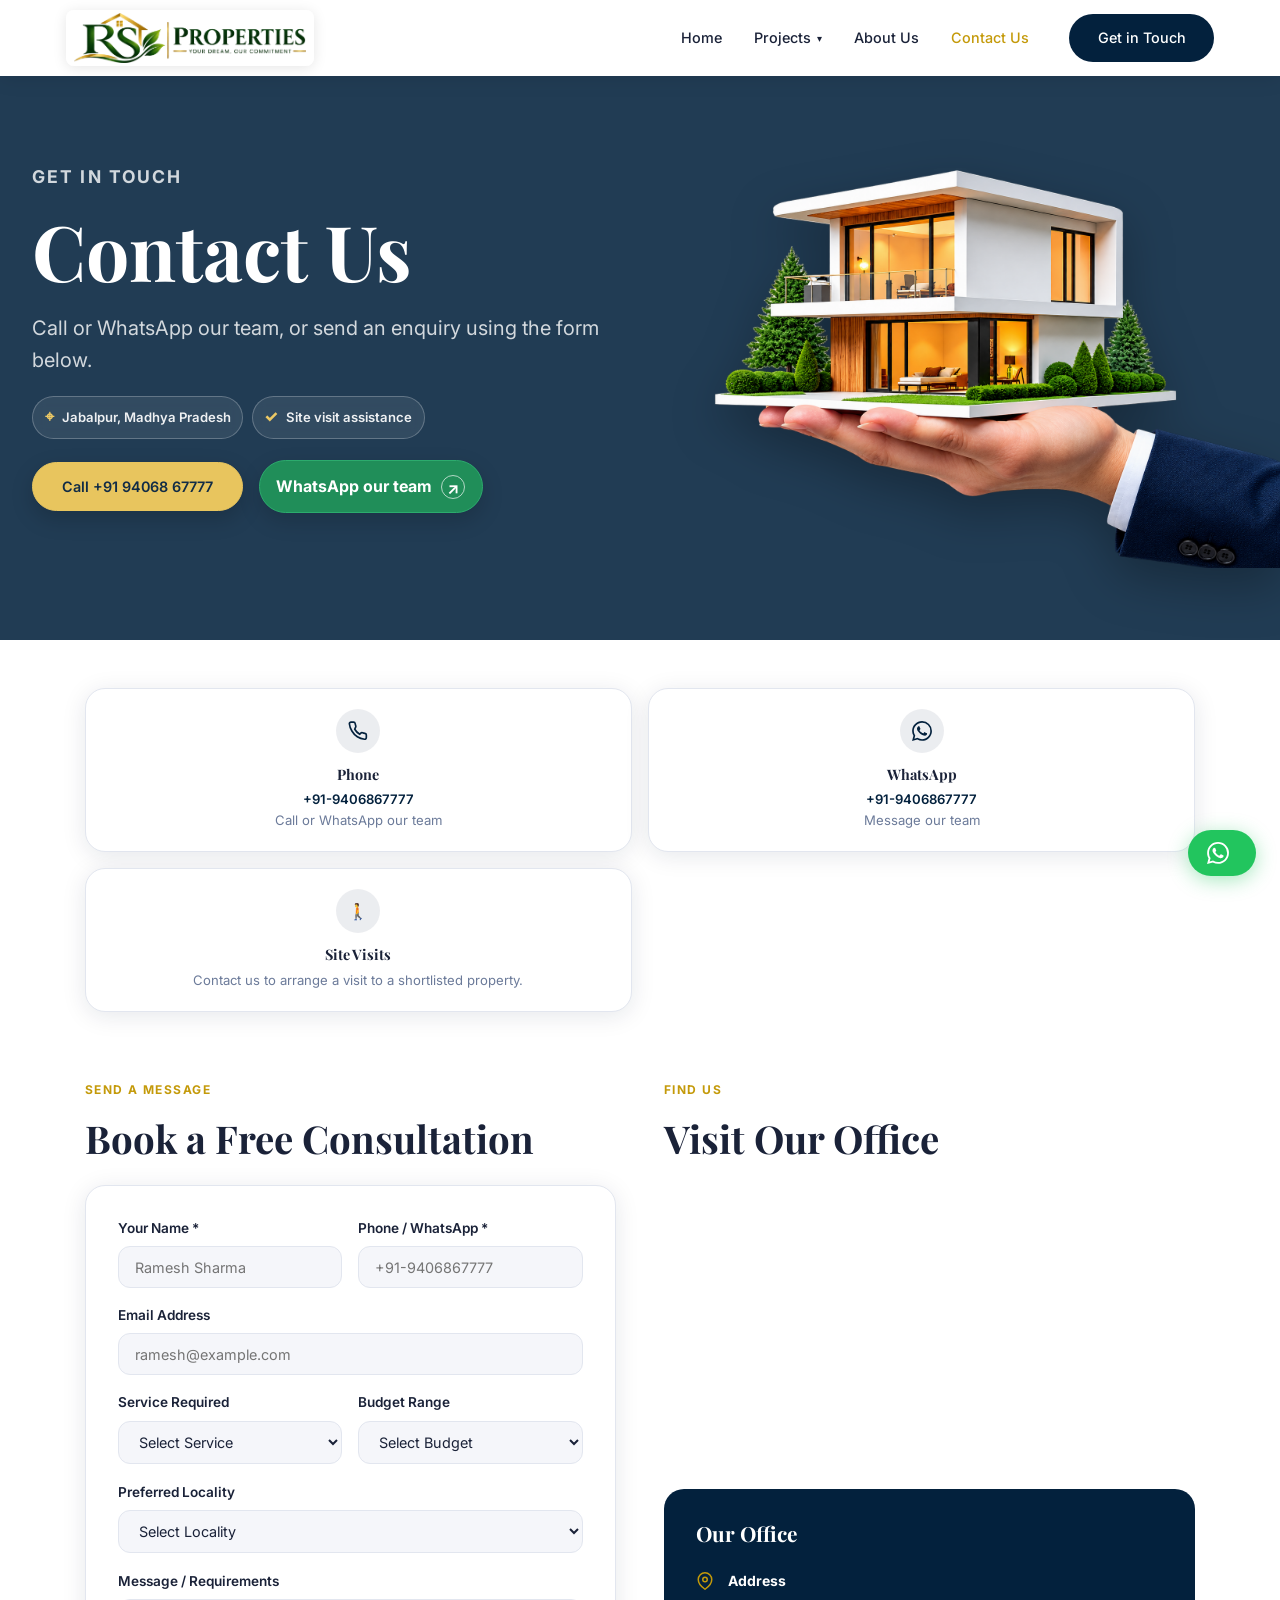
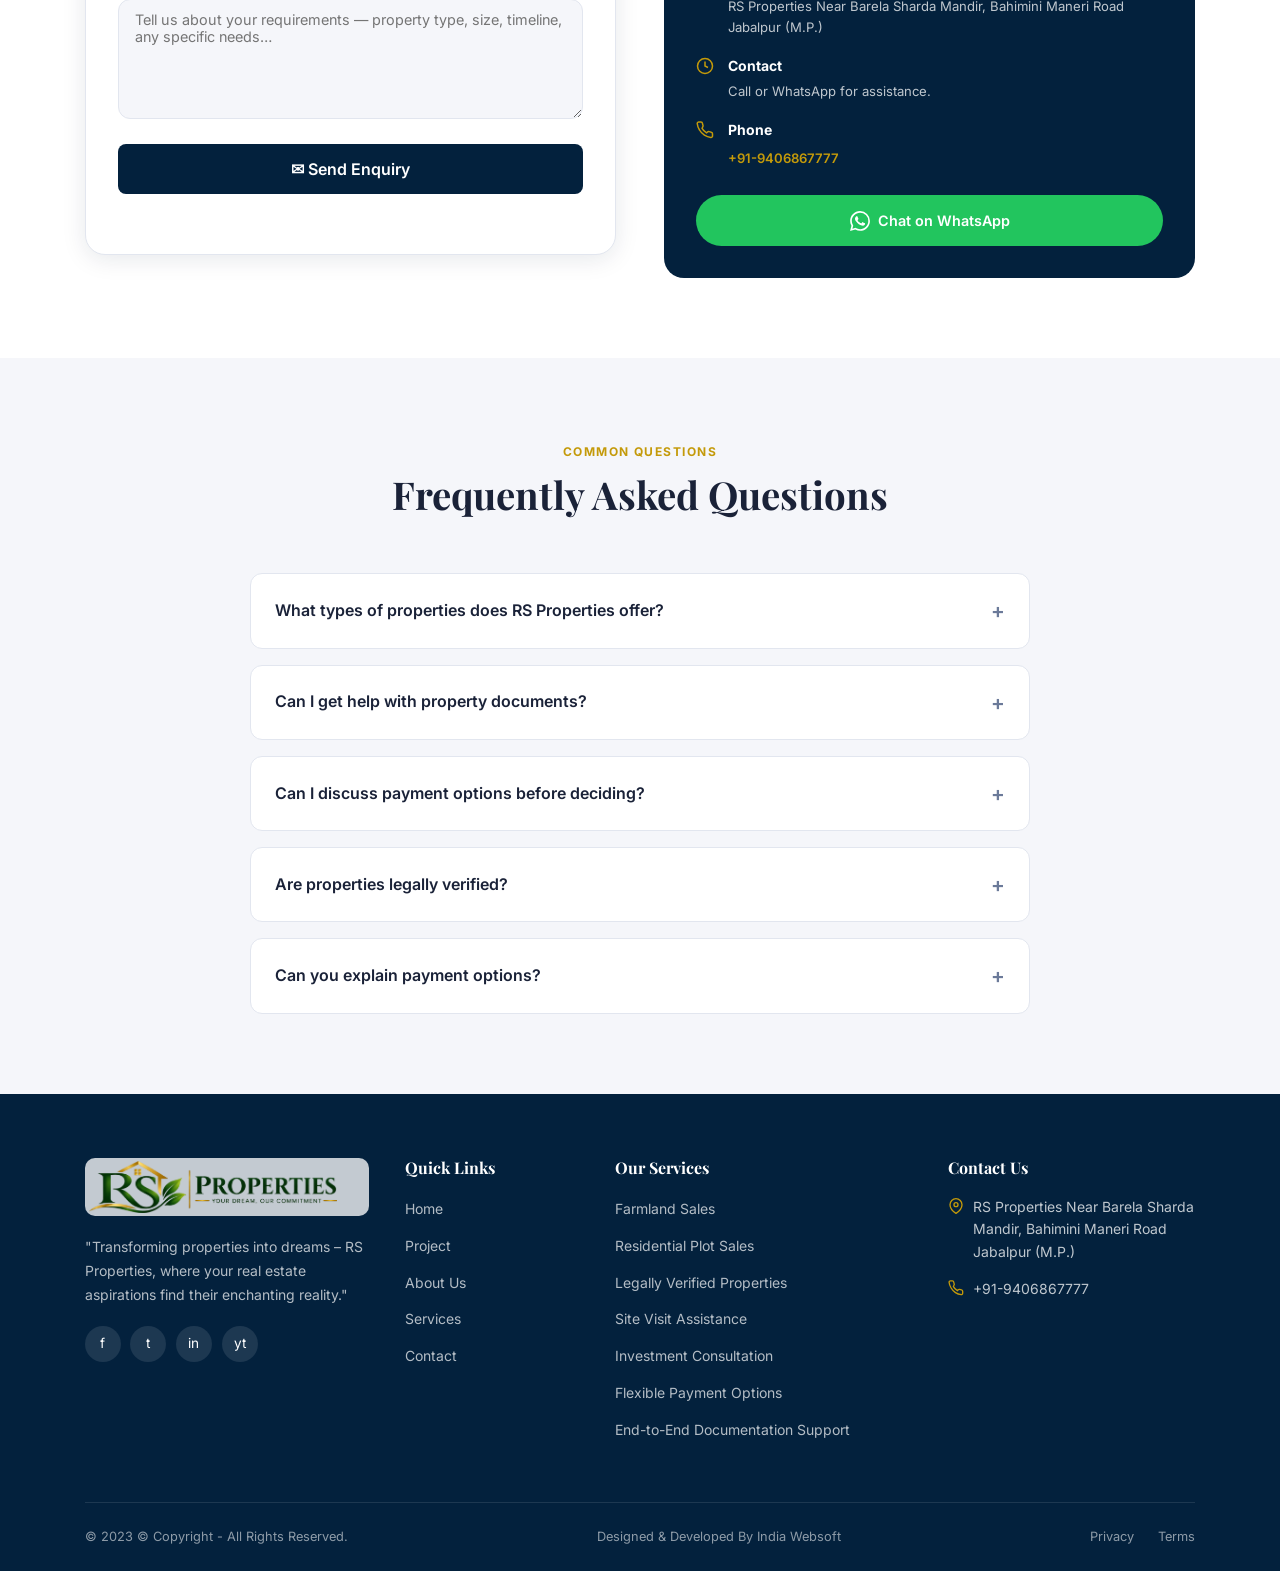
<file: contact.html>
<!DOCTYPE html>
<html lang="en">
<head>
<meta charset="UTF-8"/>
<meta name="viewport" content="width=device-width,initial-scale=1.0"/>
<meta name="description" content="Contact RS Properties in Jabalpur to ask about farmland, residential plots, site visits, and documentation support."/>
<title>Contact — RS Properties</title>
<link rel="stylesheet" href="css/style.css"/>
<link rel="icon" href="images/logo.png"/>
</head>
<body>

<nav class="navbar scrolled">
  <div class="container nav-inner">
    <a href="index.html" class="nav-logo"><img src="images/rs-properties-luxury-logo.png" alt="RS Properties"/></a>
    <div class="nav-links">
  <a href="index.html">Home</a>
  <details class="nav-dropdown">
    <summary>Projects <span class="dropdown-caret" aria-hidden="true">&#9662;</span></summary>
    <div class="nav-dropdown-menu">
      <a href="nature-view-farm.html">Nature View Farm</a>
      <a href="shree-ramlala-parisar.html">Shree Ramlala Parisar</a>
    </div>
  </details>
  <a href="about.html">About Us</a>
  <a href="contact.html">Contact Us</a>
  <a href="contact.html" class="btn btn-primary nav-cta">Get in Touch</a>
</div>
    <button class="nav-toggle"><span></span><span></span><span></span></button>
  </div>
</nav>
<div class="mobile-menu">
  <button class="mobile-close" aria-label="Close menu">&times;</button>
  <a href="index.html">Home</a>
  <details class="nav-dropdown mobile-properties-dropdown">
    <summary>Project <span class="dropdown-caret" aria-hidden="true">&#9662;</span></summary>
    <div class="nav-dropdown-menu">
      <a href="nature-view-farm.html">Nature View Farm</a>
      <a href="shree-ramlala-parisar.html">Shree Ramlala Parisar</a>
    </div>
  </details>
  <a href="about.html">About Us</a>
  <a href="contact.html">Contact Us</a>
  <a href="contact.html" class="btn btn-primary">Get in Touch</a>
</div>

<div class="page-hero contact-page-hero" style="background-image:url('https://images.unsplash.com/photo-1600585154340-be6161a56a0c?w=1600&q=70')">
  <div class="page-hero-overlay"></div>
  <div class="container page-hero-content contact-hero-layout">
    <div class="contact-hero-copy">
      <p class="page-hero-tag">Get in Touch</p>
      <h1>Contact Us</h1>
      <p>Call or WhatsApp our team, or send an enquiry using the form below.</p>
      <div class="contact-hero-highlights" aria-label="Contact support details">
        <span><i aria-hidden="true">⌖</i> Jabalpur, Madhya Pradesh</span>
        <span><i aria-hidden="true">✓</i> Site visit assistance</span>
      </div>
      <div class="contact-hero-actions">
        <a class="btn btn-primary" href="tel:+919406867777">Call +91 94068 67777</a>
        <a class="contact-hero-whatsapp" href="https://wa.me/919406867777" target="_blank" rel="noopener">WhatsApp our team <span aria-hidden="true">↗</span></a>
      </div>
    </div>
    <img class="contact-hero-art" src="images/contact-hero-house.png" alt="A modern home held in an open hand">
  </div>
</div>

<section style="padding:3rem 0 0">
  <div class="container">
    <div class="contact-info-cards">
      <div class="ci-card animate"><div class="ci-icon"><svg width="20" height="20" fill="none" stroke="currentColor" stroke-width="2" viewBox="0 0 24 24"><path d="M22 16.92v3a2 2 0 0 1-2.18 2 19.79 19.79 0 0 1-8.63-3.07A19.5 19.5 0 0 1 4.69 12a19.79 19.79 0 0 1-3.07-8.67A2 2 0 0 1 3.6 1.27h3a2 2 0 0 1 2 1.72 12.84 12.84 0 0 0 .7 2.81 2 2 0 0 1-.45 2.11L8.09 9.91a16 16 0 0 0 6 6l1.27-1.27a2 2 0 0 1 2.11-.45 12.84 12.84 0 0 0 2.81.7A2 2 0 0 1 22 16.92z"/></svg></div><h4>Phone</h4><a href="tel:+919406867777">+91-9406867777</a><p>Call or WhatsApp our team</p></div>
      <div class="ci-card animate"><div class="ci-icon"><svg width="20" height="20" viewBox="0 0 24 24" fill="currentColor"><path d="M17.472 14.382c-.297-.149-1.758-.867-2.03-.967-.273-.099-.471-.148-.67.15-.197.297-.767.966-.94 1.164-.173.199-.347.223-.644.075-.297-.15-1.255-.463-2.39-1.475-.883-.788-1.48-1.761-1.653-2.059-.173-.297-.018-.458.13-.606.134-.133.298-.347.446-.52.149-.174.198-.298.298-.497.099-.198.05-.371-.025-.52-.075-.149-.669-1.612-.916-2.207-.242-.579-.487-.5-.669-.51-.173-.008-.371-.01-.57-.01-.198 0-.52.074-.792.372-.272.297-1.04 1.016-1.04 2.479 0 1.462 1.065 2.875 1.213 3.074.149.198 2.096 3.2 5.077 4.487.709.306 1.262.489 1.694.625.712.227 1.36.195 1.871.118.571-.085 1.758-.719 2.006-1.413.248-.694.248-1.289.173-1.413-.074-.124-.272-.198-.57-.347m-5.421 7.403h-.004a9.87 9.87 0 0 1-5.031-1.378l-.361-.214-3.741.982.998-3.648-.235-.374a9.86 9.86 0 0 1-1.51-5.26c.001-5.45 4.436-9.884 9.888-9.884 2.64 0 5.122 1.03 6.988 2.898a9.825 9.825 0 0 1 2.893 6.994c-.003 5.45-4.437 9.884-9.885 9.884m8.413-18.297A11.815 11.815 0 0 0 12.05 0C5.495 0 .16 5.335.157 11.892c0 2.096.547 4.142 1.588 5.945L.057 24l6.305-1.654a11.882 11.882 0 0 0 5.683 1.448h.005c6.554 0 11.89-5.335 11.893-11.893a11.821 11.821 0 0 0-3.48-8.413Z"/></svg></div><h4>WhatsApp</h4>
      <a href="https://wa.me/919406867777" target="_blank">+91-9406867777</a><p>Message our team</p></div>

      <div class="ci-card animate"><div class="ci-icon" aria-hidden="true">&#128694;</div><h4>Site Visits</h4><p>Contact us to arrange a visit to a shortlisted property.</p></div>
    </div>
  </div>
</section>

<section style="padding:2rem 0 5rem">
  <div class="container">
    <div class="contact-grid">
      <div class="animate">
        <span class="section-tag">Send a Message</span>
        <h2 class="section-title" style="margin-top:.4rem;margin-bottom:1.5rem">Book a Free Consultation</h2>
        <div class="contact-form">
          <form id="contact-form">
            <div class="form-row">
              <div class="form-group"><label for="contact-name">Your Name *</label><input id="contact-name" name="name" type="text" placeholder="Ramesh Sharma" autocomplete="name" required/></div>
              <div class="form-group"><label for="contact-phone">Phone / WhatsApp *</label><input id="contact-phone" name="phone" type="tel" placeholder="+91-9406867777" autocomplete="tel" required/></div>
            </div>
            <div class="form-group"><label for="contact-email">Email Address</label><input id="contact-email" name="email" type="email" placeholder="ramesh@example.com" autocomplete="email"/></div>
            <div class="form-row">
              <div class="form-group"><label for="contact-service">Service Required</label><select id="contact-service" name="service"><option value="">Select Service</option><option>Farmland Sales</option><option>Residential Plot Sales</option><option>Legally Verified Properties</option><option>Site Visit Assistance</option><option>Investment Consultation</option><option>Flexible Payment Options</option><option>End-to-End Documentation Support</option></select></div>
              <div class="form-group"><label for="contact-budget">Budget Range</label><select id="contact-budget" name="budget"><option value="">Select Budget</option><option>Under &#8377;20L</option><option>&#8377;20L–&#8377;50L</option><option>&#8377;50L–&#8377;1Cr</option><option>&#8377;1Cr–&#8377;2Cr</option><option>Above &#8377;2Cr</option></select></div>
            </div>
            <div class="form-group"><label for="contact-locality">Preferred Locality</label><select id="contact-locality" name="locality"><option value="">Select Locality</option><option>Vijay Nagar</option><option>Civil Lines</option><option>Gorakhpur</option><option>Napier Town</option><option>Adhartal</option><option>Khamaria</option><option>Bargi Hills</option><option>Damoh Naka</option><option>Any / Open to Suggestions</option></select></div>
            <div class="form-group"><label for="contact-message">Message / Requirements</label><textarea id="contact-message" name="message" placeholder="Tell us about your requirements — property type, size, timeline, any specific needs…"></textarea></div>
            <div class="form-group form-trap" aria-hidden="true"><label for="contact-website">Website</label><input id="contact-website" name="website" type="text" tabindex="-1" autocomplete="off"/></div>
            <button type="submit" class="btn btn-primary w-full" style="height:50px;justify-content:center;border-radius:8px;font-size:1rem">&#9993; Send Enquiry</button>
            <p id="form-status" class="form-status" role="status" aria-live="polite"></p>
          </form>
          <div id="success-message" class="success-message">
            <div class="success-icon">&#10003;</div>
            <h3 style="margin-bottom:.5rem">Thank You!</h3>
            <p style="color:var(--muted)">Your enquiry has been received. Our team will contact you using the details you provided.</p>
            <p style="color:var(--muted);margin-top:.5rem">To contact us directly: <a href="tel:+919406867777" style="color:var(--primary);font-weight:600">+91-9406867777</a></p>
          </div>
        </div>
      </div>
      <div class="animate">
        <span class="section-tag">Find Us</span>
        <h2 class="section-title" style="margin-top:.4rem;margin-bottom:1.5rem">Visit Our Office</h2>
        <div class="map-container" style="margin-bottom:1.5rem">
          <iframe src="https://maps.google.com/maps?q=RS%20Properties%20Near%20Barela%20Sharda%20Mandir%2C%20Bahimini%20Maneri%20Road%2C%20Jabalpur%20Madhya%20Pradesh&output=embed" allowfullscreen loading="lazy" referrerpolicy="no-referrer-when-downgrade" title="RS Properties Office Location"></iframe>
        </div>
        <div class="office-card">
          <h3>Our Office</h3>
          <div class="office-row"><svg class="office-row-icon" width="18" height="18" fill="none" stroke="currentColor" stroke-width="2" viewBox="0 0 24 24"><path d="M21 10c0 7-9 13-9 13S3 17 3 10a9 9 0 0 1 18 0z"/><circle cx="12" cy="10" r="3"/></svg><div><strong>Address</strong><p>RS Properties Near Barela Sharda Mandir, Bahimini Maneri Road Jabalpur (M.P.)</p></div></div>
          <div class="office-row"><svg class="office-row-icon" width="18" height="18" fill="none" stroke="currentColor" stroke-width="2" viewBox="0 0 24 24"><circle cx="12" cy="12" r="10"/><polyline points="12 6 12 12 16 14"/></svg><div><strong>Contact</strong><p>Call or WhatsApp for assistance.</p></div></div>
          <div class="office-row"><svg class="office-row-icon" width="18" height="18" fill="none" stroke="currentColor" stroke-width="2" viewBox="0 0 24 24"><path d="M22 16.92v3a2 2 0 0 1-2.18 2 19.79 19.79 0 0 1-8.63-3.07A19.5 19.5 0 0 1 4.69 12a19.79 19.79 0 0 1-3.07-8.67A2 2 0 0 1 3.6 1.27h3a2 2 0 0 1 2 1.72 12.84 12.84 0 0 0 .7 2.81 2 2 0 0 1-.45 2.11L8.09 9.91a16 16 0 0 0 6 6l1.27-1.27a2 2 0 0 1 2.11-.45 12.84 12.84 0 0 0 2.81.7A2 2 0 0 1 22 16.92z"/></svg><div><strong>Phone</strong><a href="tel:+919406867777">+91-9406867777</a></div></div>

          <a href="https://wa.me/919406867777" target="_blank" rel="noopener" class="wa-btn"><svg width="20" height="20" viewBox="0 0 24 24" fill="currentColor"><path d="M17.472 14.382c-.297-.149-1.758-.867-2.03-.967-.273-.099-.471-.148-.67.15-.197.297-.767.966-.94 1.164-.173.199-.347.223-.644.075-.297-.15-1.255-.463-2.39-1.475-.883-.788-1.48-1.761-1.653-2.059-.173-.297-.018-.458.13-.606.134-.133.298-.347.446-.52.149-.174.198-.298.298-.497.099-.198.05-.371-.025-.52-.075-.149-.669-1.612-.916-2.207-.242-.579-.487-.5-.669-.51-.173-.008-.371-.01-.57-.01-.198 0-.52.074-.792.372-.272.297-1.04 1.016-1.04 2.479 0 1.462 1.065 2.875 1.213 3.074.149.198 2.096 3.2 5.077 4.487.709.306 1.262.489 1.694.625.712.227 1.36.195 1.871.118.571-.085 1.758-.719 2.006-1.413.248-.694.248-1.289.173-1.413-.074-.124-.272-.198-.57-.347m-5.421 7.403h-.004a9.87 9.87 0 0 1-5.031-1.378l-.361-.214-3.741.982.998-3.648-.235-.374a9.86 9.86 0 0 1-1.51-5.26c.001-5.45 4.436-9.884 9.888-9.884 2.64 0 5.122 1.03 6.988 2.898a9.825 9.825 0 0 1 2.893 6.994c-.003 5.45-4.437 9.884-9.885 9.884m8.413-18.297A11.815 11.815 0 0 0 12.05 0C5.495 0 .16 5.335.157 11.892c0 2.096.547 4.142 1.588 5.945L.057 24l6.305-1.654a11.882 11.882 0 0 0 5.683 1.448h.005c6.554 0 11.89-5.335 11.893-11.893a11.821 11.821 0 0 0-3.48-8.413Z"/></svg>Chat on WhatsApp</a>
        </div>
      </div>
    </div>
  </div>
</section>

<section class="bg-light">
  <div class="container" style="max-width:860px">
    <div class="section-header animate"><span class="section-tag">Common Questions</span><h2 class="section-title">Frequently Asked Questions</h2></div>
    <div style="display:flex;flex-direction:column;gap:1rem">
      <details style="background:#fff;border-radius:12px;padding:1.25rem 1.5rem;border:1px solid var(--border)" class="animate"><summary style="font-weight:600;cursor:pointer;list-style:none;display:flex;justify-content:space-between;align-items:center">What types of properties does RS Properties offer?<span style="font-size:1.3rem;color:var(--muted)">+</span></summary><p style="color:var(--muted);margin-top:.9rem;font-size:.9rem;line-height:1.7">RS Properties offers farmland and residential plots in and around Jabalpur. Contact our team to discuss current options.</p></details>
      <details style="background:#fff;border-radius:12px;padding:1.25rem 1.5rem;border:1px solid var(--border)" class="animate"><summary style="font-weight:600;cursor:pointer;list-style:none;display:flex;justify-content:space-between;align-items:center">Can I get help with property documents?<span style="font-size:1.3rem;color:var(--muted)">+</span></summary><p style="color:var(--muted);margin-top:.9rem;font-size:.9rem;line-height:1.7">Yes. End-to-end documentation support is available, along with assistance reviewing property documents.</p></details>
      <details style="background:#fff;border-radius:12px;padding:1.25rem 1.5rem;border:1px solid var(--border)" class="animate"><summary style="font-weight:600;cursor:pointer;list-style:none;display:flex;justify-content:space-between;align-items:center">Can I discuss payment options before deciding?<span style="font-size:1.3rem;color:var(--muted)">+</span></summary><p style="color:var(--muted);margin-top:.9rem;font-size:.9rem;line-height:1.7">Yes. Contact us to discuss the payment options available for the property you are considering.</p></details>
      <details style="background:#fff;border-radius:12px;padding:1.25rem 1.5rem;border:1px solid var(--border)" class="animate"><summary style="font-weight:600;cursor:pointer;list-style:none;display:flex;justify-content:space-between;align-items:center">Are properties legally verified?<span style="font-size:1.3rem;color:var(--muted)">+</span></summary><p style="color:var(--muted);margin-top:.9rem;font-size:.9rem;line-height:1.7">RS Properties offers legally verified properties and can assist you with reviewing property documents. Ask our team about the documents for a specific property.</p></details>
      <details style="background:#fff;border-radius:12px;padding:1.25rem 1.5rem;border:1px solid var(--border)" class="animate"><summary style="font-weight:600;cursor:pointer;list-style:none;display:flex;justify-content:space-between;align-items:center">Can you explain payment options?<span style="font-size:1.3rem;color:var(--muted)">+</span></summary><p style="color:var(--muted);margin-top:.9rem;font-size:.9rem;line-height:1.7">Flexible payment options are available for discussion. Contact us about the property you are considering.</p></details>
    </div>
  </div>
</section>

<footer class="footer">
  <div class="container">
    <div class="footer-grid">
      <div><div class="footer-logo"><img src="images/rs-properties-luxury-logo.png" alt="RS Properties — Your Dream, Our Commitment"/></div><p class="footer-desc">"Transforming properties into dreams – RS Properties, where your real estate aspirations find their enchanting reality."</p><div class="footer-social"><a href="#" class="social-btn">f</a><a href="#" class="social-btn">t</a><a href="#" class="social-btn">in</a><a href="#" class="social-btn">yt</a></div></div>
      <div><h4 class="footer-heading">Quick Links</h4><ul class="footer-links"><li><a href="index.html">Home</a></li><li><a href="properties.html">Project</a></li><li><a href="about.html">About Us</a></li><li><a href="services.html">Services</a></li><li><a href="contact.html">Contact</a></li></ul></div>
      <div><h4 class="footer-heading">Our Services</h4><ul class="footer-links"><li><a href="services.html">Farmland Sales</a></li><li><a href="services.html">Residential Plot Sales</a></li><li><a href="services.html">Legally Verified Properties</a></li><li><a href="services.html">Site Visit Assistance</a></li><li><a href="services.html">Investment Consultation</a></li><li><a href="services.html">Flexible Payment Options</a></li><li><a href="services.html">End-to-End Documentation Support</a></li></ul></div>
      <div><h4 class="footer-heading">Contact Us</h4><ul class="footer-contact"><li><svg width="16" height="16" fill="none" stroke="currentColor" stroke-width="2" viewBox="0 0 24 24"><path d="M21 10c0 7-9 13-9 13S3 17 3 10a9 9 0 0 1 18 0z"/><circle cx="12" cy="10" r="3"/></svg><span>RS Properties Near Barela Sharda Mandir, Bahimini Maneri Road Jabalpur (M.P.)</span></li><li><svg width="16" height="16" fill="none" stroke="currentColor" stroke-width="2" viewBox="0 0 24 24"><path d="M22 16.92v3a2 2 0 0 1-2.18 2 19.79 19.79 0 0 1-8.63-3.07A19.5 19.5 0 0 1 4.69 12a19.79 19.79 0 0 1-3.07-8.67A2 2 0 0 1 3.6 1.27h3a2 2 0 0 1 2 1.72 12.84 12.84 0 0 0 .7 2.81 2 2 0 0 1-.45 2.11L8.09 9.91a16 16 0 0 0 6 6l1.27-1.27a2 2 0 0 1 2.11-.45 12.84 12.84 0 0 0 2.81.7A2 2 0 0 1 22 16.92z"/></svg>
        <a href="tel:+919406867777">+91-9406867777</a></li></ul></div>
    </div>
    <div class="footer-bottom"><span>&copy; 2023 © Copyright - All Rights Reserved.</span>
      <span>               Designed & Developed By India Websoft</span><div class="footer-bottom-links"><a href="#">Privacy</a><a href="#">Terms</a></div></div>
  </div>
</footer>
<a href="https://wa.me/919406867777" class="wa-float" target="_blank" rel="noopener"><svg width="22" height="22" viewBox="0 0 24 24" fill="currentColor"><path d="M17.472 14.382c-.297-.149-1.758-.867-2.03-.967-.273-.099-.471-.148-.67.15-.197.297-.767.966-.94 1.164-.173.199-.347.223-.644.075-.297-.15-1.255-.463-2.39-1.475-.883-.788-1.48-1.761-1.653-2.059-.173-.297-.018-.458.13-.606.134-.133.298-.347.446-.52.149-.174.198-.298.298-.497.099-.198.05-.371-.025-.52-.075-.149-.669-1.612-.916-2.207-.242-.579-.487-.5-.669-.51-.173-.008-.371-.01-.57-.01-.198 0-.52.074-.792.372-.272.297-1.04 1.016-1.04 2.479 0 1.462 1.065 2.875 1.213 3.074.149.198 2.096 3.2 5.077 4.487.709.306 1.262.489 1.694.625.712.227 1.36.195 1.871.118.571-.085 1.758-.719 2.006-1.413.248-.694.248-1.289.173-1.413-.074-.124-.272-.198-.57-.347m-5.421 7.403h-.004a9.87 9.87 0 0 1-5.031-1.378l-.361-.214-3.741.982.998-3.648-.235-.374a9.86 9.86 0 0 1-1.51-5.26c.001-5.45 4.436-9.884 9.888-9.884 2.64 0 5.122 1.03 6.988 2.898a9.825 9.825 0 0 1 2.893 6.994c-.003 5.45-4.437 9.884-9.885 9.884m8.413-18.297A11.815 11.815 0 0 0 12.05 0C5.495 0 .16 5.335.157 11.892c0 2.096.547 4.142 1.588 5.945L.057 24l6.305-1.654a11.882 11.882 0 0 0 5.683 1.448h.005c6.554 0 11.89-5.335 11.893-11.893a11.821 11.821 0 0 0-3.48-8.413Z"/></svg><span>WhatsApp</span></a>
<script src="js/config.js"></script>
<script src="js/main.js"></script>
</body>
</html>
</file>
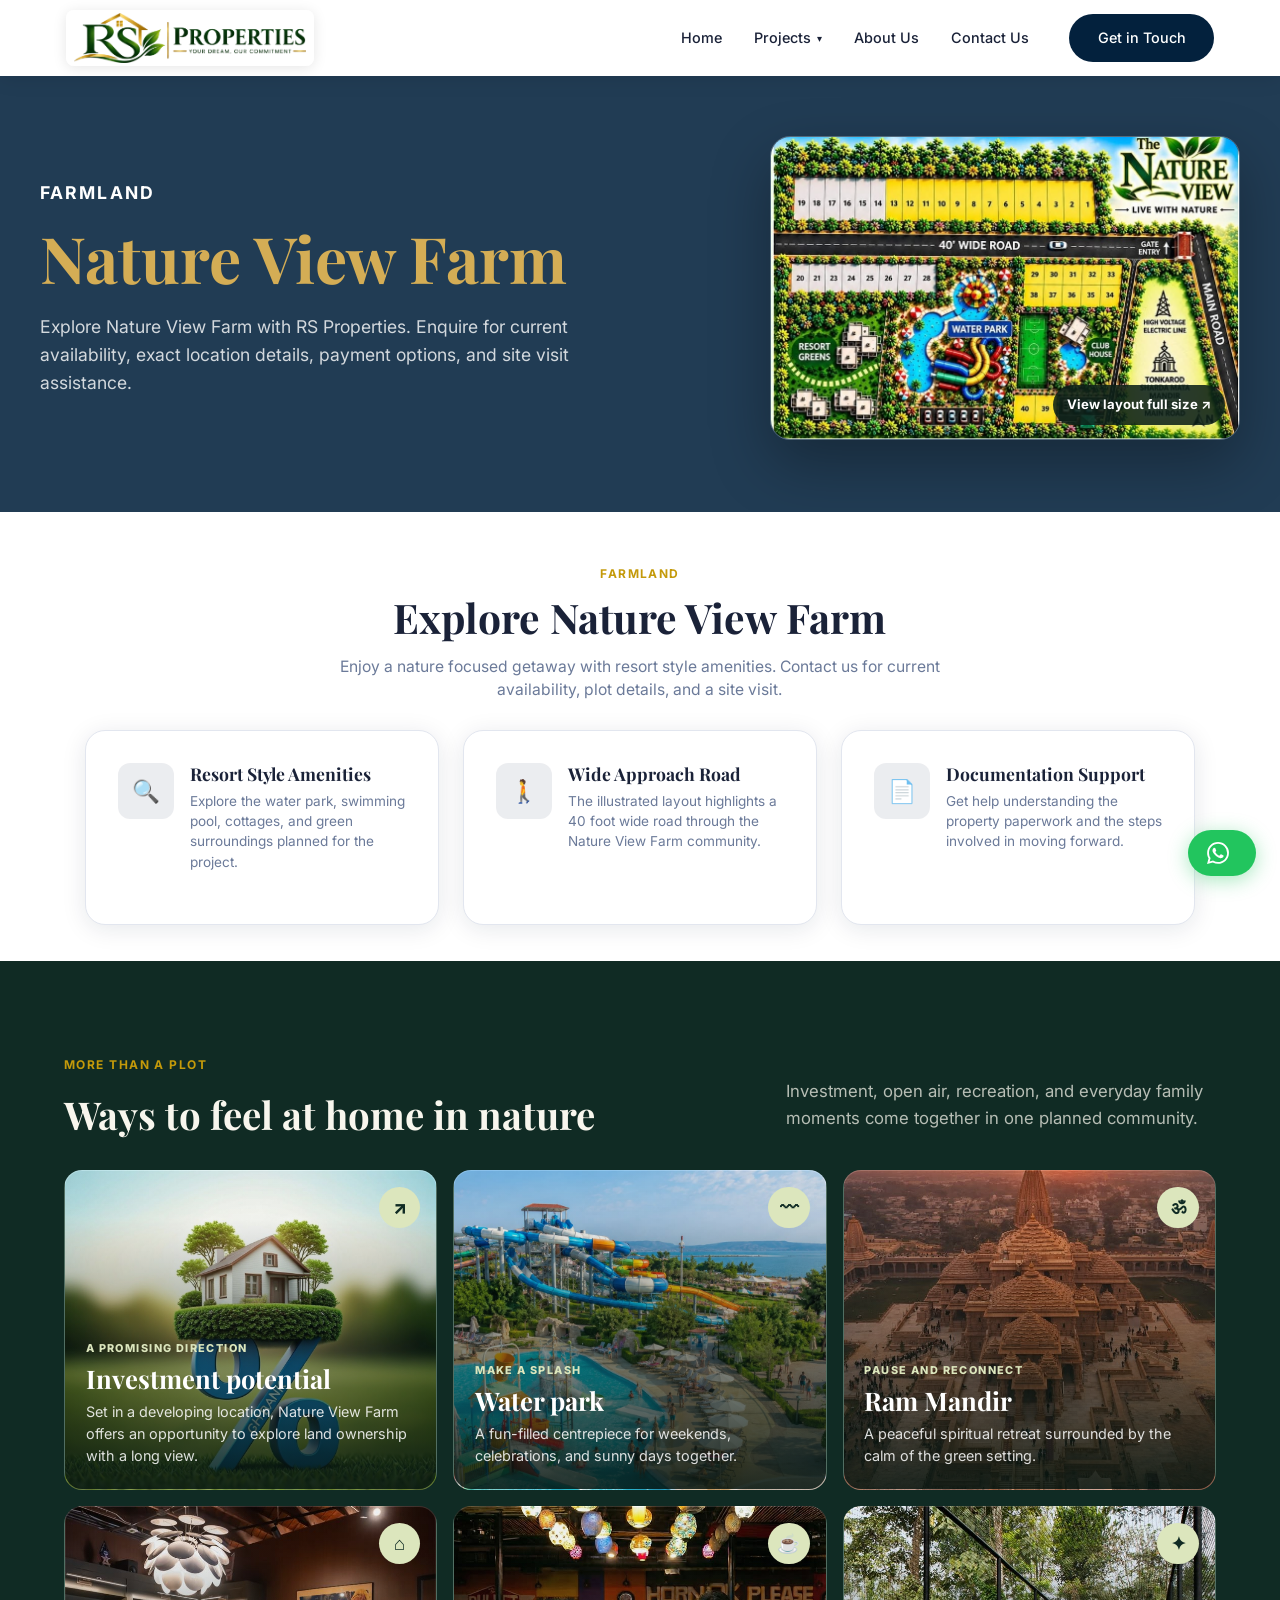
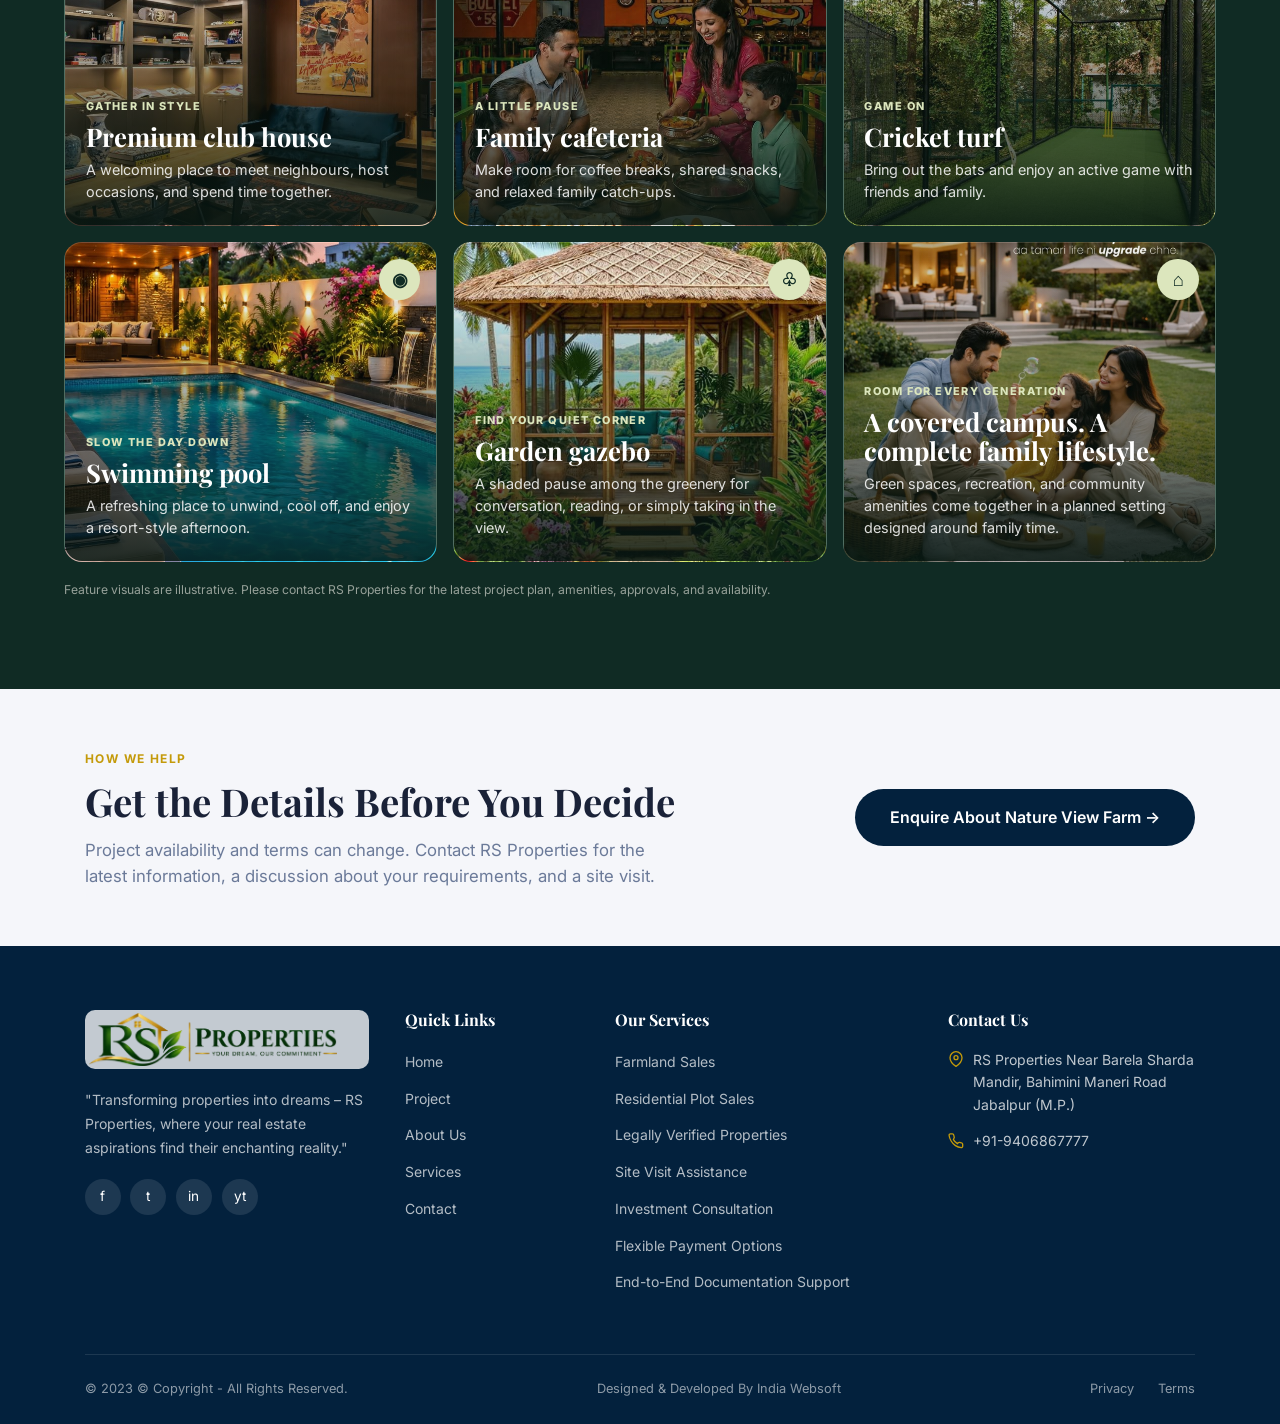
<file: nature-view-farm.html>
<!DOCTYPE html>
<html lang="en">
<head>
<meta charset="UTF-8"/>
<meta name="viewport" content="width=device-width,initial-scale=1.0"/>
<meta name="description" content="Explore Nature View Farm with RS Properties. Enquire for current availability, exact location details, payment options, and site visit assistance."/>
<title>Nature View Farm &mdash; RS Properties</title>
<link rel="stylesheet" href="css/style.css"/>
<link rel="icon" href="images/logo.png"/>
</head>
<body>
<nav class="navbar scrolled">
  <div class="container nav-inner">
    <a href="index.html" class="nav-logo"><img src="images/rs-properties-luxury-logo.png" alt="RS Properties"/></a>
    <div class="nav-links">
  <a href="index.html">Home</a>
  <details class="nav-dropdown">
    <summary>Projects <span class="dropdown-caret" aria-hidden="true">&#9662;</span></summary>
    <div class="nav-dropdown-menu">
      <a href="nature-view-farm.html">Nature View Farm</a>
      <a href="shree-ramlala-parisar.html">Shree Ramlala Parisar</a>
    </div>
  </details>
  <a href="about.html">About Us</a>
  <a href="contact.html">Contact Us</a>
  <a href="contact.html" class="btn btn-primary nav-cta">Get in Touch</a>
</div>
    <button class="nav-toggle" aria-label="Toggle menu"><span></span><span></span><span></span></button>
  </div>
</nav>
<div class="mobile-menu">
  <button class="mobile-close" aria-label="Close menu">&times;</button>
  <a href="index.html">Home</a>
  <details class="nav-dropdown mobile-properties-dropdown">
    <summary>Project <span class="dropdown-caret" aria-hidden="true">&#9662;</span></summary>
    <div class="nav-dropdown-menu">
      <a href="nature-view-farm.html">Nature View Farm</a>
      <a href="shree-ramlala-parisar.html">Shree Ramlala Parisar</a>
    </div>
  </details>
  <a href="about.html">About Us</a>
  <a href="contact.html">Contact Us</a>
  <a href="contact.html" class="btn btn-primary">Get in Touch</a>
</div>
<div class="page-hero project-page-hero">
  <div class="page-hero-overlay"></div>
  <div class="container page-hero-content">
    <div class="project-hero-layout">
      <div class="project-hero-copy">
        <p class="page-hero-tag">Farmland</p>
        <h1 class="nature-view-title">Nature View Farm</h1>
        <p>Explore Nature View Farm with RS Properties. Enquire for current availability, exact location details, payment options, and site visit assistance.</p>
      </div>
      <a class="project-hero-image" href="images/nature-view-farm-layout.png" target="_blank" rel="noopener" aria-label="View the Nature View Farm site layout full size">
        <img src="images/nature-view-farm-layout.png" alt="Nature View Farm site layout with plots, water park, resort greens, clubhouse, and main road">
        <span>View layout full size ↗</span>
      </a>
    </div>
  </div>
</div>

<section class="nature-overview-section">
  <div class="container">
    <div class="section-header">
      <span class="section-tag">Farmland</span>
      <h2 class="section-title">Explore Nature View Farm</h2>
      <p class="section-sub">Enjoy a nature focused getaway with resort style amenities. Contact us for current availability, plot details, and a site visit.</p>
    </div>
    <div class="service-detail-grid project-support-grid">
      <article class="service-detail-card"><div class="sd-header"><div class="sd-icon" aria-hidden="true">&#128269;</div><div><h3>Resort Style Amenities</h3><p>Explore the water park, swimming pool, cottages, and green surroundings planned for the project.</p></div></div></article>
      <article class="service-detail-card"><div class="sd-header"><div class="sd-icon" aria-hidden="true">&#128694;</div><div><h3>Wide Approach Road</h3><p>The illustrated layout highlights a 40 foot wide road through the Nature View Farm community.</p></div></div></article>
      <article class="service-detail-card"><div class="sd-header"><div class="sd-icon" aria-hidden="true">&#128196;</div><div><h3>Documentation Support</h3><p>Get help understanding the property paperwork and the steps involved in moving forward.</p></div></div></article>
    </div>
  </div>
</section>

<section class="nature-life-section">
  <div class="container">
    <div class="nature-life-intro">
      <div><span class="section-tag">More Than A Plot</span><h2 class="section-title">Ways to feel at home in nature</h2></div>
      <p class="section-sub">Investment, open air, recreation, and everyday family moments come together in one planned community.</p>
    </div>
    <div class="nature-life-grid">
      <article class="nature-life-card nature-life-card-featured" style="background-image:url('images/nature-development-potential.jpg')"><div class="life-icon" aria-hidden="true">↗</div><div class="life-copy"><p class="life-kicker">A promising direction</p><h3>Investment potential</h3><p>Set in a developing location, Nature View Farm offers an opportunity to explore land ownership with a long view.</p></div></article>
      <article class="nature-life-card" style="background-image:url('images/nature-water-park.jpg')"><div class="life-icon" aria-hidden="true">〰</div><div class="life-copy"><p class="life-kicker">Make a splash</p><h3>Water park</h3><p>A fun-filled centrepiece for weekends, celebrations, and sunny days together.</p></div></article>
      <article class="nature-life-card" style="background-image:url('images/nature-ram-mandir.jpg')"><div class="life-icon" aria-hidden="true">ॐ</div><div class="life-copy"><p class="life-kicker">Pause and reconnect</p><h3>Ram Mandir </h3><p>A peaceful spiritual retreat surrounded by the calm of the green setting.</p></div></article>
      <article class="nature-life-card" style="background-image:url('images/nature-clubhouse-lounge.jpg')"><div class="life-icon" aria-hidden="true">⌂</div><div class="life-copy"><p class="life-kicker">Gather in style</p><h3>Premium club house</h3><p>A welcoming place to meet neighbours, host occasions, and spend time together.</p></div></article>
      <article class="nature-life-card" style="background-image:url('images/nature-family-cafeteria.jpg')"><div class="life-icon" aria-hidden="true">☕</div><div class="life-copy"><p class="life-kicker">A little pause</p><h3>Family cafeteria</h3><p>Make room for coffee breaks, shared snacks, and relaxed family catch-ups.</p></div></article>
      <article class="nature-life-card" style="background-image:url('images/nature-cricket-turf.jpg')"><div class="life-icon" aria-hidden="true">✦</div><div class="life-copy"><p class="life-kicker">Game on</p><h3>Cricket turf</h3><p>Bring out the bats and enjoy an active game with friends and family.</p></div></article>
      <article class="nature-life-card" style="background-image:url('images/nature-swimming-pool.jpg')"><div class="life-icon" aria-hidden="true">◉</div><div class="life-copy"><p class="life-kicker">Slow the day down</p><h3>Swimming pool</h3><p>A refreshing place to unwind, cool off, and enjoy a resort-style afternoon.</p></div></article>
      <article class="nature-life-card" style="background-image:url('images/nature-garden-gazebo.jpg')"><div class="life-icon" aria-hidden="true">♧</div><div class="life-copy"><p class="life-kicker">Find your quiet corner</p><h3>Garden gazebo</h3><p>A shaded pause among the greenery for conversation, reading, or simply taking in the view.</p></div></article>
      <article class="nature-life-card nature-life-card-wide" style="background-image:url('images/nature-family-lifestyle.jpg');background-position:center 58%"><div class="life-icon" aria-hidden="true">⌂</div><div class="life-copy"><p class="life-kicker">Room for every generation</p><h3>A covered campus. A complete family lifestyle.</h3><p>Green spaces, recreation, and community amenities come together in a planned setting designed around family time.</p></div></article>
    </div>
    <p class="nature-life-note">Feature visuals are illustrative. Please contact RS Properties for the latest project plan, amenities, approvals, and availability.</p>
  </div>
</section>

<section style="background:var(--light);padding:3.5rem 0">
  <div class="container project-next-steps">
    <div><span class="section-tag">How We Help</span><h2 class="section-title">Get the Details Before You Decide</h2><p class="section-sub">Project availability and terms can change. Contact RS Properties for the latest information, a discussion about your requirements, and a site visit.</p></div>
    <a href="contact.html" class="btn btn-primary btn-lg">Enquire About Nature View Farm &rarr;</a>
  </div>
</section>
<footer class="footer">
  <div class="container">
    <div class="footer-grid">
      <div>
        <div class="footer-logo"><img src="images/rs-properties-luxury-logo.png" alt="RS Properties — Your Dream, Our Commitment"/></div>
        <p class="footer-desc">"Transforming properties into dreams – RS Properties, where your real estate aspirations find their enchanting reality."</p>
        <div class="footer-social"><a href="#" class="social-btn">f</a><a href="#" class="social-btn">t</a><a href="#" class="social-btn">in</a><a href="#" class="social-btn">yt</a></div>
      </div>
      <div>
        <h4 class="footer-heading">Quick Links</h4>
        <ul class="footer-links"><li><a href="index.html">Home</a></li><li><a href="properties.html">Project</a></li><li><a href="about.html">About Us</a></li><li><a href="services.html">Services</a></li><li><a href="contact.html">Contact</a></li></ul>
      </div>
      <div>
        <h4 class="footer-heading">Our Services</h4>
        <ul class="footer-links"><li><a href="services.html">Farmland Sales</a></li><li><a href="services.html">Residential Plot Sales</a></li><li><a href="services.html">Legally Verified Properties</a></li><li><a href="services.html">Site Visit Assistance</a></li><li><a href="services.html">Investment Consultation</a></li><li><a href="services.html">Flexible Payment Options</a></li><li><a href="services.html">End-to-End Documentation Support</a></li></ul>
      </div>
      <div>
        <h4 class="footer-heading">Contact Us</h4>
        <ul class="footer-contact">
          <li><svg width="16" height="16" fill="none" stroke="currentColor" stroke-width="2" viewBox="0 0 24 24"><path d="M21 10c0 7-9 13-9 13S3 17 3 10a9 9 0 0 1 18 0z"/><circle cx="12" cy="10" r="3"/></svg><span>RS Properties Near Barela Sharda Mandir, Bahimini Maneri Road Jabalpur (M.P.)</span></li>
          <li><svg width="16" height="16" fill="none" stroke="currentColor" stroke-width="2" viewBox="0 0 24 24"><path d="M22 16.92v3a2 2 0 0 1-2.18 2 19.79 19.79 0 0 1-8.63-3.07A19.5 19.5 0 0 1 4.69 12a19.79 19.79 0 0 1-3.07-8.67A2 2 0 0 1 3.6 1.27h3a2 2 0 0 1 2 1.72 12.84 12.84 0 0 0 .7 2.81 2 2 0 0 1-.45 2.11L8.09 9.91a16 16 0 0 0 6 6l1.27-1.27a2 2 0 0 1 2.11-.45 12.84 12.84 0 0 0 2.81.7A2 2 0 0 1 22 16.92z"/></svg><a href="tel:+919406867777">+91-9406867777</a></li>

        </ul>
      </div>
    </div>
    <div class="footer-bottom">
      <span>&copy; 2023 © Copyright - All Rights Reserved.</span>
      <span>                             Designed & Developed By India Websoft</span>
      <div class="footer-bottom-links"><a href="#">Privacy</a><a href="#">Terms</a></div>
    </div>
  </div>
</footer>
<a href="https://wa.me/919406867777" class="wa-float" target="_blank" rel="noopener">
  <svg width="22" height="22" viewBox="0 0 24 24" fill="currentColor"><path d="M17.472 14.382c-.297-.149-1.758-.867-2.03-.967-.273-.099-.471-.148-.67.15-.197.297-.767.966-.94 1.164-.173.199-.347.223-.644.075-.297-.15-1.255-.463-2.39-1.475-.883-.788-1.48-1.761-1.653-2.059-.173-.297-.018-.458.13-.606.134-.133.298-.347.446-.52.149-.174.198-.298.298-.497.099-.198.05-.371-.025-.52-.075-.149-.669-1.612-.916-2.207-.242-.579-.487-.5-.669-.51-.173-.008-.371-.01-.57-.01-.198 0-.52.074-.792.372-.272.297-1.04 1.016-1.04 2.479 0 1.462 1.065 2.875 1.213 3.074.149.198 2.096 3.2 5.077 4.487.709.306 1.262.489 1.694.625.712.227 1.36.195 1.871.118.571-.085 1.758-.719 2.006-1.413.248-.694.248-1.289.173-1.413-.074-.124-.272-.198-.57-.347m-5.421 7.403h-.004a9.87 9.87 0 0 1-5.031-1.378l-.361-.214-3.741.982.998-3.648-.235-.374a9.86 9.86 0 0 1-1.51-5.26c.001-5.45 4.436-9.884 9.888-9.884 2.64 0 5.122 1.03 6.988 2.898a9.825 9.825 0 0 1 2.893 6.994c-.003 5.45-4.437 9.884-9.885 9.884m8.413-18.297A11.815 11.815 0 0 0 12.05 0C5.495 0 .16 5.335.157 11.892c0 2.096.547 4.142 1.588 5.945L.057 24l6.305-1.654a11.882 11.882 0 0 0 5.683 1.448h.005c6.554 0 11.89-5.335 11.893-11.893a11.821 11.821 0 0 0-3.48-8.413Z"/></svg>
  <span>WhatsApp</span>
</a>
<script src="js/main.js"></script>
</body>
</html>
</file>
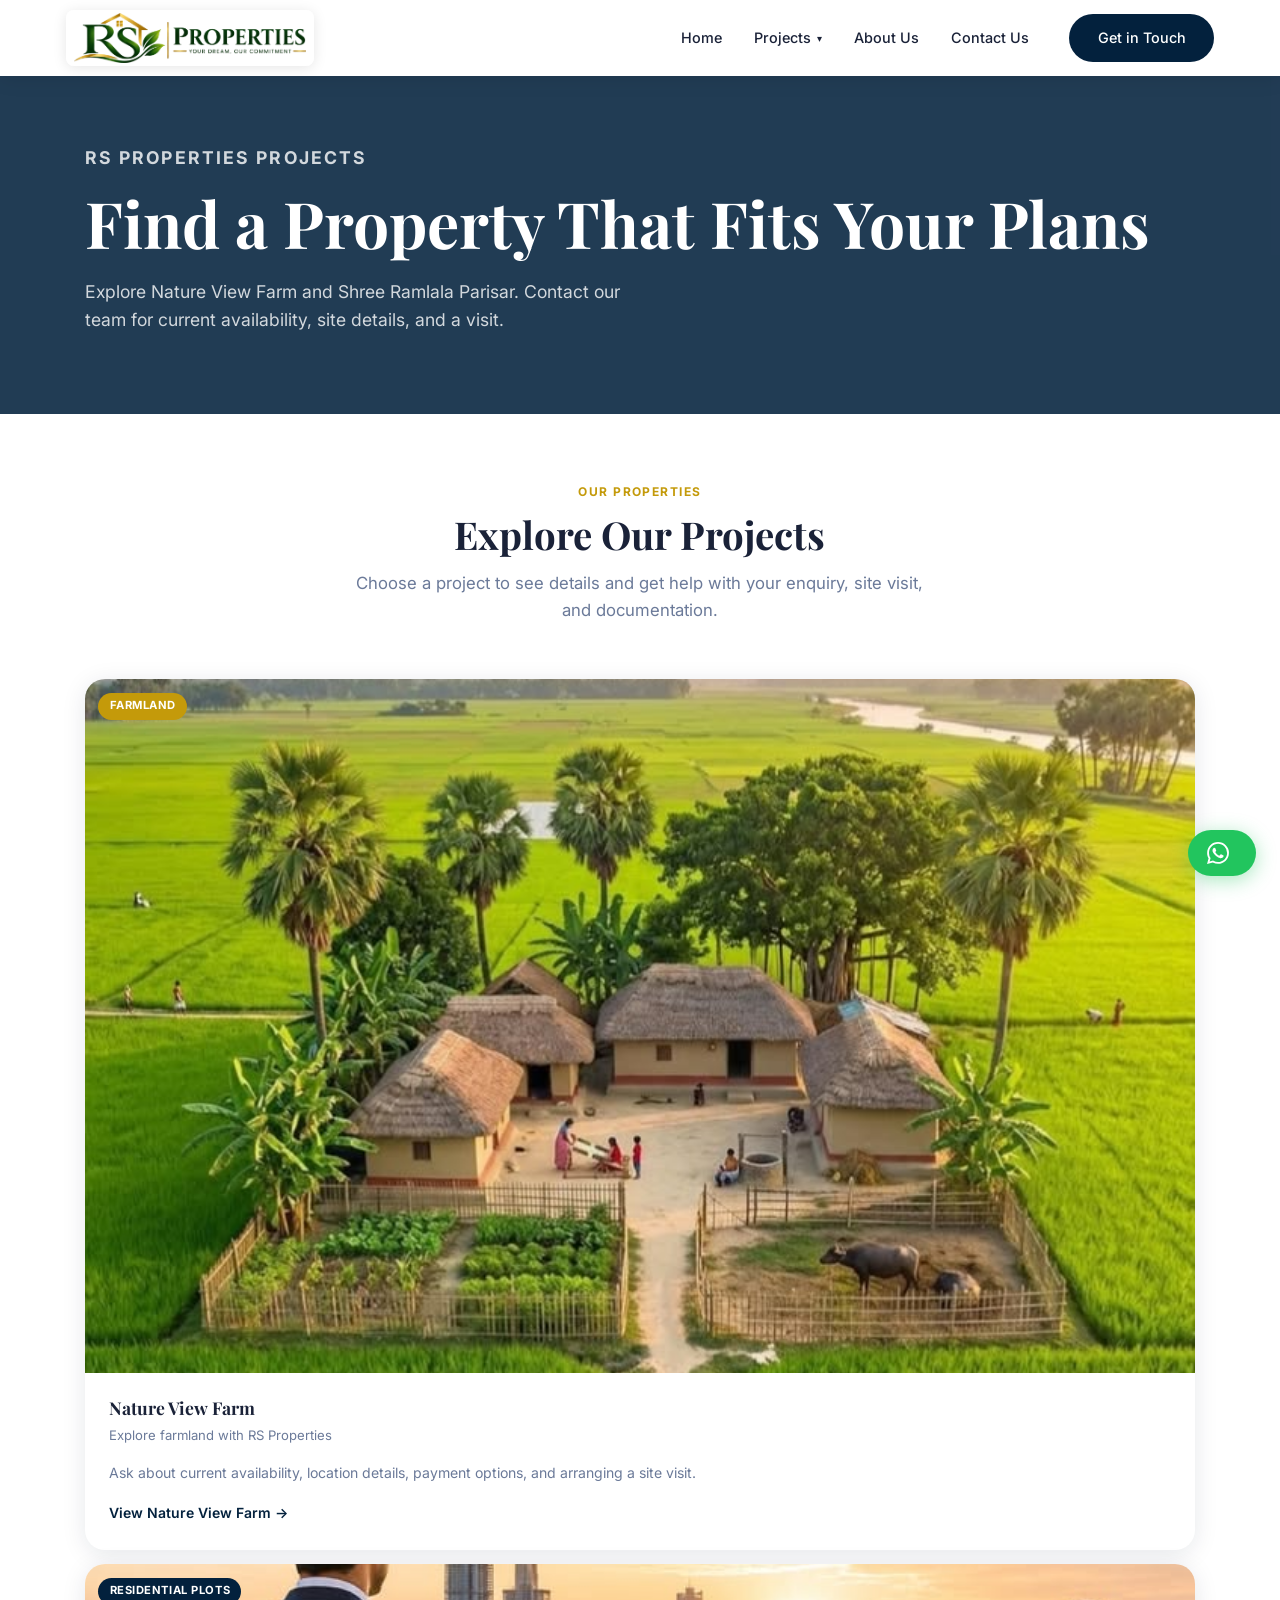
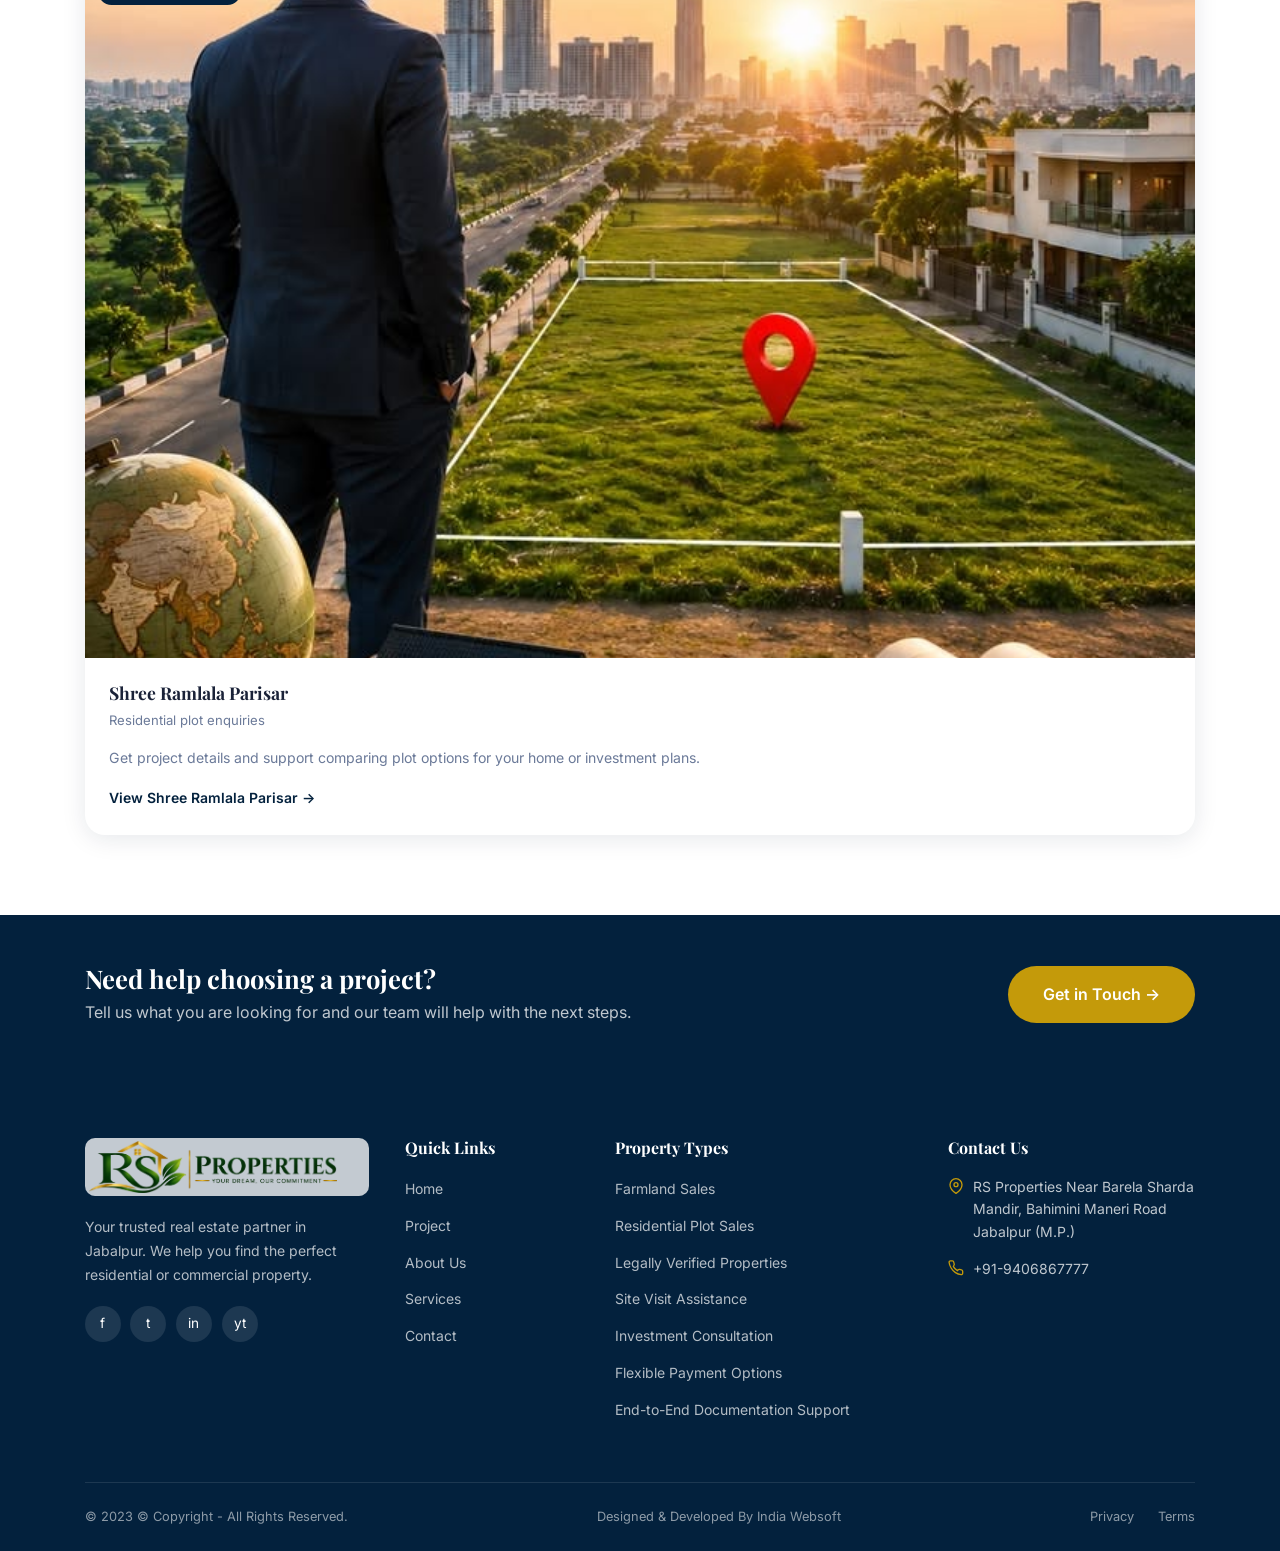
<file: properties.html>
<!DOCTYPE html>
<html lang="en">
<head>
<meta charset="UTF-8"/>
<meta name="viewport" content="width=device-width,initial-scale=1.0"/>
<meta name="description" content="Browse 500+ properties in Jabalpur — residential, commercial, plots. Filter by type, locality and budget."/>
<title>Properties — RS Properties</title>
<link rel="stylesheet" href="css/style.css"/>
<link rel="icon" href="images/logo.png"/>
</head>
<body>

<nav class="navbar scrolled">
  <div class="container nav-inner">
    <a href="index.html" class="nav-logo"><img src="images/rs-properties-luxury-logo.png" alt="RS Properties"/></a>
    <div class="nav-links">
  <a href="index.html">Home</a>
  <details class="nav-dropdown">
    <summary>Projects <span class="dropdown-caret" aria-hidden="true">&#9662;</span></summary>
    <div class="nav-dropdown-menu">
      <a href="nature-view-farm.html">Nature View Farm</a>
      <a href="shree-ramlala-parisar.html">Shree Ramlala Parisar</a>
    </div>
  </details>
  <a href="about.html">About Us</a>
  <a href="contact.html">Contact Us</a>
  <a href="contact.html" class="btn btn-primary nav-cta">Get in Touch</a>
</div>
    <button class="nav-toggle" aria-label="Toggle menu"><span></span><span></span><span></span></button>
  </div>
</nav>
<div class="mobile-menu">
  <button class="mobile-close" aria-label="Close menu">&times;</button>
  <a href="index.html">Home</a>
  <details class="nav-dropdown mobile-properties-dropdown">
    <summary>Project <span class="dropdown-caret" aria-hidden="true">&#9662;</span></summary>
    <div class="nav-dropdown-menu">
      <a href="nature-view-farm.html">Nature View Farm</a>
      <a href="shree-ramlala-parisar.html">Shree Ramlala Parisar</a>
    </div>
  </details>
  <a href="about.html">About Us</a>
  <a href="contact.html">Contact Us</a>
  <a href="contact.html" class="btn btn-primary">Get in Touch</a>
</div>

<div class="page-hero" style="background-image:url('https://images.unsplash.com/photo-1500382017468-9049fed747ef?w=1600&q=80')">
  <div class="page-hero-overlay"></div>
  <div class="container page-hero-content">
    <p class="page-hero-tag">RS Properties Projects</p>
    <h1>Find a Property That Fits Your Plans</h1>
    <p>Explore Nature View Farm and Shree Ramlala Parisar. Contact our team for current availability, site details, and a visit.</p>
  </div>
</div>
<section style="padding:4rem 0 5rem">
  <div class="container">
    <div class="section-header">
      <span class="section-tag">Our Properties</span>
      <h2 class="section-title">Explore Our Projects</h2>
      <p class="section-sub">Choose a project to see details and get help with your enquiry, site visit, and documentation.</p>
    </div>
    <div class="property-grid project-list-grid">
      <a class="property-card project-list-card" href="nature-view-farm.html">
        <div class="card-img"><img src="images/indian-farmstead-aerial.jpg" alt="Farmhouse and homestead surrounded by fields" loading="lazy"/><span class="card-badge secondary">Farmland</span></div>
        <div class="card-body"><h3 class="card-title">Nature View Farm</h3><p class="card-location">Explore farmland with RS Properties</p><p class="project-card-copy">Ask about current availability, location details, payment options, and arranging a site visit.</p><span class="card-cta">View Nature View Farm &rarr;</span></div>
      </a>
      <a class="property-card project-list-card" href="shree-ramlala-parisar.html">
        <div class="card-img"><img src="images/property-development-investment.png" alt="Prospective buyer viewing a residential development site" loading="lazy"/><span class="card-badge primary">Residential Plots</span></div>
        <div class="card-body"><h3 class="card-title">Shree Ramlala Parisar</h3><p class="card-location">Residential plot enquiries</p><p class="project-card-copy">Get project details and support comparing plot options for your home or investment plans.</p><span class="card-cta">View Shree Ramlala Parisar &rarr;</span></div>
      </a>
    </div>
  </div>
</section>
<section style="background:var(--primary);padding:3rem 0">
  <div class="container" style="display:flex;flex-wrap:wrap;align-items:center;justify-content:space-between;gap:1.5rem">
    <div><h2 style="color:#fff;font-size:1.6rem;margin-bottom:.4rem">Need help choosing a project?</h2><p style="color:rgba(255,255,255,.75)">Tell us what you are looking for and our team will help with the next steps.</p></div>
    <a href="contact.html" class="btn btn-secondary btn-lg">Get in Touch &rarr;</a>
  </div>
</section><footer class="footer">
  <div class="container">
    <div class="footer-grid">
      <div><div class="footer-logo"><img src="images/rs-properties-luxury-logo.png" alt="RS Properties — Your Dream, Our Commitment"/></div><p class="footer-desc">Your trusted real estate partner in Jabalpur. We help you find the perfect residential or commercial property.</p><div class="footer-social"><a href="#" class="social-btn">f</a><a href="#" class="social-btn">t</a><a href="#" class="social-btn">in</a><a href="#" class="social-btn">yt</a></div></div>
      <div><h4 class="footer-heading">Quick Links</h4><ul class="footer-links"><li><a href="index.html">Home</a></li><li><a href="properties.html">Project</a></li><li><a href="about.html">About Us</a></li><li><a href="services.html">Services</a></li><li><a href="contact.html">Contact</a></li></ul></div>
      <div><h4 class="footer-heading">Property Types</h4><ul class="footer-links"><li><a href="services.html">Farmland Sales</a></li><li><a href="services.html">Residential Plot Sales</a></li><li><a href="services.html">Legally Verified Properties</a></li><li><a href="services.html">Site Visit Assistance</a></li><li><a href="services.html">Investment Consultation</a></li><li><a href="services.html">Flexible Payment Options</a></li><li><a href="services.html">End-to-End Documentation Support</a></li></ul></div>
      <div><h4 class="footer-heading">Contact Us</h4><ul class="footer-contact"><li><svg width="16" height="16" fill="none" stroke="currentColor" stroke-width="2" viewBox="0 0 24 24"><path d="M21 10c0 7-9 13-9 13S3 17 3 10a9 9 0 0 1 18 0z"/><circle cx="12" cy="10" r="3"/></svg><span>RS Properties Near Barela Sharda Mandir, Bahimini Maneri Road Jabalpur (M.P.)</span></li><li>
        <svg width="16" height="16" fill="none" stroke="currentColor" stroke-width="2" viewBox="0 0 24 24"><path d="M22 16.92v3a2 2 0 0 1-2.18 2 19.79 19.79 0 0 1-8.63-3.07A19.5 19.5 0 0 1 4.69 12a19.79 19.79 0 0 1-3.07-8.67A2 2 0 0 1 3.6 1.27h3a2 2 0 0 1 2 1.72 12.84 12.84 0 0 0 .7 2.81 2 2 0 0 1-.45 2.11L8.09 9.91a16 16 0 0 0 6 6l1.27-1.27a2 2 0 0 1 2.11-.45 12.84 12.84 0 0 0 2.81.7A2 2 0 0 1 22 16.92z"/></svg>
        <a href="tel:+919406867777">+91-9406867777</a></li></ul></div>
    </div>
    <div class="footer-bottom"><span>&copy; 2023 © Copyright - All Rights Reserved.</span>
      <span>           Designed & Developed By India Websoft</span><div class="footer-bottom-links"><a href="#">Privacy</a><a href="#">Terms</a></div></div>
  </div>
</footer>
<a href="https://wa.me/919406867777" class="wa-float" target="_blank" rel="noopener"><svg width="22" height="22" viewBox="0 0 24 24" fill="currentColor"><path d="M17.472 14.382c-.297-.149-1.758-.867-2.03-.967-.273-.099-.471-.148-.67.15-.197.297-.767.966-.94 1.164-.173.199-.347.223-.644.075-.297-.15-1.255-.463-2.39-1.475-.883-.788-1.48-1.761-1.653-2.059-.173-.297-.018-.458.13-.606.134-.133.298-.347.446-.52.149-.174.198-.298.298-.497.099-.198.05-.371-.025-.52-.075-.149-.669-1.612-.916-2.207-.242-.579-.487-.5-.669-.51-.173-.008-.371-.01-.57-.01-.198 0-.52.074-.792.372-.272.297-1.04 1.016-1.04 2.479 0 1.462 1.065 2.875 1.213 3.074.149.198 2.096 3.2 5.077 4.487.709.306 1.262.489 1.694.625.712.227 1.36.195 1.871.118.571-.085 1.758-.719 2.006-1.413.248-.694.248-1.289.173-1.413-.074-.124-.272-.198-.57-.347m-5.421 7.403h-.004a9.87 9.87 0 0 1-5.031-1.378l-.361-.214-3.741.982.998-3.648-.235-.374a9.86 9.86 0 0 1-1.51-5.26c.001-5.45 4.436-9.884 9.888-9.884 2.64 0 5.122 1.03 6.988 2.898a9.825 9.825 0 0 1 2.893 6.994c-.003 5.45-4.437 9.884-9.885 9.884m8.413-18.297A11.815 11.815 0 0 0 12.05 0C5.495 0 .16 5.335.157 11.892c0 2.096.547 4.142 1.588 5.945L.057 24l6.305-1.654a11.882 11.882 0 0 0 5.683 1.448h.005c6.554 0 11.89-5.335 11.893-11.893a11.821 11.821 0 0 0-3.48-8.413Z"/></svg><span>WhatsApp</span></a>
<script src="js/main.js"></script>
</body>
</html>
</file>
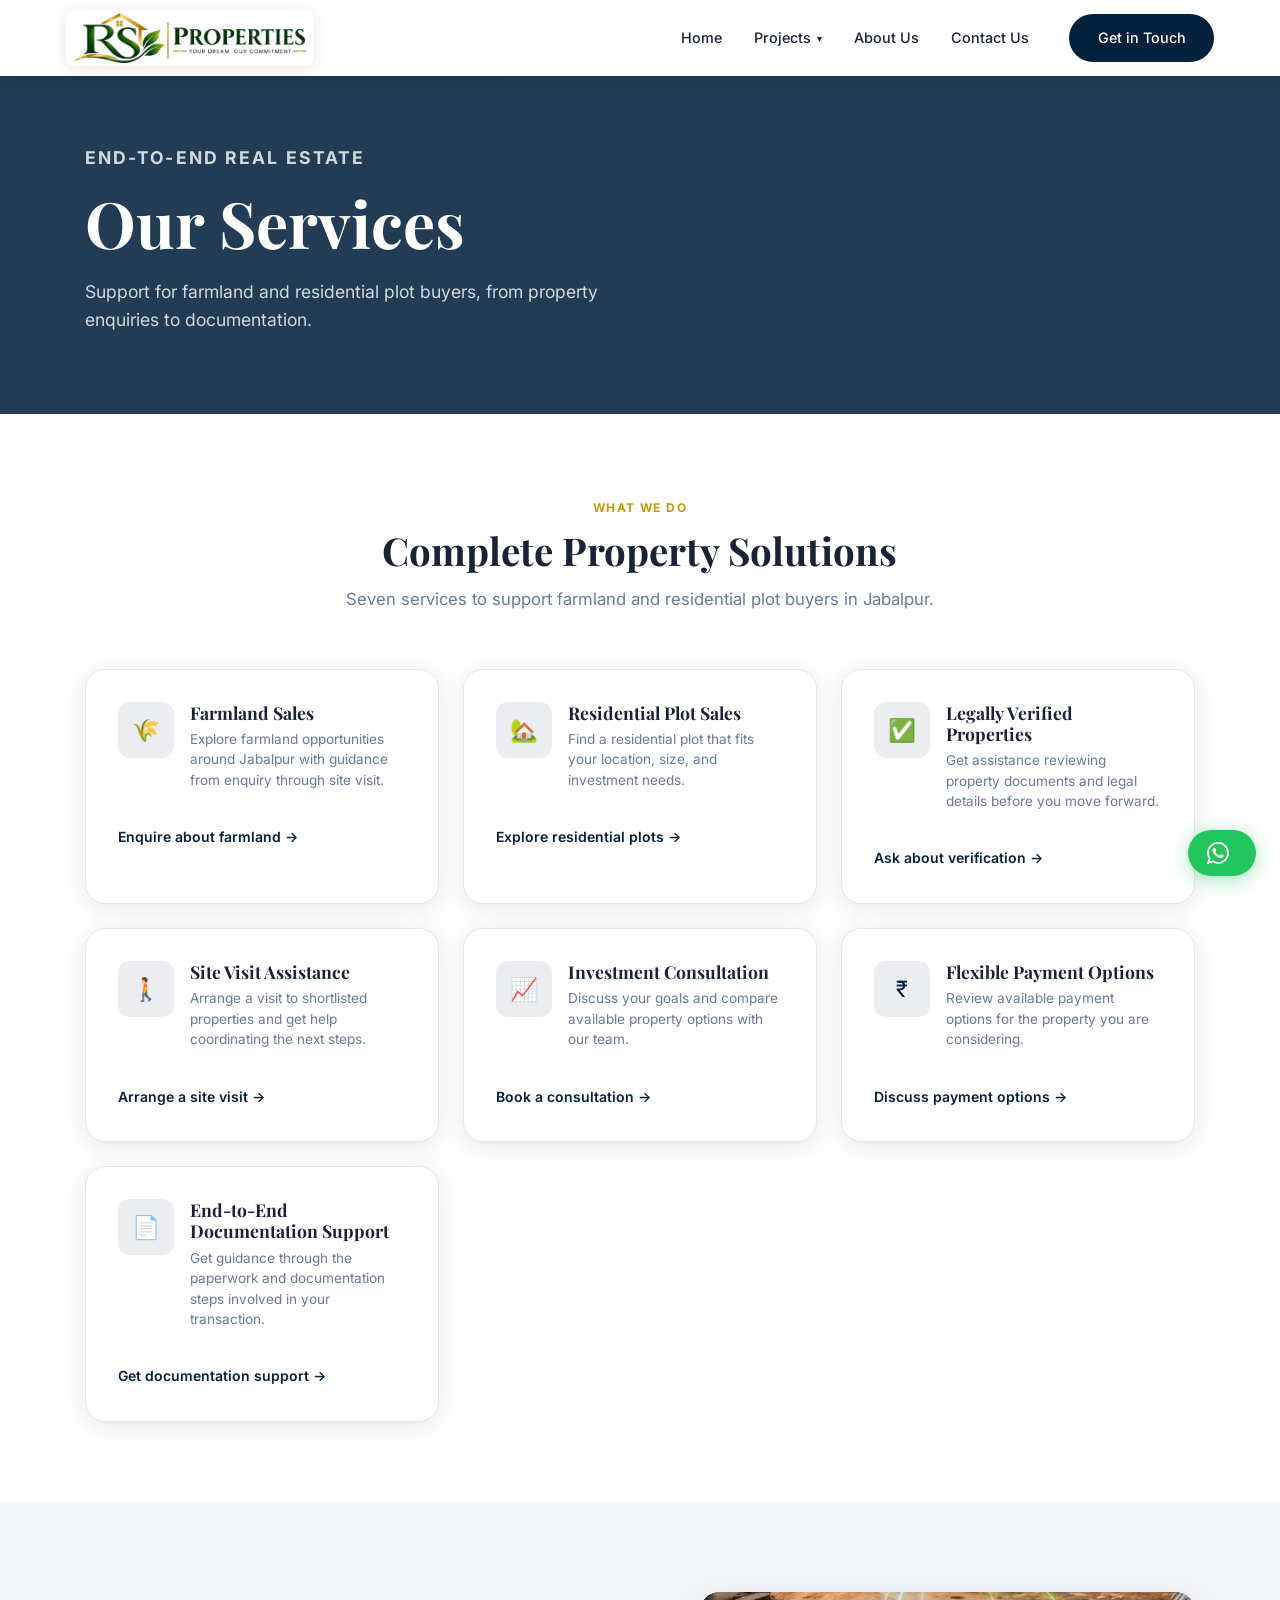
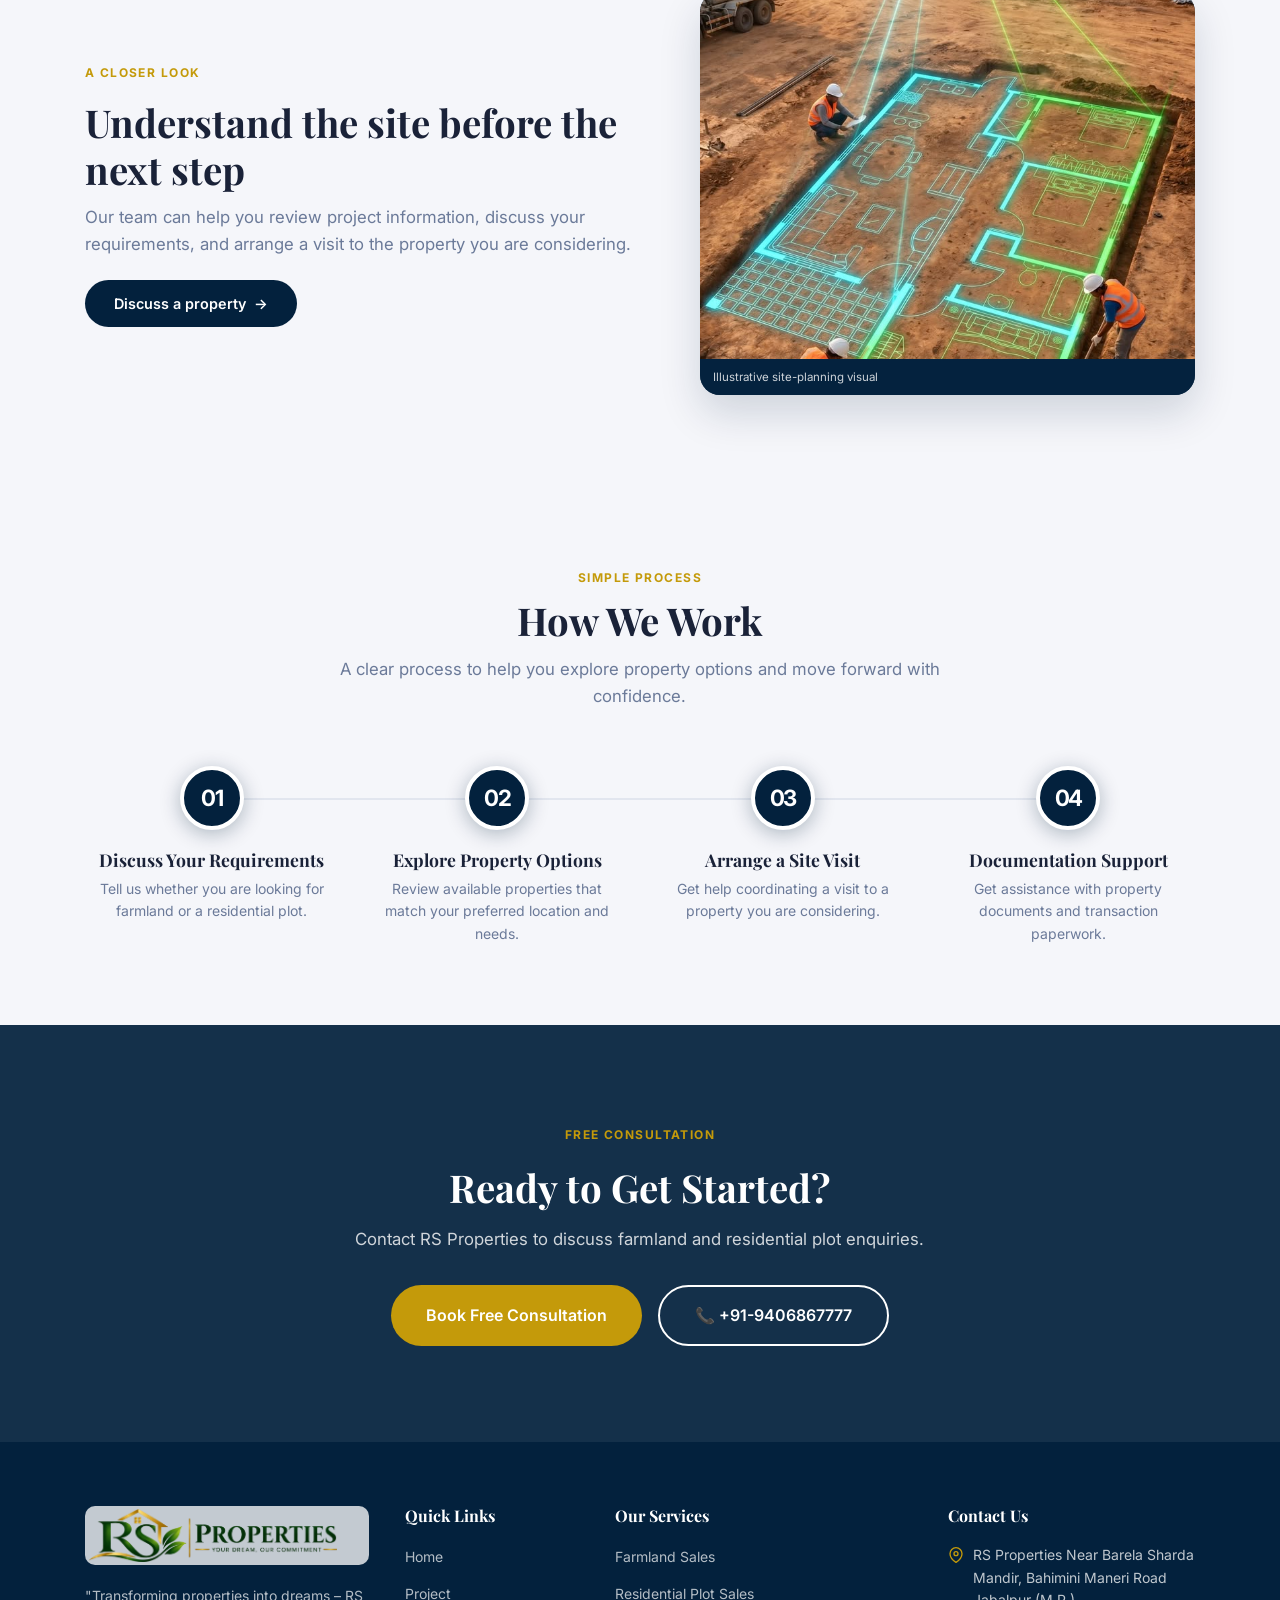
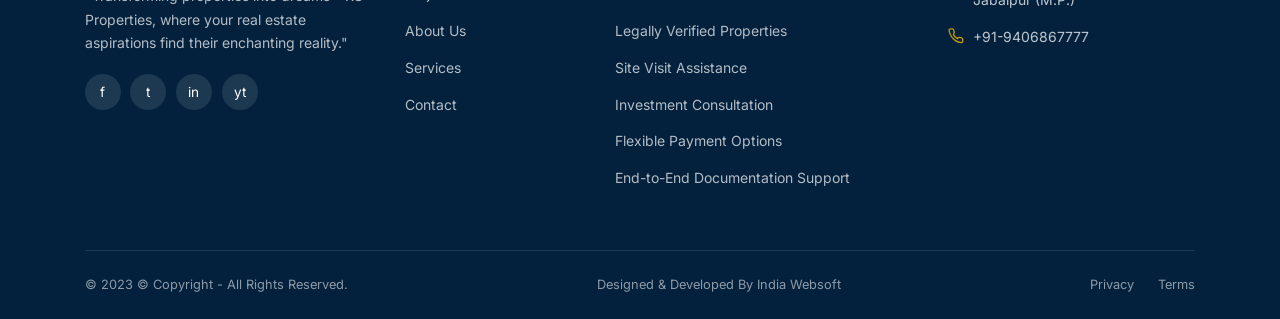
<file: services.html>
<!DOCTYPE html>
<html lang="en">
<head>
<meta charset="UTF-8"/>
<meta name="viewport" content="width=device-width,initial-scale=1.0"/>
<meta name="description" content="Farmland sales, residential plot sales, site visits, investment consultation, and documentation support in Jabalpur."/>
<title>Services — RS Properties</title>
<link rel="stylesheet" href="css/style.css"/>
<link rel="icon" href="images/logo.png"/>
</head>
<body>

<nav class="navbar scrolled">
  <div class="container nav-inner">
    <a href="index.html" class="nav-logo"><img src="images/rs-properties-luxury-logo.png" alt="RS Properties"/></a>
    <div class="nav-links">
  <a href="index.html">Home</a>
  <details class="nav-dropdown">
    <summary>Projects <span class="dropdown-caret" aria-hidden="true">&#9662;</span></summary>
    <div class="nav-dropdown-menu">
      <a href="nature-view-farm.html">Nature View Farm</a>
      <a href="shree-ramlala-parisar.html">Shree Ramlala Parisar</a>
    </div>
  </details>
  <a href="about.html">About Us</a>
  <a href="contact.html">Contact Us</a>
  <a href="contact.html" class="btn btn-primary nav-cta">Get in Touch</a>
</div>
    <button class="nav-toggle"><span></span><span></span><span></span></button>
  </div>
</nav>
<div class="mobile-menu">
  <button class="mobile-close" aria-label="Close menu">&times;</button>
  <a href="index.html">Home</a>
  <details class="nav-dropdown mobile-properties-dropdown">
    <summary>Project <span class="dropdown-caret" aria-hidden="true">&#9662;</span></summary>
    <div class="nav-dropdown-menu">
      <a href="nature-view-farm.html">Nature View Farm</a>
      <a href="shree-ramlala-parisar.html">Shree Ramlala Parisar</a>
    </div>
  </details>
  <a href="about.html">About Us</a>
  <a href="contact.html">Contact Us</a>
  <a href="contact.html" class="btn btn-primary">Get in Touch</a>
</div>

<div class="page-hero" style="background-image:url('https://images.unsplash.com/photo-1497366216548-37526070297c?w=1600&q=70')">
  <div class="page-hero-overlay"></div>
  <div class="container page-hero-content">
    <p class="page-hero-tag">End-to-End Real Estate</p>
    <h1>Our Services</h1>
    <p>Support for farmland and residential plot buyers, from property enquiries to documentation.</p>
  </div>
</div>

<section>
  <div class="container">
    <div class="section-header animate">
      <span class="section-tag">What We Do</span>
      <h2 class="section-title">Complete Property Solutions</h2>
      <p class="section-sub">Seven services to support farmland and residential plot buyers in Jabalpur.</p>
    </div>
    <div class="service-detail-grid">
      <article class="service-detail-card animate"><div class="sd-header"><div class="sd-icon" aria-hidden="true">&#127806;</div><div><h3>Farmland Sales</h3><p>Explore farmland opportunities around Jabalpur with guidance from enquiry through site visit.</p></div></div><a href="contact.html" class="sd-cta">Enquire about farmland &rarr;</a></article>
      <article class="service-detail-card animate"><div class="sd-header"><div class="sd-icon" aria-hidden="true">&#127969;</div><div><h3>Residential Plot Sales</h3><p>Find a residential plot that fits your location, size, and investment needs.</p></div></div><a href="contact.html" class="sd-cta">Explore residential plots &rarr;</a></article>
      <article class="service-detail-card animate"><div class="sd-header"><div class="sd-icon" aria-hidden="true">&#9989;</div><div><h3>Legally Verified Properties</h3><p>Get assistance reviewing property documents and legal details before you move forward.</p></div></div><a href="contact.html" class="sd-cta">Ask about verification &rarr;</a></article>
      <article class="service-detail-card animate"><div class="sd-header"><div class="sd-icon" aria-hidden="true">&#128694;</div><div><h3>Site Visit Assistance</h3><p>Arrange a visit to shortlisted properties and get help coordinating the next steps.</p></div></div><a href="contact.html" class="sd-cta">Arrange a site visit &rarr;</a></article>
      <article class="service-detail-card animate"><div class="sd-header"><div class="sd-icon" aria-hidden="true">&#128200;</div><div><h3>Investment Consultation</h3><p>Discuss your goals and compare available property options with our team.</p></div></div><a href="contact.html" class="sd-cta">Book a consultation &rarr;</a></article>
      <article class="service-detail-card animate"><div class="sd-header"><div class="sd-icon" aria-hidden="true">&#8377;</div><div><h3>Flexible Payment Options</h3><p>Review available payment options for the property you are considering.</p></div></div><a href="contact.html" class="sd-cta">Discuss payment options &rarr;</a></article>
      <article class="service-detail-card animate"><div class="sd-header"><div class="sd-icon" aria-hidden="true">&#128196;</div><div><h3>End-to-End Documentation Support</h3><p>Get guidance through the paperwork and documentation steps involved in your transaction.</p></div></div><a href="contact.html" class="sd-cta">Get documentation support &rarr;</a></article>
    </div>
  </div>
</section>

<section class="service-planning-section">
  <div class="container service-planning-grid">
    <div class="service-planning-copy">
      <span class="section-tag">A Closer Look</span>
      <h2 class="section-title">Understand the site before the next step</h2>
      <p class="section-sub">Our team can help you review project information, discuss your requirements, and arrange a visit to the property you are considering.</p>
      <a class="btn btn-primary" href="contact.html">Discuss a property <span aria-hidden="true">→</span></a>
    </div>
    <figure class="service-planning-visual">
      <img src="images/drone-site-planning.png" alt="Illustrative drone-based site planning view">
      <figcaption>Illustrative site-planning visual</figcaption>
    </figure>
  </div>
</section>

<section class="bg-light">
  <div class="container">
    <div class="section-header animate">
      <span class="section-tag">Simple Process</span>
      <h2 class="section-title">How We Work</h2>
      <p class="section-sub">A clear process to help you explore property options and move forward with confidence.</p>
    </div>
    <div class="steps-grid">
      <div class="step-card animate"><div class="step-num">01</div><h3>Discuss Your Requirements</h3><p>Tell us whether you are looking for farmland or a residential plot.</p></div>
      <div class="step-card animate"><div class="step-num">02</div><h3>Explore Property Options</h3><p>Review available properties that match your preferred location and needs.</p></div>
      <div class="step-card animate"><div class="step-num">03</div><h3>Arrange a Site Visit</h3><p>Get help coordinating a visit to a property you are considering.</p></div>
      <div class="step-card animate"><div class="step-num">04</div><h3>Documentation Support</h3><p>Get assistance with property documents and transaction paperwork.</p></div>
    </div>
  </div>
</section>

<section class="cta-section" style="background-image:url('https://images.unsplash.com/photo-1560472354-b33ff0c44a43?w=1600&q=70')">
  <div class="cta-overlay"></div>
  <div class="container text-center" style="position:relative;z-index:2">
    <span class="section-tag" style="color:var(--secondary)">Free Consultation</span>
    <h2 style="color:#fff;margin:.6rem 0 1rem">Ready to Get Started?</h2>
    <p style="color:rgba(255,255,255,.8);margin-bottom:2rem;font-size:1.05rem;max-width:600px;margin-left:auto;margin-right:auto">Contact RS Properties to discuss farmland and residential plot enquiries.</p>
    <div class="flex flex-wrap gap-2" style="justify-content:center">
      <a href="contact.html" class="btn btn-secondary btn-lg">Book Free Consultation</a>
      <a href="tel:+919406867777" class="btn btn-outline-white btn-lg">&#128222; +91-9406867777</a>
    </div>
  </div>
</section>

<footer class="footer">
  <div class="container">
    <div class="footer-grid">
      <div><div class="footer-logo"><img src="images/rs-properties-luxury-logo.png" alt="RS Properties — Your Dream, Our Commitment"/></div><p class="footer-desc">"Transforming properties into dreams – RS Properties, where your real estate aspirations find their enchanting reality."</p><div class="footer-social"><a href="#" class="social-btn">f</a><a href="#" class="social-btn">t</a><a href="#" class="social-btn">in</a><a href="#" class="social-btn">yt</a></div></div>
      <div><h4 class="footer-heading">Quick Links</h4><ul class="footer-links"><li><a href="index.html">Home</a></li><li><a href="properties.html">Project</a></li><li><a href="about.html">About Us</a></li><li><a href="services.html">Services</a></li><li><a href="contact.html">Contact</a></li></ul></div>
      <div><h4 class="footer-heading">Our Services</h4><ul class="footer-links"><li><a href="services.html">Farmland Sales</a></li><li><a href="services.html">Residential Plot Sales</a></li><li><a href="services.html">Legally Verified Properties</a></li><li><a href="services.html">Site Visit Assistance</a></li><li><a href="services.html">Investment Consultation</a></li><li><a href="services.html">Flexible Payment Options</a></li><li><a href="services.html">End-to-End Documentation Support</a></li></ul></div>
      <div><h4 class="footer-heading">Contact Us</h4><ul class="footer-contact"><li><svg width="16" height="16" fill="none" stroke="currentColor" stroke-width="2" viewBox="0 0 24 24"><path d="M21 10c0 7-9 13-9 13S3 17 3 10a9 9 0 0 1 18 0z"/><circle cx="12" cy="10" r="3"/></svg><span>RS Properties Near Barela Sharda Mandir, Bahimini Maneri Road Jabalpur (M.P.)</span></li><li><svg width="16" height="16" fill="none" stroke="currentColor" stroke-width="2" viewBox="0 0 24 24"><path d="M22 16.92v3a2 2 0 0 1-2.18 2 19.79 19.79 0 0 1-8.63-3.07A19.5 19.5 0 0 1 4.69 12a19.79 19.79 0 0 1-3.07-8.67A2 2 0 0 1 3.6 1.27h3a2 2 0 0 1 2 1.72 12.84 12.84 0 0 0 .7 2.81 2 2 0 0 1-.45 2.11L8.09 9.91a16 16 0 0 0 6 6l1.27-1.27a2 2 0 0 1 2.11-.45 12.84 12.84 0 0 0 2.81.7A2 2 0 0 1 22 16.92z"/></svg><a href="tel:+919406867777">+91-9406867777</a></li></ul></div>
    </div>
    <div class="footer-bottom"><span>&copy; 2023 © Copyright - All Rights Reserved.</span>
      <span>           Designed & Developed By India Websoft</span>
      <div class="footer-bottom-links"><a href="#">Privacy</a><a href="#">Terms</a></div></div>
  </div>
</footer>
<a href="https://wa.me/919406867777" class="wa-float" target="_blank" rel="noopener"><svg width="22" height="22" viewBox="0 0 24 24" fill="currentColor"><path d="M17.472 14.382c-.297-.149-1.758-.867-2.03-.967-.273-.099-.471-.148-.67.15-.197.297-.767.966-.94 1.164-.173.199-.347.223-.644.075-.297-.15-1.255-.463-2.39-1.475-.883-.788-1.48-1.761-1.653-2.059-.173-.297-.018-.458.13-.606.134-.133.298-.347.446-.52.149-.174.198-.298.298-.497.099-.198.05-.371-.025-.52-.075-.149-.669-1.612-.916-2.207-.242-.579-.487-.5-.669-.51-.173-.008-.371-.01-.57-.01-.198 0-.52.074-.792.372-.272.297-1.04 1.016-1.04 2.479 0 1.462 1.065 2.875 1.213 3.074.149.198 2.096 3.2 5.077 4.487.709.306 1.262.489 1.694.625.712.227 1.36.195 1.871.118.571-.085 1.758-.719 2.006-1.413.248-.694.248-1.289.173-1.413-.074-.124-.272-.198-.57-.347m-5.421 7.403h-.004a9.87 9.87 0 0 1-5.031-1.378l-.361-.214-3.741.982.998-3.648-.235-.374a9.86 9.86 0 0 1-1.51-5.26c.001-5.45 4.436-9.884 9.888-9.884 2.64 0 5.122 1.03 6.988 2.898a9.825 9.825 0 0 1 2.893 6.994c-.003 5.45-4.437 9.884-9.885 9.884m8.413-18.297A11.815 11.815 0 0 0 12.05 0C5.495 0 .16 5.335.157 11.892c0 2.096.547 4.142 1.588 5.945L.057 24l6.305-1.654a11.882 11.882 0 0 0 5.683 1.448h.005c6.554 0 11.89-5.335 11.893-11.893a11.821 11.821 0 0 0-3.48-8.413Z"/></svg><span>WhatsApp</span></a>
<script src="js/main.js"></script>
</body>
</html>
</file>
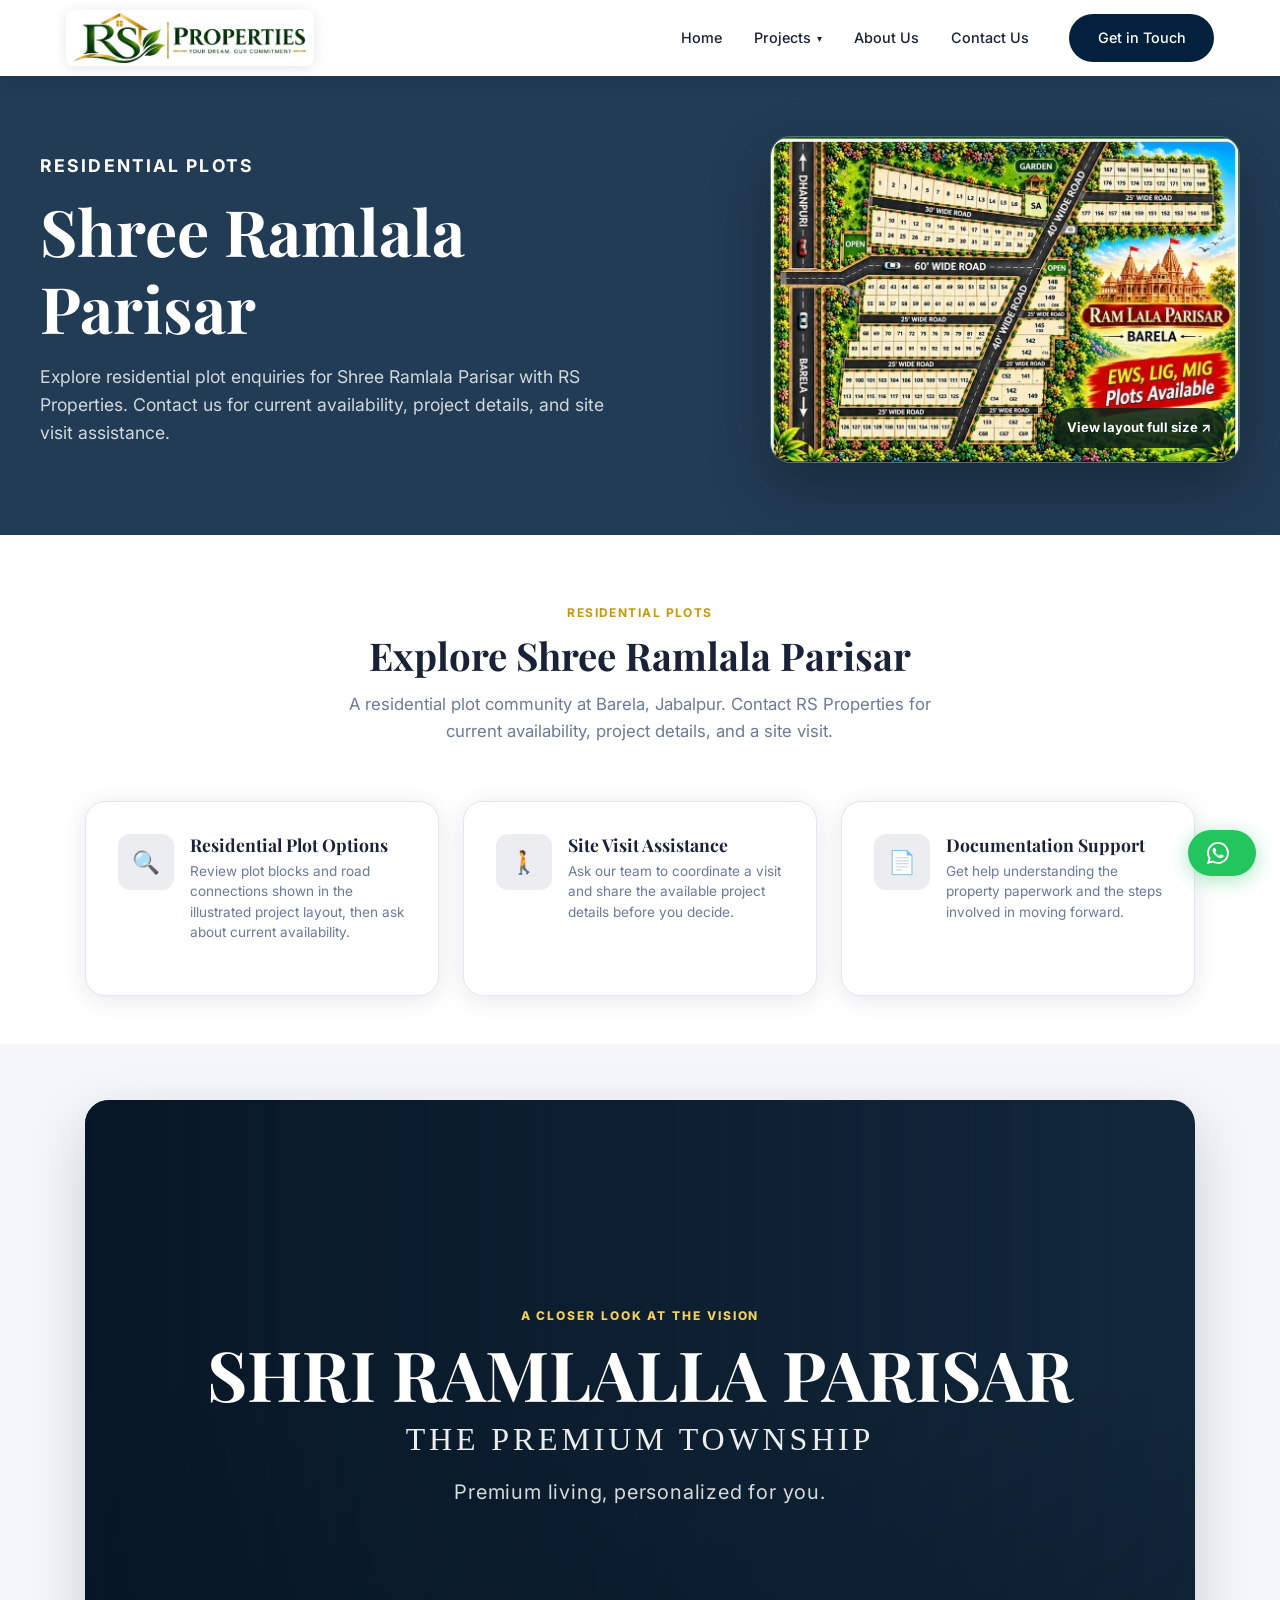
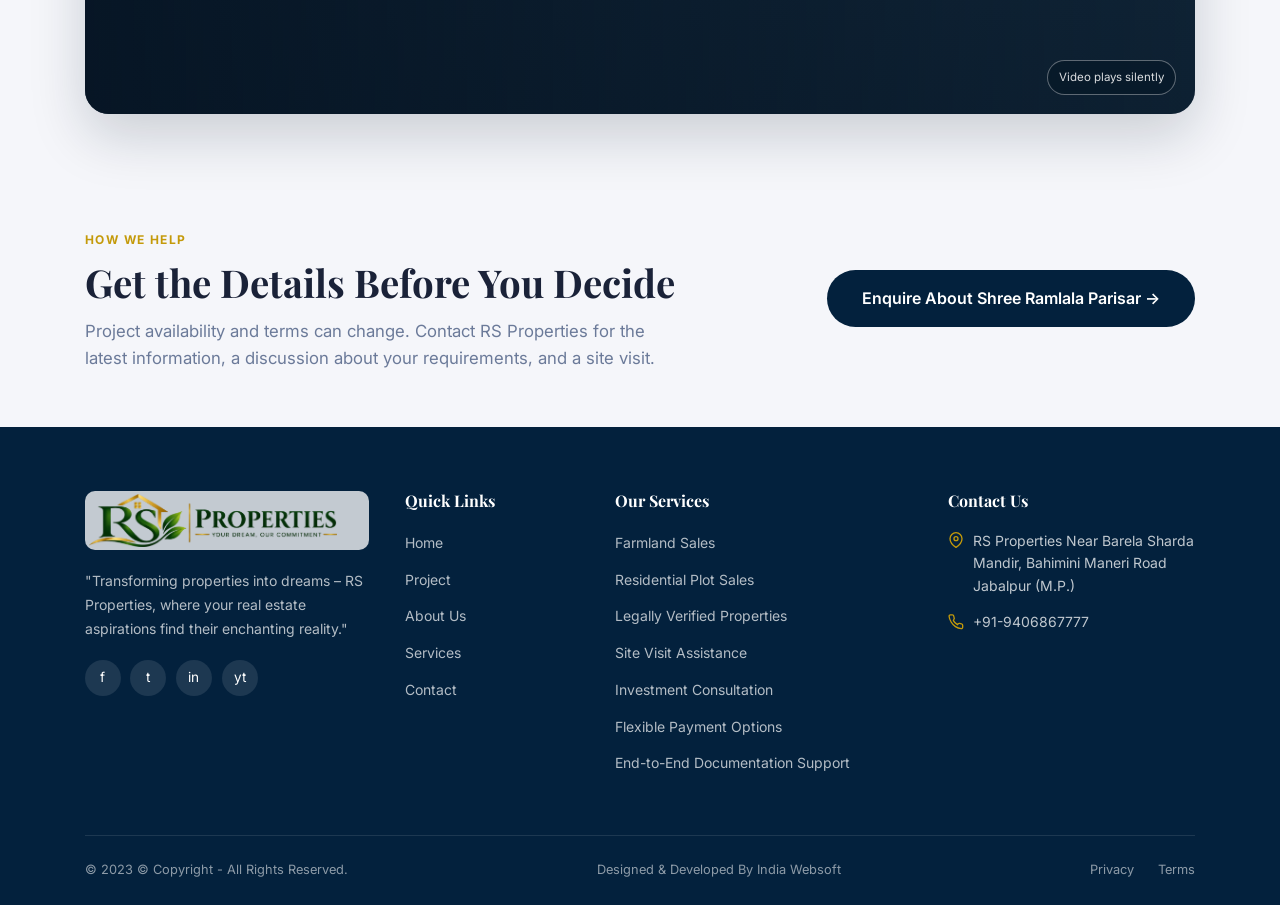
<file: shree-ramlala-parisar.html>
<!DOCTYPE html>
<html lang="en">
<head>
<meta charset="UTF-8"/>
<meta name="viewport" content="width=device-width,initial-scale=1.0"/>
<meta name="description" content="Explore residential plot enquiries for Shree Ramlala Parisar with RS Properties. Contact us for current availability, project details, and site visit assistance."/>
<title>Shree Ramlala Parisar &mdash; RS Properties</title>
<link rel="stylesheet" href="css/style.css"/>
<link rel="icon" href="images/logo.png"/>
</head>
<body>
<nav class="navbar scrolled">
  <div class="container nav-inner">
    <a href="index.html" class="nav-logo"><img src="images/rs-properties-luxury-logo.png" alt="RS Properties"/></a>
    <div class="nav-links">
  <a href="index.html">Home</a>
  <details class="nav-dropdown">
    <summary>Projects <span class="dropdown-caret" aria-hidden="true">&#9662;</span></summary>
    <div class="nav-dropdown-menu">
      <a href="nature-view-farm.html">Nature View Farm</a>
      <a href="shree-ramlala-parisar.html">Shree Ramlala Parisar</a>
    </div>
  </details>
  <a href="about.html">About Us</a>
  <a href="contact.html">Contact Us</a>
  <a href="contact.html" class="btn btn-primary nav-cta">Get in Touch</a>
</div>
    <button class="nav-toggle" aria-label="Toggle menu"><span></span><span></span><span></span></button>
  </div>
</nav>
<div class="mobile-menu">
  <button class="mobile-close" aria-label="Close menu">&times;</button>
  <a href="index.html">Home</a>
  <details class="nav-dropdown mobile-properties-dropdown">
    <summary>Project <span class="dropdown-caret" aria-hidden="true">&#9662;</span></summary>
    <div class="nav-dropdown-menu">
      <a href="nature-view-farm.html">Nature View Farm</a>
      <a href="shree-ramlala-parisar.html">Shree Ramlala Parisar</a>
    </div>
  </details>
  <a href="about.html">About Us</a>
  <a href="contact.html">Contact Us</a>
  <a href="contact.html" class="btn btn-primary">Get in Touch</a>
</div>
<div class="page-hero project-page-hero">
  <div class="page-hero-overlay"></div>
  <div class="container page-hero-content">
    <div class="project-hero-layout">
      <div class="project-hero-copy">
        <p class="page-hero-tag">Residential Plots</p>
        <h1>Shree Ramlala Parisar</h1>
        <p>Explore residential plot enquiries for Shree Ramlala Parisar with RS Properties. Contact us for current availability, project details, and site visit assistance.</p>
      </div>
      <a class="project-hero-image" href="images/shree-ramlala-parisar-layout.png" target="_blank" rel="noopener" aria-label="View the Shree Ramlala Parisar site layout full size">
        <img src="images/shree-ramlala-parisar-layout.png" alt="Shree Ramlala Parisar site layout with plot blocks, roads, garden, and Barela main road">
        <span>View layout full size ↗</span>
      </a>
    </div>
  </div>
</div>
<section style="padding:4rem 0 3rem">
  <div class="container">
    <div class="section-header">
      <span class="section-tag">Residential Plots</span>
      <h2 class="section-title">Explore Shree Ramlala Parisar</h2>
      <p class="section-sub">A residential plot community at Barela, Jabalpur. Contact RS Properties for current availability, project details, and a site visit.</p>
    </div>
    <div class="service-detail-grid project-support-grid">
      <article class="service-detail-card"><div class="sd-header"><div class="sd-icon" aria-hidden="true">&#128269;</div><div><h3>Residential Plot Options</h3><p>Review plot blocks and road connections shown in the illustrated project layout, then ask about current availability.</p></div></div></article>
      <article class="service-detail-card"><div class="sd-header"><div class="sd-icon" aria-hidden="true">&#128694;</div><div><h3>Site Visit Assistance</h3><p>Ask our team to coordinate a visit and share the available project details before you decide.</p></div></div></article>
      <article class="service-detail-card"><div class="sd-header"><div class="sd-icon" aria-hidden="true">&#128196;</div><div><h3>Documentation Support</h3><p>Get help understanding the property paperwork and the steps involved in moving forward.</p></div></div></article>
    </div>
  </div>
</section>

<section class="ramlala-film-section" aria-labelledby="ramlala-film-title">
  <div class="container">
    <div class="ramlala-film-frame">
      <video class="ramlala-film-video" autoplay muted loop playsinline preload="metadata" aria-label="Silent aerial video of an architectural development">
        <source src="media/shree-ramlala-parisar-drone.mp4" type="video/mp4">
      </video>
      <div class="ramlala-film-shade"></div>
      <div class="ramlala-film-copy">
        <span class="ramlala-film-eyebrow">A closer look at the vision</span>
        <h2 id="ramlala-film-title">Shri Ramlalla Parisar</h2>
        <p class="ramlala-film-subtitle">The Premium Township</p>
        <p class="ramlala-film-tagline">Premium living, personalized for you.</p>
      </div>
      <span class="ramlala-film-sound">Video plays silently</span>
    </div>
  </div>
</section>

<section style="background:var(--light);padding:3.5rem 0">
  <div class="container project-next-steps">
    <div><span class="section-tag">How We Help</span><h2 class="section-title">Get the Details Before You Decide</h2><p class="section-sub">Project availability and terms can change. Contact RS Properties for the latest information, a discussion about your requirements, and a site visit.</p></div>
    <a href="contact.html" class="btn btn-primary btn-lg">Enquire About Shree Ramlala Parisar &rarr;</a>
  </div>
</section>
<footer class="footer">
  <div class="container">
    <div class="footer-grid">
      <div>
        <div class="footer-logo"><img src="images/rs-properties-luxury-logo.png" alt="RS Properties — Your Dream, Our Commitment"/></div>
        <p class="footer-desc">"Transforming properties into dreams – RS Properties, where your real estate aspirations find their enchanting reality."</p>
        <div class="footer-social"><a href="#" class="social-btn">f</a><a href="#" class="social-btn">t</a><a href="#" class="social-btn">in</a><a href="#" class="social-btn">yt</a></div>
      </div>
      <div>
        <h4 class="footer-heading">Quick Links</h4>
        <ul class="footer-links"><li><a href="index.html">Home</a></li><li><a href="properties.html">Project</a></li><li><a href="about.html">About Us</a></li><li><a href="services.html">Services</a></li><li><a href="contact.html">Contact</a></li></ul>
      </div>
      <div>
        <h4 class="footer-heading">Our Services</h4>
        <ul class="footer-links"><li><a href="services.html">Farmland Sales</a></li><li><a href="services.html">Residential Plot Sales</a></li><li><a href="services.html">Legally Verified Properties</a></li><li><a href="services.html">Site Visit Assistance</a></li><li><a href="services.html">Investment Consultation</a></li><li><a href="services.html">Flexible Payment Options</a></li><li><a href="services.html">End-to-End Documentation Support</a></li></ul>
      </div>
      <div>
        <h4 class="footer-heading">Contact Us</h4>
        <ul class="footer-contact">
          <li><svg width="16" height="16" fill="none" stroke="currentColor" stroke-width="2" viewBox="0 0 24 24"><path d="M21 10c0 7-9 13-9 13S3 17 3 10a9 9 0 0 1 18 0z"/><circle cx="12" cy="10" r="3"/></svg><span>RS Properties Near Barela Sharda Mandir, Bahimini Maneri Road Jabalpur (M.P.)</span></li>
          <li><svg width="16" height="16" fill="none" stroke="currentColor" stroke-width="2" viewBox="0 0 24 24"><path d="M22 16.92v3a2 2 0 0 1-2.18 2 19.79 19.79 0 0 1-8.63-3.07A19.5 19.5 0 0 1 4.69 12a19.79 19.79 0 0 1-3.07-8.67A2 2 0 0 1 3.6 1.27h3a2 2 0 0 1 2 1.72 12.84 12.84 0 0 0 .7 2.81 2 2 0 0 1-.45 2.11L8.09 9.91a16 16 0 0 0 6 6l1.27-1.27a2 2 0 0 1 2.11-.45 12.84 12.84 0 0 0 2.81.7A2 2 0 0 1 22 16.92z"/></svg><a href="tel:+919406867777">+91-9406867777</a></li>

        </ul>
      </div>
    </div>
    <div class="footer-bottom">
      <span>&copy; 2023 © Copyright - All Rights Reserved.</span>
      <span>                             Designed & Developed By India Websoft</span>
      <div class="footer-bottom-links"><a href="#">Privacy</a><a href="#">Terms</a></div>
    </div>
  </div>
</footer>
<a href="https://wa.me/919406867777" class="wa-float" target="_blank" rel="noopener">
  <svg width="22" height="22" viewBox="0 0 24 24" fill="currentColor"><path d="M17.472 14.382c-.297-.149-1.758-.867-2.03-.967-.273-.099-.471-.148-.67.15-.197.297-.767.966-.94 1.164-.173.199-.347.223-.644.075-.297-.15-1.255-.463-2.39-1.475-.883-.788-1.48-1.761-1.653-2.059-.173-.297-.018-.458.13-.606.134-.133.298-.347.446-.52.149-.174.198-.298.298-.497.099-.198.05-.371-.025-.52-.075-.149-.669-1.612-.916-2.207-.242-.579-.487-.5-.669-.51-.173-.008-.371-.01-.57-.01-.198 0-.52.074-.792.372-.272.297-1.04 1.016-1.04 2.479 0 1.462 1.065 2.875 1.213 3.074.149.198 2.096 3.2 5.077 4.487.709.306 1.262.489 1.694.625.712.227 1.36.195 1.871.118.571-.085 1.758-.719 2.006-1.413.248-.694.248-1.289.173-1.413-.074-.124-.272-.198-.57-.347m-5.421 7.403h-.004a9.87 9.87 0 0 1-5.031-1.378l-.361-.214-3.741.982.998-3.648-.235-.374a9.86 9.86 0 0 1-1.51-5.26c.001-5.45 4.436-9.884 9.888-9.884 2.64 0 5.122 1.03 6.988 2.898a9.825 9.825 0 0 1 2.893 6.994c-.003 5.45-4.437 9.884-9.885 9.884m8.413-18.297A11.815 11.815 0 0 0 12.05 0C5.495 0 .16 5.335.157 11.892c0 2.096.547 4.142 1.588 5.945L.057 24l6.305-1.654a11.882 11.882 0 0 0 5.683 1.448h.005c6.554 0 11.89-5.335 11.893-11.893a11.821 11.821 0 0 0-3.48-8.413Z"/></svg>
  <span>WhatsApp</span>
</a>
<script src="js/main.js"></script>
</body>
</html>
</file>
<file: css/style.css>
/* ============================================================
   Jabalpur Magic Property — Main Stylesheet
   Colors: Navy #03213d | Gold #c49a0a | Green #2a7a2a
   ============================================================ */

@import url('https://fonts.googleapis.com/css2?family=Playfair+Display:wght@400;600;700;800&family=Inter:wght@300;400;500;600;700&display=swap');

:root {
  --primary:      #03213d;
  --primary-dark: #02172b;
  --secondary:    #c49a0a;
  --secondary-lt: #e8b90e;
  --accent:       #2a7a2a;
  --white:        #ffffff;
  --light:        #f5f6fa;
  --border:       #e2e6ef;
  --text:         #1a2238;
  --muted:        #6b7a99;
  --radius:       12px;
  --radius-lg:    20px;
  --shadow:       0 4px 24px rgba(3,33,61,.10);
  --shadow-lg:    0 8px 40px rgba(3,33,61,.18);
  --container:    1400px;
  --transition:   .3s ease;
}

*, *::before, *::after { box-sizing: border-box; margin: 0; padding: 0; }

html { scroll-behavior: smooth; }

body {
  font-family: 'Inter', sans-serif;
  color: var(--text);
  background: #fff;
  line-height: 1.6;
  overflow-x: hidden;
}

img { max-width: 100%; display: block; }
a  { text-decoration: none; color: inherit; }
ul { list-style: none; }
button { cursor: pointer; border: none; background: none; font-family: inherit; }

/* ── TYPOGRAPHY ── */
h1,h2,h3,h4 { font-family: 'Playfair Display', serif; line-height: 1.2; }
h1 { font-size: clamp(2.2rem, 5vw, 4rem); }
h2 { font-size: clamp(1.8rem, 3vw, 2.8rem); }
h3 { font-size: 1.3rem; }

/* ── CONTAINER ── */
.container {
  width: 93%;
  max-width: var(--container);
  margin: 0 auto;
  padding: 0 1.5rem;
}
@media(min-width:768px){ .container { padding: 0 2.5rem; } }

/* ── SECTION HEADER ── */
.section-tag {
  display: inline-block;
  color: var(--secondary);
  font-size: .75rem;
  font-weight: 700;
  letter-spacing: .12em;
  text-transform: uppercase;
  margin-bottom: .6rem;
}
.section-title { margin-bottom: .8rem; }
.section-sub { color: var(--muted); font-size: 1.05rem; max-width: 600px; }
.section-header { text-align: center; margin-bottom: 3.5rem; }
.section-header .section-sub { margin: 0 auto; }

/* ── BUTTONS ── */
.btn {
  display: inline-flex; align-items: center; gap: .4rem;
  padding: .75rem 1.8rem;
  border-radius: 50px;
  font-weight: 600; font-size: .9rem;
  transition: all var(--transition);
  white-space: nowrap;
}
.btn-primary   { background: var(--primary);   color: #fff; }
.btn-primary:hover { background: var(--primary-dark); transform: translateY(-1px); box-shadow: var(--shadow); }
.btn-secondary { background: var(--secondary); color: #fff; }
.btn-secondary:hover { background: var(--secondary-lt); transform: translateY(-1px); }
.btn-outline   { border: 2px solid var(--primary); color: var(--primary); background: transparent; }
.btn-outline:hover { background: var(--primary); color: #fff; }
.btn-outline-white { border: 2px solid #fff; color: #fff; background: transparent; }
.btn-outline-white:hover { background: #fff; color: var(--primary); }
.btn-lg { padding: 1rem 2.2rem; font-size: 1rem; }

/* ── BADGE ── */
.badge {
  display: inline-flex; align-items: center; gap: .3rem;
  font-size: .72rem; font-weight: 700;
  padding: .3rem .75rem;
  border-radius: 50px;
  text-transform: uppercase; letter-spacing: .05em;
}
.badge-primary   { background: var(--primary); color: #fff; }
.badge-secondary { background: var(--secondary); color: #fff; }
.badge-green     { background: #16a34a; color: #fff; }
.badge-red       { background: #dc2626; color: #fff; }

/* ============================================================
   NAVBAR
   ============================================================ */
.navbar {
  position: fixed; top: 0; left: 0; right: 0; z-index: 1000;
  width: 100%; height: 76px; padding: 0; margin: 0;
  display: flex; align-items: center;
  transition: all .4s ease;
}
.navbar.transparent { background: transparent; backdrop-filter: none; }
.navbar.scrolled    { background: #fff; box-shadow: 0 2px 20px rgba(0,0,0,.1); padding: 0; }

.nav-inner {
  width: 96%; max-width: 1500px;
  display: flex; align-items: center; justify-content: space-between; gap: 2rem;
}
/* ── LOGO — Fixed for both states ── */
.nav-logo {
  display: inline-flex; align-items: center; background: rgba(255,255,255,.76); padding: 0 8px; border-radius: 8px; box-shadow: 0 2px 14px rgba(0,0,0,.12);
}
.nav-logo img {
  display: block; width: 232px; height: 56px; object-fit: contain; border-radius: 0;
  transition: filter .3s;
}

/* Keep the circular badge crisp above both video and page content. */
.navbar.transparent .nav-logo {
  background: rgba(255,255,255,.76);
  padding: 0 8px;
  border-radius: 8px;
  box-shadow: 0 2px 14px rgba(0,0,0,.12);
}
.navbar.transparent .nav-logo img {
  filter: none;
}

/* Scrolled state: logo shows naturally, no background needed */
.navbar.scrolled .nav-logo {
  background: rgba(255,255,255,.76);
  padding: 0 8px;
  border-radius: 8px;
  box-shadow: 0 2px 14px rgba(0,0,0,.1);
}
.navbar.scrolled .nav-logo img {
  filter: none;
}

.nav-links {
  display: none; align-items: center; gap: 2rem;
}
@media(min-width:900px){ .nav-links { display: flex; } }
@media(min-width:900px) and (max-width:1199px){
  .nav-inner { gap: .75rem; }
  .nav-logo img { width: 180px; height: 44px; }
  .nav-links { display: flex; flex: 1; justify-content: flex-end; gap: clamp(.55rem, 1.1vw, .9rem); min-width: 0; }
  .nav-links a { font-size: .78rem; white-space: nowrap; }
  .nav-links .nav-cta { display: none; }
  .navbar .nav-toggle { display: none; }
}

@media(max-width:699px){
  .nav-links { display: none; }
  .navbar .nav-toggle { display: flex; }
}

@media(max-width:1199px){
  /* Crop the letterbox bands embedded in the hero video on phone and tablet screens. */
  .hero-media { overflow: hidden; }
  .hero-video { transform: scale(3) !important; }
}

.nav-links a {
  font-size: .9rem; font-weight: 500;
  transition: color var(--transition);
}
.navbar.transparent .nav-links a { color: #fff; }
.navbar.scrolled    .nav-links a { color: var(--text); }
.navbar.scrolled .nav-links a.nav-cta,
.navbar.scrolled .nav-links a.nav-cta:hover { color: #fff !important; }
.nav-links a:hover,
.nav-links a.active { color: var(--secondary) !important; }

.nav-cta { margin-left: .5rem; }

.nav-toggle {
  display: flex; flex-direction: column; gap: 5px;
  padding: .3rem;
}
@media(min-width:900px){ .nav-toggle { display: none; } }
.nav-toggle span {
  display: block; width: 24px; height: 2px;
  background: #fff; border-radius: 2px;
  transition: all .3s;
}
.navbar.scrolled .nav-toggle span { background: var(--text); }
.nav-toggle.open span:nth-child(1) { transform: translateY(7px) rotate(45deg); }
.nav-toggle.open span:nth-child(2) { opacity: 0; }
.nav-toggle.open span:nth-child(3) { transform: translateY(-7px) rotate(-45deg); }

/* Mobile menu */
.mobile-menu {
  display: none; position: fixed; inset: 0; background: #fff; z-index: 999;
  flex-direction: column; justify-content: center; align-items: center; gap: 2rem;
}
.mobile-menu.open { display: flex; }
.mobile-menu a {
  font-size: 1.6rem; font-family: 'Playfair Display', serif; font-weight: 700;
  color: var(--text); transition: color var(--transition);
}
.mobile-menu a:hover { color: var(--secondary); }
.mobile-menu a.btn-primary,
.mobile-menu a.btn-primary:hover { color: #fff; }
.mobile-close {
  position: absolute; top: 1.5rem; right: 1.5rem;
  font-size: 2rem; color: var(--text); background: none; border: none; cursor: pointer;
}

/* ============================================================
   HERO
   ============================================================ */
.hero {
  --primary: #1e3a6e;
  --primary-dark: #162d56;
  position: relative; height: 100vh; min-height: 620px;
  overflow: hidden; display: flex; align-items: center;
}
.hero-slides, .hero-media { position: absolute; inset: 0; }
.hero-video {
  position: absolute; inset: 0; width: 100%; height: 100%;
  object-fit: cover; object-position: center;
  transform: scale(1.16);
}
.hero-slide {
  position: absolute; inset: 0;
  background-size: cover; background-position: center;
  opacity: 0; transition: opacity 1.4s ease;
}
.hero-slide.active { opacity: 1; }
.hero-overlay {
  position: absolute; z-index: 2; inset: 0;
  background: linear-gradient(105deg, rgba(3,20,14,.96) 0%, rgba(4,26,18,.84) 36%, rgba(4,26,18,.42) 73%, rgba(4,26,18,.08) 100%);
}

.hero-content {
  position: relative; z-index: 10; width: 100%;
  padding-top: 5rem;
}

@media(max-width:1199px) {
  .hero { height:auto; min-height:720px; flex-direction:column; align-items:stretch; padding:7rem 0 3.5rem; }
  .hero-content { padding-top:0; }
}
@media(min-width:1200px) {
    .hero-content .container { margin-left:3.5vw; margin-right:auto; width:93%; max-width:none; padding-right:2rem; }
  .hero-title { max-width:1100px; font-size:clamp(2.6rem,3.6vw,3.6rem); line-height:1.08; }
  .hero-title-first, .hero-title-accent { display:block; }
  .hero-title-first { white-space:nowrap; }
  .hero-title-accent { color:#d4ad55; }
  .hero .hero-overlay { background:linear-gradient(105deg, rgba(3,20,14,.97) 0%, rgba(4,26,18,.91) 37%, rgba(4,26,18,.57) 65%, rgba(4,26,18,.1) 100%); }
}
.hero-tag {
  display: inline-block;
  background: var(--secondary);
  color: #fff; font-size: .75rem; font-weight: 700;
  letter-spacing: .12em; text-transform: uppercase;
  padding: .35rem .9rem; border-radius: 50px; margin-bottom: .62rem; margin-top: 1.92rem;
}
.hero-tag { background: #d4ad55; color: #071b38; }
.hero .search-tab.active { background: #d4ad55; color: #071b38; }
.hero .search-btn { background: #d4ad55; color: #071b38; }
.hero .search-btn:hover { background: #e2c274; }
.hero .hero-dot.active { background: #d4ad55; }

.hero-title {
  color: #fff; font-weight: 800; margin-bottom: 1.2rem;
  font-size: clamp(2.4rem, 5.5vw, 4.2rem);
}
.hero-sub {
  color: rgba(255,255,255,.85); font-size: 0.9rem; max-width: 520px; margin-bottom: 2.5rem;
}

/* Search Panel */
.search-panel {
  background: #fff; border-radius: var(--radius-lg);
  box-shadow: 0 8px 40px rgba(0,0,0,.25);
  overflow: hidden; max-width: 900px;
}
.search-tabs {
  display: flex; border-bottom: 1px solid var(--border);
}
.search-tab {
  flex: 1; padding: .9rem; text-align: center;
  font-size: .875rem; font-weight: 600;
  color: var(--muted); background: #fff;
  transition: all var(--transition); cursor: pointer;
}
.search-tab.active { background: var(--primary); color: #fff; }
.search-inputs {
  display: flex; flex-wrap: wrap; gap: .75rem; padding: 1rem;
}
.search-field {
  flex: 1; min-width: 160px; position: relative;
}
.search-field .icon {
  position: absolute; left: .75rem; top: 50%; transform: translateY(-50%);
  color: var(--muted); font-size: 1rem; pointer-events: none;
}
.search-field select,
.search-field input {
  width: 100%; height: 44px; padding: 0 .75rem 0 2.2rem;
  border: 1px solid var(--border); border-radius: var(--radius);
  font-family: inherit; font-size: .875rem; color: var(--text);
  appearance: none; background: var(--light);
  transition: border-color var(--transition);
}
.search-field select:focus,
.search-field input:focus { outline: none; border-color: var(--primary); }
.search-btn {
  height: 44px; padding: 0 1.6rem;
  background: var(--primary); color: #fff;
  border-radius: var(--radius); font-weight: 600;
  transition: background var(--transition);
}
.search-btn:hover { background: var(--primary-dark); }

.hero-actions { display: flex; flex-wrap: wrap; align-items: center; gap: .8rem; margin-top: 1.5rem; }
.hero-actions .btn { min-height: 48px; }
@media(max-width:640px) {
  .hero-actions { gap: .6rem; margin-top: 1rem; }
  .hero-actions .btn { min-height: 44px; padding: .7rem 1rem; }
}
/* Hero trust bar */
.hero-trust { display: flex; flex-wrap: wrap; gap: 1.5rem; margin-top: 1.8rem; }
.hero-trust span { display: inline-flex; align-items: center; gap: .42rem; color: rgba(255,255,255,.8); font-size: .875rem; font-weight: 500; }
.hero-trust .trust-check { display: inline-grid; flex: 0 0 1.2rem; place-items: center; width: 1.2rem; height: 1.2rem; border-radius: 50%; background: rgba(255,255,255,.96); color: #0b2a42; font-size: .7rem; font-style: normal; font-weight: 800; line-height: 1; }

/* Hero controls */
.hero-arrows { position: absolute; top: 50%; transform: translateY(-50%); z-index: 20; width: 100%; display: flex; justify-content: space-between; padding: 0 1rem; pointer-events: none; }
.hero-arrow {
  pointer-events: all; width: 44px; height: 44px; border-radius: 50%;
  background: rgba(255,255,255,.18); backdrop-filter: blur(4px);
  color: #fff; font-size: 1.2rem;
  display: flex; align-items: center; justify-content: center;
  transition: background var(--transition); cursor: pointer;
  border: none;
}
.hero-arrow:hover { background: rgba(255,255,255,.35); }
.hero-dots {
  position: absolute; bottom: 8rem; left: 50%; transform: translateX(-50%);
  display: flex; gap: .5rem; z-index: 20;
}
.hero-dot {
  width: 10px; height: 10px; border-radius: 5px;
  background: rgba(255,255,255,.45); transition: all .3s; cursor: pointer; border: 0; padding: 0;
}
.hero-dot.active { width: 32px; background: var(--secondary); }

/* ============================================================
   STATS STRIP
   ============================================================ */
.stats-strip { position: relative; border-top: 1px solid rgba(212,173,85,.45); background: var(--primary); padding: 1.5rem 0; }
.stats-grid {
  display: grid; grid-template-columns: repeat(2, 1fr);
  gap: .5rem;
}
@media(min-width:600px){ .stats-grid { grid-template-columns: repeat(4, 1fr); } }
.stat-item {
  text-align: center; padding: .8rem;
  border-right: 1px solid rgba(255,255,255,.15);
}
.stat-item:last-child { border-right: none; }
.stat-num {
 font-family: 'Inter', sans-serif;
  font-size: clamp(1.8rem, 3vw, 2.5rem);
  font-weight: 800; color: var(--secondary);
  letter-spacing: -1px;
  display: block
}
.stat-label { color: rgba(255,255,255,.7); font-size: .8rem; margin-top: .2rem; }

/*
============================================================
Full websites font
 ============================================================ */

.stat-num,
.card-price,
.timeline-num,
.step-num {
  font-family: 'Inter', sans-serif !important;
  font-weight: 800;
  letter-spacing: -1.5px;
}


/*
============================================================
   PAGE HERO (inner pages)
   ============================================================ */
.page-hero {
  padding: 9rem 0 5rem;
  background-size: cover; background-position: center;
  position: relative;
}
.page-hero-overlay { position: absolute; inset: 0; background: rgba(3,33,61,.88); }
.page-hero-content { position: relative; z-index: 2; }
.page-hero-tag { color: var(--secondary); font-size: .75rem; font-weight: 700; letter-spacing: .12em; text-transform: uppercase; margin-bottom: .8rem; }
.page-hero h1 { color: #fff; margin-bottom: 1rem; }
.page-hero p { color: rgba(255,255,255,.8); font-size: 1.1rem; max-width: 580px; }

/* ============================================================
   SECTIONS
   ============================================================ */
section { padding: 5rem 0; }
.home-services-section { padding: 3.5rem 0 6.5rem; }

/* ============================================================
   PROPERTY CARD — 3 per row on desktop
   ============================================================ */
.property-grid {
  display: grid; gap: 1.75rem;
  grid-template-columns: 1fr;
}
@media(min-width:600px){ .property-grid { grid-template-columns: repeat(2, 1fr); } }
@media(min-width:960px){ .property-grid { grid-template-columns: repeat(3, 1fr); } }

.property-card {
  background: #fff; border-radius: var(--radius-lg);
  overflow: hidden; box-shadow: var(--shadow);
  transition: transform .3s, box-shadow .3s;
}
.property-card:hover { transform: translateY(-6px); box-shadow: var(--shadow-lg); }

.card-img {
  position: relative; aspect-ratio: 4/3; overflow: hidden;
}
.card-img img {
  width: 100%; height: 100%; object-fit: cover;
  transition: transform .5s ease;
}
.property-card:hover .card-img img { transform: scale(1.08); }

.card-badge {
  position: absolute; top: .85rem; left: .85rem;
  font-size: .7rem; font-weight: 700;
  padding: .28rem .7rem; border-radius: 50px; color: #fff;
  text-transform: uppercase; letter-spacing: .05em;
}
.card-badge.primary   { background: var(--primary); }
.card-badge.secondary { background: var(--secondary); }
.card-badge.green     { background: #16a34a; }
.card-badge.red       { background: #dc2626; }

.card-price {
  position: absolute; bottom: 0; left: 0; right: 0;
  padding: 1.5rem 1rem .7rem;
  background: linear-gradient(to top, rgba(0,0,0,.75), transparent);
  color: var(--secondary); font-size: 1.2rem; font-weight: 700;
  font-family: 'Playfair Display', serif;
}

.card-body { padding: 1.2rem; }
.card-title {
  font-family: 'Playfair Display', serif;
  font-size: 1.1rem; font-weight: 700; margin-bottom: .4rem;
  white-space: nowrap; overflow: hidden; text-overflow: ellipsis;
}
.card-location {
  display: flex; align-items: center; gap: .3rem;
  color: var(--muted); font-size: .82rem; margin-bottom: 1rem;
}
.card-specs {
  display: flex; gap: .5rem; padding: .7rem 0;
  border-top: 1px solid var(--border); border-bottom: 1px solid var(--border);
  margin-bottom: .9rem;
}
.spec {
  display: flex; align-items: center; gap: .3rem;
  font-size: .8rem; color: var(--muted); flex: 1; justify-content: center;
}
.spec + .spec { border-left: 1px solid var(--border); }
.spec svg { color: var(--primary); opacity: .7; }
.card-cta {
  display: inline-flex; align-items: center; gap: .3rem;
  color: var(--primary); font-size: .875rem; font-weight: 600;
  transition: color var(--transition); cursor: pointer; background: none; border: none;
}
.card-cta:hover { color: var(--secondary); }
.card-cta svg { transition: transform var(--transition); }
.card-cta:hover svg { transform: translateX(4px); }

/* ============================================================
   SERVICES CARDS — 3 per row on desktop
   ============================================================ */
.services-grid-img {
  display: grid; gap: 1.25rem;
  grid-template-columns: 1fr;
}
@media(min-width:600px){ .services-grid-img { grid-template-columns: repeat(2, 1fr); } }
@media(min-width:960px){ .services-grid-img { grid-template-columns: repeat(3, 1fr); } }

.service-img-card {
  position: relative; border-radius: var(--radius-lg);
  overflow: hidden; height: 345px; cursor: pointer;
}
.service-img-card img {
  width: 100%; height: 100%; object-fit: cover;
  transition: transform .5s;
}
.service-img-card:hover img { transform: scale(1.06); }
.service-img-overlay {
  position: absolute; inset: 0;
  background: linear-gradient(to top, rgba(3,33,61,.88) 0%, rgba(3,33,61,.45) 50%, transparent 100%);
  transition: background .3s;
}
.service-img-card:hover .service-img-overlay {
  background: linear-gradient(to top, rgba(3,33,61,.94) 0%, rgba(3,33,61,.6) 60%, rgba(3,33,61,.1) 100%);
}
.service-img-content {
  position: absolute; inset: 0; padding: 1.5rem;
  display: flex; flex-direction: column; justify-content: flex-end;
}
.service-icon {
  width: 44px; height: 44px;
  background: rgba(255,255,255,.15); border-radius: 10px;
  display: flex; align-items: center; justify-content: center;
  color: var(--secondary); margin-bottom: .8rem;
}
.service-img-content h3 { color: #fff; font-size: 1.1rem; margin-bottom: .4rem; }
.service-img-content p  { color: rgba(255,255,255,.75); font-size: .8rem; line-height: 1.5; }
.service-arrow {
  display: inline-flex; align-items: center; gap: .3rem;
  color: var(--secondary); font-size: .82rem; font-weight: 600;
  margin-top: .6rem; opacity: 0; transform: translateY(4px);
  transition: all .3s;
}
.service-img-card:hover .service-arrow { opacity: 1; transform: translateY(0); }

@media(max-width:599px){ .service-img-card { height: 300px; } }

/* ============================================================
   LOCALITY CARDS
   ============================================================ */
.locality-grid {
  display: grid; gap: 1rem;
  grid-template-columns: repeat(2, 1fr);
}
@media(min-width:600px){ .locality-grid { grid-template-columns: repeat(3, 1fr); } }
@media(min-width:900px){ .locality-grid { grid-template-columns: repeat(6, 1fr); } }

.locality-card {
  position: relative; border-radius: var(--radius-lg);
  overflow: hidden; aspect-ratio: 3/4; cursor: pointer;
}
.locality-card img {
  width: 100%; height: 100%; object-fit: cover;
  transition: transform .5s;
}
.locality-card:hover img { transform: scale(1.1); }
.locality-card-overlay {
  position: absolute; inset: 0;
  background: linear-gradient(to top, rgba(0,0,0,.8) 30%, transparent 70%);
}
.locality-card-info {
  position: absolute; bottom: 0; left: 0; right: 0; padding: 1rem .9rem;
}
.locality-card-info h4 { color: #fff; font-size: .95rem; font-weight: 700; margin-bottom: .2rem; }
.locality-card-info span { color: rgba(255,255,255,.65); font-size: .75rem; }

/* ============================================================
   GALLERY
   ============================================================ */
.gallery-top {
  display: grid;
  grid-template-columns: repeat(4, 1fr);
  grid-template-rows: 260px 260px;
  gap: .75rem;
}
.gallery-large {
  grid-column: span 2;
  grid-row: span 2;
}
.gallery-item {
  position: relative; overflow: hidden; border-radius: var(--radius-lg); cursor: pointer;
}
.gallery-item img {
  width: 100%; height: 100%; object-fit: cover;
  transition: transform .5s;
}
.gallery-item:hover img { transform: scale(1.07); }
.gallery-item-overlay {
  position: absolute; inset: 0; background: rgba(0,0,0,0);
  display: flex; align-items: center; justify-content: center;
  transition: background .3s;
}
.gallery-item:hover .gallery-item-overlay { background: rgba(0,0,0,.28); }
.gallery-item-overlay svg { color: #fff; opacity: 0; transition: opacity .3s; }
.gallery-item:hover .gallery-item-overlay svg { opacity: 1; }

.gallery-bottom {
  display: grid;
  grid-template-columns: repeat(4, 1fr);
  gap: .75rem;
  margin-top: .75rem;
  height: 200px;
}

@media(max-width:700px){
  .gallery-top  { grid-template-columns: 1fr 1fr; grid-template-rows: 180px 180px; }
  .gallery-bottom { grid-template-columns: 1fr 1fr; height: 160px; }
}

/* ============================================================
   WHY US
   ============================================================ */
.why-section {
  position: relative; padding: 6rem 0;
  background-size: cover; background-position: center;
  background-attachment: fixed;
}
.why-overlay { position: absolute; inset: 0; background: rgba(3,33,61,.92); }
.why-inner { position: relative; z-index: 2; display: grid; gap: 3.5rem; }
@media(min-width:900px){ .why-inner { grid-template-columns: 1fr 1fr; align-items: center; } }

.why-features { display: grid; grid-template-columns: 1fr 1fr; gap: 1.25rem; margin: 2rem 0; }
.why-feat {
  display: flex; gap: .9rem; align-items: flex-start;
}
.why-feat-icon {
  width: 40px; height: 40px; border-radius: 10px;
  background: rgba(196,154,10,.2); color: var(--secondary);
  display: flex; align-items: center; justify-content: center; flex-shrink: 0;
}
.why-feat-text strong { display: block; color: #fff; font-size: .9rem; margin-bottom: .15rem; }
.why-feat-text span   { color: rgba(255,255,255,.55); font-size: .78rem; }

/* Photo mosaic */
.photo-mosaic {
  display: grid; grid-template-columns: 1fr 1fr; gap: .9rem;
}
.mosaic-item {
  border-radius: var(--radius-lg); overflow: hidden;
}
.mosaic-item img { width: 100%; height: 100%; object-fit: cover; transition: transform .5s; }
.mosaic-item:hover img { transform: scale(1.04); }
.mosaic-large { aspect-ratio: 13/20; grid-row: span 2; }
.mosaic-sm { aspect-ratio: 4/3; }

/* ============================================================
   HOW IT WORKS
   ============================================================ */
.steps-grid {
  display: grid; gap: 2rem;
  grid-template-columns: repeat(auto-fit, minmax(220px, 1fr));
  position: relative;
}
.steps-grid::before {
  content: '';
  position: absolute; top: 2rem; left: 12.5%; right: 12.5%;
  height: 2px; background: var(--border);
  display: none;
}
@media(min-width:900px){ .steps-grid::before { display: block; } }

.step-card { text-align: center; position: relative; z-index: 1; }
.step-num {
  width: 64px; height: 64px; border-radius: 50%;
  background: var(--primary); color: #fff;
  font-family: 'Playfair Display', serif; font-size: 1.4rem; font-weight: 700;
  display: flex; align-items: center; justify-content: center;
  margin: 0 auto 1.2rem; box-shadow: 0 4px 20px rgba(3,33,61,.3);
  border: 4px solid #fff;
}
.step-card h3 { margin-bottom: .5rem; font-size: 1.1rem; }
.step-card p  { color: var(--muted); font-size: .875rem; line-height: 1.6; }

/* ============================================================
   TESTIMONIALS
   ============================================================ */
.testimonials-section { background: var(--light); }
.testimonial-carousel { position: relative; max-width: 720px; margin: 0 auto; }
.testimonial-slide {
  display: none; background: #fff; border-radius: var(--radius-lg);
  padding: 2.5rem; box-shadow: var(--shadow); border: 1px solid var(--border);
}
.testimonial-slide.active { display: block; }
.testimonial-quote { font-size: 4rem; line-height: .8; color: var(--secondary); opacity: .25; font-family: serif; }
.testimonial-text { font-size: 1.05rem; line-height: 1.75; color: var(--text); font-style: italic; margin: 1rem 0 1.5rem; }
.testimonial-author { display: flex; align-items: center; gap: 1rem; }
.testimonial-avatar { width: 56px; height: 56px; border-radius: 50%; object-fit: cover; border: 3px solid var(--secondary); }
.testimonial-name  { font-weight: 700; font-size: 1rem; }
.testimonial-role  { color: var(--muted); font-size: .82rem; }
.testimonial-stars { display: flex; gap: .2rem; margin-top: .3rem; color: var(--secondary); }
.t-nav { display: flex; justify-content: center; gap: .5rem; margin-top: 1.5rem; }
.t-dot { width: 10px; height: 10px; border-radius: 5px; background: var(--border); cursor: pointer; transition: all .3s; border: none; }
.t-dot.active { width: 32px; background: var(--primary); }
.t-arrows { position: absolute; top: 50%; transform: translateY(-50%); width: 100%; display: flex; justify-content: space-between; pointer-events: none; }
.t-arrow {
  pointer-events: all; width: 40px; height: 40px; border-radius: 50%;
  border: 1px solid var(--border); background: #fff; box-shadow: var(--shadow);
  display: flex; align-items: center; justify-content: center;
  transition: all var(--transition); cursor: pointer;
  transform: translateX(-50%);
}
.t-arrow.next { transform: translateX(50%); }
.t-arrow:hover { background: var(--primary); color: #fff; border-color: var(--primary); }

/* Avatar strip */
.avatar-strip { display: flex; justify-content: center; margin-top: 2.5rem; }
.avatar-stack { display: flex; }
.avatar-stack img { width: 40px; height: 40px; border-radius: 50%; border: 2px solid #fff; margin-left: -8px; object-fit: cover; }
.avatar-count { width: 40px; height: 40px; border-radius: 50%; background: var(--secondary); color: #fff; font-size: .7rem; font-weight: 700; display: flex; align-items: center; justify-content: center; border: 2px solid #fff; margin-left: -8px; }
.avatar-text { margin-left: 1rem; align-self: center; font-size: .875rem; color: var(--muted); }

/* ============================================================
   BANK PARTNERS
   ============================================================ */
.partners-section { background: var(--light); border-top: 1px solid var(--border); border-bottom: 1px solid var(--border); padding: 3rem 0; }
.partners-label { text-align: center; font-size: .72rem; font-weight: 700; text-transform: uppercase; letter-spacing: .12em; color: var(--muted); margin-bottom: 2rem; }
.partners-logos { display: flex; flex-wrap: wrap; justify-content: center; align-items: center; gap: 2.5rem; }
.partner-logo {
  display: inline-flex; align-items: center; gap: .45rem;
  white-space: nowrap; opacity: .86; transition: opacity var(--transition), transform var(--transition);
}
.partner-logo:hover { opacity: 1; transform: translateY(-2px); }
.partner-mark { font-size: 1.18rem; font-weight: 800; letter-spacing: -.045em; line-height: 1; }
.partner-name { font-size: .64rem; font-weight: 700; letter-spacing: .035em; line-height: 1.05; }
.partner-sbi { color: #22409a; }
.partner-sbi .partner-mark { width: 34px; height: 34px; display: inline-grid; place-items: center; border: 2px solid currentColor; border-radius: 50%; font-size: .57rem; letter-spacing: -.06em; }
.partner-hdfc { color: #004b8d; }
.partner-icici { color: #ae282e; }
.partner-axis { color: #971a4d; }
.partner-axis .partner-mark { font-style: italic; }
.partner-pnb { color: #7b1f36; }
.partner-lic { color: #173e77; }

/* ============================================================
   CTA SECTION
   ============================================================ */
.cta-section {
  padding: 6rem 0; position: relative;
  background-size: cover; background-position: center; background-attachment: fixed;
}
.cta-overlay { position: absolute; inset: 0; background: rgba(3,33,61,.93); }
.cta-inner { position: relative; z-index: 2; display: grid; gap: 3.5rem; }
@media(min-width:900px){ .cta-inner { grid-template-columns: 1fr 1fr; align-items: center; } }

.cta-trust { display: flex; flex-wrap: wrap; gap: 1.5rem; margin-top: 1.5rem; }
.cta-trust span { color: rgba(255,255,255,.6); font-size: .875rem; }

/* Newsletter card */
.newsletter-card {
  background: rgba(255,255,255,.1); backdrop-filter: blur(12px);
  border: 1px solid rgba(255,255,255,.2); border-radius: var(--radius-lg);
  padding: 2.5rem;
}
.newsletter-card h3 { color: #fff; font-size: 1.5rem; margin-bottom: .5rem; }
.newsletter-card p  { color: rgba(255,255,255,.7); font-size: .875rem; margin-bottom: 1.5rem; }
.nl-field {
  width: 100%; height: 48px;
  background: rgba(255,255,255,.12); border: 1px solid rgba(255,255,255,.25);
  border-radius: var(--radius); padding: 0 1rem;
  color: #fff; font-family: inherit; font-size: .875rem; margin-bottom: .75rem;
}
.nl-field::placeholder { color: rgba(255,255,255,.45); }
.nl-field:focus { outline: none; border-color: var(--secondary); }
.nl-select {
  width: 100%; height: 48px;
  background: rgba(255,255,255,.12); border: 1px solid rgba(255,255,255,.25);
  border-radius: var(--radius); padding: 0 1rem;
  color: rgba(255,255,255,.7); font-family: inherit; font-size: .875rem;
  appearance: none; margin-bottom: .75rem; cursor: pointer;
}
.nl-select option { color: var(--text); background: #fff; }

/* ============================================================
   TEAM — 3 per row on desktop
   ============================================================ */
.team-grid {
  display: grid; gap: 1.75rem;
  grid-template-columns: 1fr;
}
@media(min-width:580px){ .team-grid { grid-template-columns: repeat(2, 1fr); } }
@media(min-width:860px){ .team-grid { grid-template-columns: repeat(3, 1fr); } }

.team-card { text-align: center; }
.team-photo { position: relative; border-radius: var(--radius-lg); overflow: hidden; aspect-ratio: 1; margin-bottom: 1rem; }
.team-photo img { width: 100%; height: 100%; object-fit: cover; transition: transform .5s; }
.team-card:hover .team-photo img { transform: scale(1.05); }
.team-photo-overlay {
  position: absolute; inset: 0;
  background: linear-gradient(to top, rgba(3,33,61,.65), transparent);
  opacity: 0; transition: opacity .3s;
}
.team-card:hover .team-photo-overlay { opacity: 1; }
.team-name { font-weight: 700; font-size: 1.1rem; margin-bottom: .2rem; }
.team-role { color: var(--secondary); font-size: .85rem; font-weight: 600; margin-bottom: .2rem; }
.team-exp  { color: var(--muted); font-size: .8rem; }

/* ============================================================
   VALUES — 3 per row on desktop
   ============================================================ */
.values-grid {
  display: grid; gap: 1.5rem;
  grid-template-columns: 1fr;
}
@media(min-width:580px){ .values-grid { grid-template-columns: repeat(2, 1fr); } }
@media(min-width:860px){ .values-grid { grid-template-columns: repeat(3, 1fr); } }

.value-card {
  background: #fff; border-radius: var(--radius-lg); padding: 2rem 1.5rem;
  text-align: center; border: 1px solid var(--border); box-shadow: var(--shadow);
  transition: transform .3s, box-shadow .3s;
}
.value-card:hover { transform: translateY(-4px); box-shadow: var(--shadow-lg); }
.value-icon {
  width: 56px; height: 56px; border-radius: 50%;
  background: rgba(196,154,10,.12); display: flex; align-items: center; justify-content: center;
  margin: 0 auto 1.2rem; color: var(--secondary);
}
.value-card h3 { font-size: 1.1rem; margin-bottom: .6rem; }
.value-card p  { color: var(--muted); font-size: .875rem; line-height: 1.6; }

/* ============================================================
   TIMELINE — Our Journey (improved design)
   ============================================================ */
.timeline {
  position: relative;
  max-width: 900px;
  margin: 0 auto;
  padding: 1rem 0;
}

/* Central vertical line */
.timeline::before {
  content: '';
  position: absolute;
  left: 50%;
  top: 0;
  bottom: 0;
  width: 3px;
  background: linear-gradient(to bottom, var(--primary), var(--secondary));
  transform: translateX(-50%);
  border-radius: 2px;
}
@media(max-width:700px){
  .timeline::before { left: 28px; }
}

.timeline-item {
  display: flex;
  align-items: center;
  margin-bottom: 3rem;
  position: relative;
}

/* Even items: content left, dot center, spacer right */
/* Odd items: spacer left, dot center, content right */
@media(min-width:700px){
  .timeline-item:nth-child(odd)  { flex-direction: row; }
  .timeline-item:nth-child(even) { flex-direction: row-reverse; }
}
@media(max-width:700px){
  .timeline-item { flex-direction: row; align-items: flex-start; }
}

.timeline-content {
  flex: 1;
  background: #fff;
  border-radius: var(--radius-lg);
  padding: 1.6rem 1.8rem;
  box-shadow: var(--shadow);
  border: 1px solid var(--border);
  transition: box-shadow .3s, transform .3s;
  position: relative;
}
.timeline-content:hover {
  box-shadow: var(--shadow-lg);
  transform: translateY(-2px);
}

@media(min-width:700px){
  .timeline-item:nth-child(odd)  .timeline-content { margin-right: 2.5rem; text-align: right; }
  .timeline-item:nth-child(even) .timeline-content { margin-left: 2.5rem;  text-align: left; }
}
@media(max-width:700px){
  .timeline-content { margin-left: 1.5rem; }
}

/* Arrow pointer on content card */
@media(min-width:700px){
  .timeline-item:nth-child(odd) .timeline-content::after {
    content: '';
    position: absolute;
    right: -10px; top: 50%; transform: translateY(-50%);
    border: 10px solid transparent;
    border-left-color: #fff;
    border-right: none;
  }
  .timeline-item:nth-child(even) .timeline-content::after {
    content: '';
    position: absolute;
    left: -10px; top: 50%; transform: translateY(-50%);
    border: 10px solid transparent;
    border-right-color: #fff;
    border-left: none;
  }
}

.timeline-year {
  display: inline-block;
  color: var(--secondary);
  font-weight: 800;
  font-size: 1rem;
  margin-bottom: .4rem;
  letter-spacing: .04em;
  font-family: 'Playfair Display', serif;
}
.timeline-content h3 {
  font-size: 1.1rem;
  margin-bottom: .4rem;
  color: var(--text);
}
.timeline-content p {
  color: var(--muted);
  font-size: .875rem;
  line-height: 1.6;
}

/* Central dot / number badge */
.timeline-num {
  width: 52px;
  height: 52px;
  border-radius: 50%;
  background: var(--primary);
  color: #fff;
  font-weight: 800;
  font-family: 'Playfair Display', serif;
  font-size: 1rem;
  display: flex;
  align-items: center;
  justify-content: center;
  flex-shrink: 0;
  z-index: 2;
  box-shadow: 0 0 0 5px var(--light), 0 0 0 7px var(--primary);
  border: none;
}

@media(min-width:700px){
  .timeline-num { width: 56px; height: 56px; font-size: 1.05rem; }
}
@media(max-width:700px){
  .timeline-num {
    width: 44px; height: 44px; font-size: .85rem;
    box-shadow: 0 0 0 4px var(--light), 0 0 0 6px var(--primary);
  }
}

/* Spacer for alternating layout */
.timeline-spacer { flex: 1; }

/* ============================================================
   SERVICES PAGE
   ============================================================ */
.service-detail-grid { display:grid; gap:1.5rem; grid-template-columns: repeat(auto-fit, minmax(min(100%, 300px), 1fr)); }
.service-detail-card {
  background:#fff; border-radius:var(--radius-lg); padding:2rem;
  box-shadow:var(--shadow); border:1px solid var(--border); min-width:0;
  transition:box-shadow .3s;
}
.service-detail-card:hover { box-shadow:var(--shadow-lg); }
.sd-header { display:flex; gap:1rem; align-items:flex-start; margin-bottom:1.25rem; }
.sd-header > div:last-child { min-width:0; }
.sd-icon {
  width:56px; height:56px; border-radius:12px;
  display:flex; align-items:center; justify-content:center; flex-shrink:0;
  background:rgba(3,33,61,.08); color:var(--primary); font-size:1.4rem;
}
.sd-header h3 { font-size:1.1rem; margin-bottom:.4rem; }
.sd-header p { color:var(--muted); font-size:.85rem; line-height:1.5; }
.sd-features { list-style:none; border-top:1px solid var(--border); padding-top:1rem; margin-top:1rem; }
.sd-features li {
  display:flex; align-items:center; gap:.6rem;
  font-size:.85rem; color:var(--text); padding:.3rem 0;
}
.sd-features li svg { color:var(--accent); flex-shrink:0; }
.sd-cta { display:inline-flex; align-items:center; gap:.3rem; color:var(--primary); font-size:.875rem; font-weight:600; margin-top:1rem; transition:color .2s; }
.sd-cta:hover { color:var(--secondary); }

/* ============================================================
   CONTACT PAGE
   ============================================================ */
.contact-grid { display:grid; gap:3rem; }
@media(min-width:900px){ .contact-grid { grid-template-columns:1fr 1fr; } }

.contact-info-cards { display:grid; grid-template-columns:1fr 1fr; gap:1rem; margin-bottom:2rem; }
.ci-card {
  background:#fff; border-radius:var(--radius-lg); padding:1.25rem; min-width:0;
  box-shadow:var(--shadow); border:1px solid var(--border); text-align:center;
}
.ci-icon { width:44px; height:44px; border-radius:50%; background:rgba(3,33,61,.08); display:flex; align-items:center; justify-content:center; margin:0 auto .8rem; color:var(--primary); }
.ci-card h4 { font-size:.9rem; font-weight:700; margin-bottom:.4rem; }
.ci-card p, .ci-card a { font-size:.82rem; color:var(--muted); display:block; }
.ci-card a { color:var(--primary); font-weight:600; }
.ci-card a:hover { color:var(--secondary); }

.contact-form { background:#fff; border-radius:var(--radius-lg); padding:2rem; box-shadow:var(--shadow); border:1px solid var(--border); }
.form-row { display:grid; grid-template-columns:1fr 1fr; gap:1rem; }
@media(max-width:500px){ .form-row { grid-template-columns:1fr; } }
.form-group { margin-bottom:1.1rem; }
.form-group label { display:block; font-size:.85rem; font-weight:600; margin-bottom:.4rem; }
.form-group input,
.form-group select,
.form-group textarea {
  width:100%; padding:.7rem 1rem; border:1px solid var(--border);
  border-radius:var(--radius); font-family:inherit; font-size:.9rem; color:var(--text);
  background:var(--light); transition:border-color .2s;
}
.form-group input:focus,
.form-group select:focus,
.form-group textarea:focus { outline:none; border-color:var(--primary); }
.form-group textarea { resize:vertical; min-height:120px; }
.form-trap { position:absolute; left:-10000px; width:1px; height:1px; overflow:hidden; }
.form-status { min-height:1.2em; margin-top:.75rem; text-align:center; font-size:.82rem; color:var(--muted); }
.form-status.error { color:#b91c1c; }

.success-message {
  display:none; background:#f0fdf4; border:1px solid #bbf7d0;
  border-radius:var(--radius-lg); padding:2rem; text-align:center;
}
.success-message.show { display:block; }
.success-icon { width:56px; height:56px; border-radius:50%; background:#22c55e; color:#fff; display:flex; align-items:center; justify-content:center; margin:0 auto 1rem; font-size:1.5rem; }

/* Map iframe */
.map-container { border-radius:var(--radius-lg); overflow:hidden; height:280px; }
.map-container iframe { width:100%; height:100%; border:none; }

/* Office card */
.office-card {
  background:var(--primary); border-radius:var(--radius-lg); padding:2rem; color:#fff;
}
.office-card h3 { margin-bottom:1.5rem; }
.office-row { display:flex; gap:.9rem; margin-bottom:1.1rem; align-items:flex-start; }
.office-row-icon { color:var(--secondary); flex-shrink:0; margin-top:.1rem; }
.office-row strong { display:block; font-size:.875rem; margin-bottom:.2rem; }
.office-row p, .office-row a { color:rgba(255,255,255,.75); font-size:.82rem; }
.office-row a { color:var(--secondary); font-weight:600; }
.wa-btn {
  display:flex; align-items:center; justify-content:center; gap:.5rem;
  width:100%; margin-top:1.5rem; padding:.9rem;
  background:#22c55e; color:#fff; font-weight:600; font-size:.9rem;
  border-radius:50px; transition:background .2s;
}
.wa-btn:hover { background:#16a34a; }

/* ============================================================
   FILTERS (Properties page)
   ============================================================ */
.filter-bar {
  position:sticky; top:76px; z-index:100;
  background:#fff; border-bottom:1px solid var(--border);
  padding:.9rem 0; box-shadow:0 2px 8px rgba(0,0,0,.05);
}
.filter-inner { display:flex; flex-wrap:wrap; align-items:center; justify-content:space-between; gap:.8rem; }
.filter-tabs { display:flex; gap:.4rem; flex-wrap:wrap; }
.filter-tab {
  padding:.5rem 1.2rem; border-radius:50px; font-size:.85rem; font-weight:600;
  background:var(--light); color:var(--muted); cursor:pointer; transition:all .2s;
}
.filter-tab.active { background:var(--primary); color:#fff; }
.search-input-wrap { position:relative; }
.search-input-wrap svg { position:absolute; left:.75rem; top:50%; transform:translateY(-50%); color:var(--muted); }
.search-input-wrap input {
  height:40px; padding:0 .75rem 0 2.2rem; border:1px solid var(--border);
  border-radius:50px; font-family:inherit; font-size:.875rem; width:240px;
}
.search-input-wrap input:focus { outline:none; border-color:var(--primary); }

/* ============================================================
   FOOTER
   ============================================================ */
.footer { background:var(--primary); color:#fff; padding-top:4rem; }
.footer-grid {
  display:grid; gap:2.25rem;
  grid-template-columns:minmax(0,1.15fr) minmax(130px,.7fr) minmax(0,1.2fr) minmax(0,1fr);
  margin-bottom:3rem;
}
.footer-logo { display:inline-flex; align-items:center; background:rgba(255,255,255,.76); padding:3px 4px; border-radius:10px; margin-bottom:1.2rem; }
.footer-logo img { display:block; width:min(100%, 248px); height:auto; max-height:60px; object-fit:contain; border-radius:0; }
.footer-desc { color:rgba(255,255,255,.7); font-size:.875rem; line-height:1.7; margin-bottom:1.2rem; }
.footer-social { display:flex; gap:.6rem; }
.social-btn {
  width:36px; height:36px; border-radius:50%;
  background:rgba(255,255,255,.1); color:#fff;
  display:flex; align-items:center; justify-content:center;
  font-size:.85rem; transition:background .2s;
}
.social-btn:hover { background:var(--secondary); }
.footer-heading { font-size:1rem; font-weight:700; margin-bottom:1.2rem; font-family:'Playfair Display',serif; }
.footer-links li { margin-bottom:.7rem; }
.footer-links a { color:rgba(255,255,255,.7); font-size:.875rem; transition:color .2s; }
.footer-links a:hover { color:var(--secondary); }
.footer-contact li { display:flex; gap:.6rem; align-items:flex-start; margin-bottom:.9rem; font-size:.875rem; color:rgba(255,255,255,.75); }
.footer-contact svg { color:var(--secondary); flex-shrink:0; margin-top:.15rem; }
.footer-bottom {
  border-top:1px solid rgba(255,255,255,.1);
  padding:1.5rem 0; display:flex; flex-wrap:wrap; gap:1rem;
  justify-content:space-between; align-items:center;
  font-size:.8rem; color:rgba(255,255,255,.55);
}
.footer-bottom-links { display:flex; gap:1.5rem; }
.footer-bottom-links a { color:rgba(255,255,255,.55); transition:color .2s; }
.footer-bottom-links a:hover { color:var(--secondary); }

/* ============================================================
   WHATSAPP FLOAT
   ============================================================ */
.wa-float {
  position:fixed; bottom:1.5rem; right:1.5rem; z-index:500;
  display:flex; align-items:center; gap:.5rem;
  background:#22c55e; color:#fff; font-weight:600; font-size:.875rem;
  padding:.75rem 1.2rem; border-radius:50px;
  box-shadow:0 4px 20px rgba(34,197,94,.4);
  transition:all .3s; overflow:hidden;
}
.wa-float:hover { background:#16a34a; box-shadow:0 6px 24px rgba(34,197,94,.5); }
.wa-float span { max-width:0; overflow:hidden; transition:max-width .3s; white-space:nowrap; }
.wa-float:hover span { max-width:100px; }

/* ============================================================
   ANIMATIONS
   ============================================================ */
@keyframes fadeInUp {
  from { opacity:0; transform:translateY(28px); }
  to   { opacity:1; transform:translateY(0); }
}
.animate { opacity:0; transform:translateY(28px); transition:opacity .6s ease, transform .6s ease; }
.animate.visible { opacity:1; transform:translateY(0); }

/* ============================================================
   UTILITIES
   ============================================================ */
.text-center { text-align:center; }
.text-white  { color:#fff; }
.text-muted  { color:var(--muted); }
.text-secondary { color:var(--secondary); }
.text-primary   { color:var(--primary); }
.mt-1 { margin-top:.5rem; }
.mt-2 { margin-top:1rem; }
.mt-3 { margin-top:1.5rem; }
.mt-4 { margin-top:2rem; }
.mb-1 { margin-bottom:.5rem; }
.mb-2 { margin-bottom:1rem; }
.mb-3 { margin-bottom:1.5rem; }
.mb-4 { margin-bottom:2rem; }
.flex { display:flex; }
.flex-wrap { flex-wrap:wrap; }
.gap-1 { gap:.5rem; }
.gap-2 { gap:1rem; }
.gap-3 { gap:1.5rem; }
.items-center { align-items:center; }
.justify-between { justify-content:space-between; }
.w-full { width:100%; }
.hidden { display:none; }
.bg-light { background:var(--light); }

/* ============================================================
   RESPONSIVE POLISH
   ============================================================ */
@media(min-width:641px){
  .hero-dots { display: none; }
}

@media(max-width:1024px){
  :root { --container: 100%; }

  .container {
    width: 100%;
    padding: 0 1.5rem;
  }

  .hero {
    min-height: 720px;
    height: auto;
    padding: 7rem 0 4rem;
  }

  .hero-content { padding-top: 0; }
  .hero-title { max-width: 760px; }
  .search-panel { max-width: 100%; }

  .why-section,
  .cta-section {
    background-attachment: scroll;
  }

  .photo-mosaic { max-width: 680px; margin: 0 auto; }
  .filter-bar { top: 70px; }
}

@media(max-width:899px){
  section { padding: 4rem 0; }

  .navbar,
  .navbar.scrolled { height: 76px; padding: 0; }
  .nav-inner { gap: 1rem; }
  .nav-logo img { width: 180px; height: 44px; }
  .navbar.transparent .nav-logo { padding: 0 6px; }

  .mobile-menu {
    padding: 5rem 1.5rem 2rem;
    justify-content: flex-start;
    gap: 1.4rem;
    overflow-y: auto;
  }

  .mobile-menu a { font-size: clamp(1.25rem, 5vw, 1.65rem); }
  .mobile-menu .btn { font-family: 'Inter', sans-serif; font-size: .95rem; }

  .hero-overlay {
    background: linear-gradient(to bottom, rgba(3,14,32,.72), rgba(4,22,48,.58));
  }

  /* The source has black letterbox bands; zoom the video across mobile and tablet widths. */
  .hero-video { transform: scale(2.5); }

  .hero-arrows { display: none; }
  .hero-dots { bottom: 2rem; }

  .hero-trust {
    gap: .75rem;
    margin-top: 1.2rem;
  }

  .hero-trust span {
    flex: 1 1 calc(50% - .75rem);
    font-size: .82rem;
  }

  .search-inputs { display: grid; grid-template-columns: repeat(2, minmax(0, 1fr)); }
  .search-field { min-width: 0; }
  .search-btn { width: 100%; }

  .page-hero { padding: 7.5rem 0 4rem; }

  .gallery-top {
    grid-template-columns: repeat(2, minmax(0, 1fr));
    grid-template-rows: repeat(3, 180px);
  }

  .gallery-large {
    grid-column: span 2;
    grid-row: span 1;
  }

  .gallery-bottom {
    grid-template-columns: repeat(2, minmax(0, 1fr));
    height: auto;
  }

  .gallery-bottom .gallery-item { min-height: 170px; }

  .why-features { grid-template-columns: 1fr; }

  .steps-grid::before { display: none; }

  .testimonial-carousel { padding: 0 2.75rem; }
  .t-arrows {
    left: 0;
    right: 0;
    width: auto;
  }
  .t-arrow { transform: none; }
  .t-arrow.next { transform: none; }

  .service-detail-grid { grid-template-columns: repeat(2, minmax(0, 1fr)); }

  .filter-inner {
    align-items: stretch;
    justify-content: flex-start;
  }

  .filter-tabs {
    width: 100%;
    flex-wrap: nowrap;
    overflow-x: auto;
    padding-bottom: .15rem;
    scrollbar-width: thin;
  }

  .filter-tab {
    flex: 0 0 auto;
    white-space: nowrap;
  }

  .search-input-wrap,
  .search-input-wrap input {
    width: 100%;
  }

  .footer-grid { grid-template-columns: repeat(2, minmax(0, 1fr)); }
}

@media(max-width:640px){
  h1 { font-size: clamp(2rem, 11vw, 2.75rem); }
  h2 { font-size: clamp(1.55rem, 8vw, 2.1rem); }
  h3 { font-size: 1.15rem; }

  .container { padding: 0 1rem; }
  section { padding: 3.25rem 0; }
  .home-services-section { padding: 2.75rem 0 3.75rem; }
  .section-header { margin-bottom: 2.2rem; }
  .section-sub { font-size: .96rem; }

  .btn,
  .btn-lg {
    width: 100%;
    justify-content: center;
    white-space: normal;
    text-align: center;
    padding: .85rem 1.1rem;
  }

  .nav-logo img { width: min(42vw, 160px); height: 38px; }
  .nav-toggle { padding: .5rem; }

  .hero {
    min-height: 680px;
    height: auto;
    padding: 6rem 0 2.25rem;
    align-items: flex-start;
  }

  .hero-slide {
    background-size: cover;
    background-position: center;
    background-repeat: no-repeat;
    background-color: transparent;
  }

  .hero-tag {
    font-size: .61rem;
    line-height: 1.25;
    padding: .28rem .68rem;
    margin: .35rem 0 .55rem;
  }

  .hero-title {
    font-size: clamp(1.68rem, 8.2vw, 2.2rem);
    line-height: 1.06;
    margin-bottom: .65rem;
  }

  .hero-sub {
    font-size: .44rem;
    line-height: 1.42;
    margin-bottom: .8rem;
  }

  .hero-actions {
    display: grid;
    grid-template-columns: minmax(0, 1fr) minmax(0, 1.38fr);
    gap: .45rem;
    margin-top: .7rem;
  }

  .hero-actions .btn {
    width: 100%;
    min-width: 0;
    min-height: 40px;
    padding: .52rem .35rem;
    font-size: clamp(.59rem, 2.45vw, .73rem);
    line-height: 1.1;
    white-space: nowrap;
    gap: .2rem;
  }

  .hero-trust {
    display: grid;
    grid-template-columns: repeat(2, minmax(0, 1fr));
    gap: .4rem .55rem;
    margin-top: .9rem;
  }

  .hero-trust span {
    min-width: 0;
    padding-left: .08rem;
    font-size: clamp(.62rem, 2.4vw, .72rem);
    line-height: 1.2;
    white-space: nowrap;
  }

  .hero { justify-content: center; }
  .hero-content { padding-top: 0; padding-bottom: 0; transform: translateY(-1.3rem); }  /* Compact homepage hero copy and CTAs on phones */
  .hero-title { font-size: clamp(1.52rem, 7.4vw, 1.95rem); line-height: 1.04; margin-bottom: .5rem; }
  .hero-sub { font-size: .94rem; line-height: 1.45; margin-bottom: .85rem; }
  .hero-actions { gap: .35rem; margin-top: .55rem; }
  .hero-actions .btn { min-height: 35px; padding: .4rem .25rem; font-size: clamp(.54rem, 2.2vw, .66rem); }
  .hero-trust { gap: .32rem .45rem; margin-top: .7rem; }
  .hero-trust span { font-size: clamp(.58rem, 2.2vw, .67rem); }
  .search-panel {
    width: 100%;
    max-width: 440px;
    border-radius: 16px;
    margin-top: 1.4rem !important;
  }

  .search-tabs { overflow-x: auto; }
  .search-tabs,
  .filter-tabs {
    -ms-overflow-style: none;
    scrollbar-width: none;
  }

  .search-tabs::-webkit-scrollbar,
  .filter-tabs::-webkit-scrollbar {
    display: none;
  }
  .search-tab {
    min-width: max-content;
    padding: .65rem .7rem;
    font-size: .74rem;
  }

  .search-inputs {
    grid-template-columns: 1fr;
    padding: .65rem;
    gap: .55rem;
  }

  .search-field select,
  .search-field input,
  .search-btn { height: 38px; font-size: .8rem; }
  .search-btn { padding-inline: 1rem; }

  /* Fill the full mobile hero with the slide and scale the copy back up */
  .hero-tag { font-size: .59rem; padding: .25rem .62rem; margin-top: -.2rem; margin-bottom: .65rem; }
  .hero { min-height: 680px; }
  .hero-slide { background-size: cover; background-position: center; background-color: transparent; }
  .hero-title { font-size: clamp(2.8rem, 11vw, 3.15rem); line-height: 1.01; margin-bottom: .9rem; }
  .hero-title-accent, .hero-title-tail { display: block; }
  .hero-title-accent { color: #d4ad55; }
  .hero-sub { font-size: .84rem; line-height: 1.42; margin: .25rem 0 1.1rem; }
  .hero-actions { gap: .5rem; margin-top: .8rem; }
  .hero-actions .btn { min-height: 42px; padding: .28rem .16rem; font-size: clamp(.7rem, 3vw, .84rem); }
  .hero-actions .btn-outline-white { padding: .28rem .16rem; border-color: #fff; background: #fff; color: #0b2a42; }
  .hero-actions .btn-outline-white:hover { background: #f1f4f7; color: #0b2a42; }
  .hero-content .container { width: min(88%, 390px); max-width: 390px; padding-inline: 0; }
  .hero-tag { margin-top: -2rem; margin-bottom: 1.1rem; }
  .hero-title { margin-bottom: 1rem; }
  .hero-sub { margin-bottom: 1.05rem; }
  .hero-actions { gap: .65rem; margin-top: .9rem; }
  .hero-trust { gap: 1rem 1.1rem; margin-top: 1.15rem; }
  .hero-trust span { font-size: clamp(.76rem, 3.2vw, .88rem); gap: .5rem; }
  .hero-trust .trust-check { flex-basis: 1.5rem; width: 1.5rem; height: 1.5rem; font-size: .84rem; }

  .hero-dots {
    display: flex;
    bottom: 2rem;
  }

  .stats-grid {
    grid-template-columns: 1fr 1fr;
    gap: 0;
  }

  .stat-item {
    border-right: 0;
    border-bottom: 1px solid rgba(255,255,255,.15);
  }

  .stat-item:nth-last-child(-n+2) { border-bottom: 0; }

  .page-hero { padding: 6.75rem 0 3rem; }
  .page-hero p { font-size: .98rem; }

  .property-grid,
  .services-grid-img,
  .team-grid,
  .values-grid,
  .service-detail-grid {
    grid-template-columns: 1fr;
  }

  .property-card,
  .service-img-card,
  .value-card,
  .service-detail-card,
  .contact-form,
  .office-card,
  .newsletter-card {
    border-radius: 16px;
  }

  .card-title {
    white-space: normal;
    overflow: visible;
  }

  .card-specs {
    flex-wrap: wrap;
    gap: 0;
  }

  .spec {
    min-width: 50%;
    padding: .25rem .35rem;
    justify-content: flex-start;
    border-left: 0 !important;
  }

  .locality-grid { grid-template-columns: 1fr 1fr; }
  .locality-card { border-radius: 16px; }

  .gallery-top {
    grid-template-columns: 1fr;
    grid-template-rows: none;
  }

  .gallery-large,
  .gallery-item {
    grid-column: auto;
    grid-row: auto;
  }

  .gallery-top .gallery-item,
  .gallery-bottom .gallery-item {
    min-height: 210px;
  }

  .gallery-bottom {
    grid-template-columns: 1fr;
  }

  .photo-mosaic {
    grid-template-columns: 1fr 1fr;
    gap: .65rem;
  }

  .mosaic-large { grid-column: span 2; grid-row: auto; aspect-ratio: 3/4; }

  .steps-grid { grid-template-columns: 1fr; }

  .testimonial-carousel {
    padding: 0;
  }

  .testimonial-card { padding: 1.6rem 1rem; }
  .testimonial-text { font-size: .95rem; }
  .t-arrows { display: none; }

  .avatar-strip,
  .avatar-text {
    text-align: center;
  }

  .avatar-strip {
    flex-direction: column;
    align-items: center;
    gap: .75rem;
  }

  .avatar-text { margin-left: 0; }

  .partners-logos { gap: 1.25rem; }

  .newsletter-card,
  .contact-form,
  .office-card,
  .service-detail-card {
    padding: 1.4rem;
  }

  .sd-header {
    flex-direction: column;
    gap: .75rem;
  }

  .contact-info-cards { grid-template-columns: 1fr; }

  .filter-bar {
    position: static;
    padding: .75rem 0;
  }

  .filter-inner { gap: .7rem; }

  .filter-tab {
    padding: .48rem .9rem;
    font-size: .8rem;
  }

  .footer { padding-top: 2.5rem; }
  .footer-grid { grid-template-columns: repeat(2, minmax(0, 1fr)); gap: 1.35rem .9rem; margin-bottom: 1.5rem; }
  .footer-grid > div:first-child, .footer-grid > div:last-child { grid-column: 1 / -1; }
  .footer-logo { margin-bottom: .75rem; padding: 2px 4px; }
  .footer-logo img { width: min(100%, 210px); max-height: 48px; }
  .footer-desc { max-width: 42ch; margin-bottom: .75rem; font-size: .78rem; line-height: 1.55; }
  .footer-social { gap: .45rem; }
  .social-btn { width: 32px; height: 32px; font-size: .78rem; }
  .footer-heading { margin-bottom: .65rem; font-size: .88rem; }
  .footer-links li { margin-bottom: .45rem; }
  .footer-links a { font-size: .76rem; line-height: 1.4; }
  .footer-contact li { gap: .5rem; margin-bottom: .65rem; font-size: .76rem; line-height: 1.45; }
  .footer-bottom {
    flex-direction: column;
    align-items: center;
    justify-content: center;
    gap: .6rem;
    padding: 1rem 0;
    text-align: center;
    font-size: .68rem;
  }

  .footer-bottom-links {
    flex-wrap: wrap;
    justify-content: center;
    gap: .75rem;
  }

  .wa-float {
    right: 1rem;
    bottom: 1rem;
    padding: .8rem;
    border-radius: 50%;
  }

  .wa-float span,
  .wa-float:hover span {
    display: none;
  }
}

@media(max-width:380px){
  .container { padding: 0 .85rem; }
  .locality-grid,
  .stats-grid {
    grid-template-columns: 1fr;
  }

  .stat-item,
  .stat-item:nth-last-child(-n+2) {
    border-bottom: 1px solid rgba(255,255,255,.15);
  }

  .stat-item:last-child { border-bottom: 0; }
  .photo-mosaic { grid-template-columns: 1fr; }
  .mosaic-large { grid-column: auto; grid-row: auto; }
  .spec { min-width: 100%; }
}

@media(max-width:620px){
  .photo-mosaic .mosaic-large {
    grid-row: auto;
    aspect-ratio: 3/4;
    transform: none;
  }
}

/* Properties dropdown navigation */
.nav-dropdown { position: relative; }
.nav-dropdown > summary {
  list-style: none; cursor: pointer; display: inline-flex; align-items: center; gap: .35rem;
  font-size: .9rem; font-weight: 500; white-space: nowrap; transition: color var(--transition);
}
.nav-dropdown > summary::-webkit-details-marker { display: none; }
.navbar.transparent .nav-dropdown > summary { color: #fff; }
.navbar.scrolled .nav-dropdown > summary { color: var(--text); }
.nav-dropdown > summary:hover { color: var(--secondary) !important; }
.dropdown-caret { font-size: .7em; transition: transform .2s ease; }
.nav-dropdown[open] > summary .dropdown-caret { transform: rotate(180deg); }
.nav-dropdown-menu {
  display: none; position: absolute; top: calc(100% + .65rem); left: 0; z-index: 1100;
  min-width: 230px; padding: .45rem; background: #fff; border: 1px solid var(--border);
  border-radius: 12px; box-shadow: var(--shadow-lg);
}
.nav-dropdown:hover > .nav-dropdown-menu,
.nav-dropdown:focus-within > .nav-dropdown-menu,
.nav-dropdown[open] > .nav-dropdown-menu { display: flex; flex-direction: column; }
.nav-dropdown-menu a {
  display: block; padding: .7rem .8rem; border-radius: 8px; color: var(--text) !important;
  font-size: .95rem; white-space: nowrap;
}
.nav-dropdown-menu a:hover { background: var(--light); color: var(--primary) !important; }
.mobile-menu .nav-dropdown { display: flex; flex-direction: column; align-items: center; gap: .8rem; }
.mobile-menu .nav-dropdown > summary { font-family: 'Playfair Display', serif; font-size: clamp(1.25rem, 5vw, 1.65rem); font-weight: 700; }
.mobile-menu .nav-dropdown > summary { color: var(--text); }
.mobile-menu .nav-dropdown-menu { display: flex; position: static; min-width: 0; padding: 0; align-items: center; gap: .65rem; background: transparent; border: 0; box-shadow: none; }
.mobile-menu .nav-dropdown-menu a { padding: .2rem .5rem; font-size: 1rem; font-family: 'Inter', sans-serif; font-weight: 500; }
.project-list-card { display: block; }
.project-card-copy { color: var(--muted); font-size: .88rem; line-height: 1.6; margin: .6rem 0 1rem; }
.project-support-grid { margin-top: 2rem; }
.project-next-steps { display: flex; flex-wrap: wrap; align-items: center; justify-content: space-between; gap: 2rem; }
.project-next-steps > div { flex: 1 1 420px; }
.project-next-steps .btn { width: auto; }
@media(min-width:700px) and (max-width:1199px) {
  .nav-links .nav-dropdown > summary { font-size: .78rem; }
  .nav-links .nav-dropdown-menu { min-width: 205px; }
}
@media(max-width:699px) {
  .mobile-menu .mobile-properties-dropdown .nav-dropdown-menu { display: flex; }
}
/* Two featured projects: use the full row instead of leaving a third empty column. */
.project-list-grid { grid-template-columns: 1fr; }
@media(min-width:600px) {
  .project-list-grid { grid-template-columns: repeat(2, minmax(0, 1fr)); gap: 2rem; }
}
@media(min-width:960px) {
  .project-list-grid { grid-template-columns: repeat(2, minmax(0, 1fr)); }
  .project-list-grid .card-img { aspect-ratio: 16 / 10; }
  .project-list-grid .card-body { padding: 1.5rem; }
}
/* Stacked, full-width project panels with image zoom and text overlay. */
.featured-projects { padding-block: 3.75rem; }
.project-list-grid { display: grid; grid-template-columns: minmax(0, 1fr); gap: .9rem; }
.project-feature-card {
  position: relative; display: flex; min-width: 0; min-height: clamp(300px, 34vw, 460px);
  overflow: hidden; isolation: isolate; border-radius: 20px; background: var(--primary);
  color: #fff; box-shadow: var(--shadow); transform: translateZ(0);
}
.project-feature-card > img {
  position: absolute; inset: 0; z-index: -2; width: 100%; height: 100%;
  object-fit: cover; object-position: center 55%; transition: transform .8s cubic-bezier(.2,.7,.2,1);
}
.project-feature-card:hover > img,
.project-feature-card:focus-visible > img { transform: scale(1.09); }
.project-feature-overlay {
  display: flex; align-items: flex-end; width: 100%; min-height: inherit;
  padding: clamp(1.5rem, 4vw, 3.5rem);
  background: linear-gradient(90deg, rgba(2,18,36,.9) 0%, rgba(2,18,36,.68) 45%, rgba(2,18,36,.08) 100%),
              linear-gradient(0deg, rgba(2,18,36,.48), transparent 55%);
  transition: background .35s ease;
}
.project-feature-card:hover .project-feature-overlay,
.project-feature-card:focus-visible .project-feature-overlay {
  background: linear-gradient(90deg, rgba(2,18,36,.94) 0%, rgba(2,18,36,.72) 48%, rgba(2,18,36,.16) 100%),
              linear-gradient(0deg, rgba(2,18,36,.54), transparent 58%);
}
.project-feature-content { width: min(100%, 690px); }
.project-feature-label {
  display: inline-flex; margin-bottom: .8rem; padding: .35rem .8rem; border-radius: 50px;
  background: #d4ad55; color: #071b38; font-size: .72rem; font-weight: 800;
  letter-spacing: .08em; text-transform: uppercase;
}
.project-feature-card h3 {
  margin: 0 0 .65rem; color: #fff; font-size: clamp(1.8rem, 4vw, 3.2rem); line-height: 1.1;
}
.project-feature-card p { max-width: 620px; margin: 0 0 1rem; color: rgba(255,255,255,.88); font-size: clamp(.92rem, 1.3vw, 1.05rem); }
.project-feature-points { display: flex; flex-wrap: wrap; gap: .55rem 1.4rem; margin-bottom: 1.1rem; }
.project-feature-points span { color: rgba(255,255,255,.88); font-size: .85rem; font-weight: 600; }
.project-feature-cta { display: inline-flex; color: #f0c866; font-size: .95rem; font-weight: 700; transition: gap .2s ease; }
.project-feature-card:hover .project-feature-cta { gap: .3rem; }
.project-feature-card:focus-visible { outline: 3px solid #d4ad55; outline-offset: 4px; }
@media(max-width:640px) {
  .featured-projects { padding-block: 2.75rem; }
  .project-list-grid { gap: .7rem; }
  .project-feature-card { min-height: 310px; border-radius: 16px; }
  .project-feature-overlay {
    padding: 1.35rem;
    background: linear-gradient(0deg, rgba(2,18,36,.94) 0%, rgba(2,18,36,.72) 58%, rgba(2,18,36,.12) 100%);
  }
  .project-feature-card h3 { font-size: clamp(1.65rem, 8vw, 2.3rem); }
  .project-feature-points { gap: .4rem .9rem; }
  .project-feature-points span { font-size: .76rem; }
  .project-feature-overlay { align-items: center; justify-content: center; text-align: center; }
  .project-feature-content { width: min(100%, 420px); margin-inline: auto; }
  .project-feature-label { margin-inline: auto; }
  .project-feature-card p { margin-inline: auto; }
  .project-feature-points { justify-content: center; }
  .project-feature-cta { justify-content: center; }
}
/* Project layout visuals */
.project-map-section { padding: 4rem 0; background: #f7f8f4; }
.project-map-grid { display: grid; grid-template-columns: minmax(240px, .72fr) minmax(0, 1.28fr); align-items: center; gap: clamp(2rem, 5vw, 4.5rem); }
.project-map-copy .section-title { margin-bottom: .8rem; }
.project-highlights { display: grid; gap: .65rem; margin: 1.4rem 0 0; padding: 0; list-style: none; }
.project-highlights li { position: relative; padding-left: 1.5rem; color: var(--dark); font-weight: 600; }
.project-highlights li::before { position: absolute; left: 0; color: #6b873b; content: "✓"; font-weight: 800; }
.project-map-image { position: relative; display: block; overflow: hidden; border-radius: 18px; background: #e7eadf; box-shadow: 0 18px 45px rgba(17, 35, 20, .14); }
.project-map-image img { display: block; width: 100%; height: auto; }
.project-map-image span { position: absolute; right: 1rem; bottom: 1rem; padding: .6rem .85rem; border-radius: 30px; background: rgba(13, 34, 24, .86); color: #fff; font-size: .82rem; font-weight: 700; }
.project-map-image:focus-visible { outline: 3px solid #6b873b; outline-offset: 4px; }
@media(max-width:800px) { .project-map-grid { grid-template-columns: 1fr; gap: 1.6rem; } }

/* Nature View Farm hero layout */
.project-page-hero { padding: 8.5rem 0 4.5rem; overflow: hidden; background: url('https://images.unsplash.com/photo-1564013799919-ab600027ffc6?w=1600&q=85') center / cover no-repeat; }
.project-page-hero .page-hero-overlay { background: rgba(3,33,61,.88); }
.project-hero-layout { display: grid; grid-template-columns: minmax(0, 1fr) minmax(0, .78fr); align-items: center; gap: clamp(2rem, 5vw, 4.5rem); }
.project-hero-copy { max-width: 650px; }
.project-page-hero .page-hero-content { width: 100%; }
.project-hero-image { position: relative; justify-self: end; display: block; width: min(100%, 470px); overflow: hidden; border: 1px solid rgba(255,255,255,.24); border-radius: 20px; box-shadow: 0 24px 60px rgba(0,0,0,.3); }
.project-hero-image img { display: block; width: 100%; height: auto; }
.project-hero-image span { position: absolute; right: .9rem; bottom: .9rem; padding: .6rem .85rem; border-radius: 30px; background: rgba(13,34,24,.88); color: #fff; font-size: .82rem; font-weight: 700; }
.project-hero-image:focus-visible { outline: 3px solid #d4ad55; outline-offset: 4px; }
@media(max-width:800px) { .project-page-hero { padding: 7.5rem 0 3.5rem; } .project-hero-layout { grid-template-columns: 1fr; gap: 1.7rem; } .project-hero-image { max-width: 680px; } }

/* Nature View Farm: nine amenity story cards */
.nature-life-section { padding: clamp(3.5rem, 7vw, 6rem) 0; color: #f8f6ed; background: #102b24; }
.nature-life-section .container { width: min(100% - 3rem, 1600px); max-width: 1600px; }
.nature-life-intro { display: flex; align-items: end; justify-content: space-between; gap: 2rem; margin-bottom: 2rem; }
.nature-life-intro .section-title { margin: .5rem 0 0; color: #f8f6ed; }
.nature-life-intro .section-sub { max-width: 430px; margin: 0 0 .35rem; color: rgba(248,246,237,.72); }
.nature-life-grid { display: grid; grid-template-columns: repeat(3, minmax(0,1fr)); gap: 1rem; }
.nature-life-card { position: relative; display: flex; min-height: 320px; align-items: end; overflow: hidden; isolation: isolate; padding: 1.3rem; border: 1px solid rgba(255,255,255,.15); border-radius: 18px; background: #335447 center / cover no-repeat; }
.nature-life-card::before { position: absolute; z-index: -1; inset: 0; background: linear-gradient(180deg,rgba(8,24,19,.05) 15%,rgba(8,24,19,.88) 100%); content: ""; transition: background .25s ease; }
.nature-life-card:hover::before { background: linear-gradient(180deg,rgba(8,24,19,.08) 5%,rgba(8,24,19,.94) 100%); }
.life-icon { position: absolute; top: 1rem; right: 1rem; display: grid; width: 2.6rem; height: 2.6rem; place-items: center; border-radius: 50%; color: #102b24; background: #dce6bd; font-size: 1.15rem; font-weight: 800; }
.life-copy { max-width: 410px; }
.life-kicker { margin: 0 0 .45rem; color: #dce6bd; font-size: .68rem; font-weight: 800; letter-spacing: .13em; text-transform: uppercase; }
.life-copy h3 { margin: 0 0 .5rem; color: #fff; font-size: clamp(1.18rem, 2vw, 1.65rem); line-height: 1.12; }
.life-copy p:last-child { margin: 0; color: rgba(255,255,255,.85); font-size: .9rem; line-height: 1.55; }
.nature-life-card-featured { grid-row: span 1; }
.nature-life-card-wide { grid-column: span 1; }
.nature-life-note { margin: 1.15rem 0 0; color: rgba(248,246,237,.58); font-size: .76rem; }
@media(max-width:900px) { .nature-life-grid { grid-template-columns: repeat(3,minmax(0,1fr)); } .nature-life-card-wide { grid-column: span 1; } }
@media(max-width:620px) { .nature-life-intro { display: block; } .nature-life-intro .section-sub { margin-top: .9rem; } .nature-life-grid { grid-template-columns: 1fr; } .nature-life-card,.nature-life-card-wide { grid-column: auto; min-height: 285px; } }


/* Silent project film for Shree Ramlalla Parisar */
.ramlala-film-section { padding: 3.5rem 0; background: var(--light); }
.ramlala-film-frame { position: relative; min-height: clamp(340px, 48vw, 620px); overflow: hidden; isolation: isolate; border-radius: 24px; background: #12283b; box-shadow: 0 22px 55px rgba(9, 26, 42, .18); }
.ramlala-film-video { position: absolute; z-index: -2; inset: 0; width: 100%; height: 100%; object-fit: cover; }
.ramlala-film-shade { position: absolute; z-index: -1; inset: 0; background: linear-gradient(90deg, rgba(5,19,34,.82), rgba(5,19,34,.38) 58%, rgba(5,19,34,.06)), linear-gradient(0deg, rgba(5,19,34,.35), transparent 55%); }
.ramlala-film-copy { position: absolute; inset: 0; display: flex; flex-direction: column; align-items: center; justify-content: center; max-width: none; padding: clamp(1.5rem, 5vw, 4rem); color: #fff; text-align: center; }
.ramlala-film-eyebrow { display: inline-block; margin-bottom: .8rem; color: #f1ce60; font-size: .75rem; font-weight: 800; letter-spacing: .16em; text-transform: uppercase; }
.ramlala-film-copy h2 { margin: 0 0 .35rem; color: #fff; font-size: clamp(2.1rem, 5.4vw, 4.8rem); line-height: 1.02; text-transform: uppercase; }
.ramlala-film-subtitle { margin: 0; color: rgba(255,255,255,.92); font-family: Georgia,serif; font-size: clamp(1.25rem, 2.5vw, 2rem); letter-spacing: .12em; text-transform: uppercase; }
.ramlala-film-tagline { margin: .65rem 0 0; color: rgba(255,255,255,.84); font-size: clamp(1rem, 1.6vw, 1.25rem); letter-spacing: .04em; }
.ramlala-film-sound { position: absolute; right: 1.2rem; bottom: 1.2rem; padding: .45rem .7rem; border: 1px solid rgba(255,255,255,.35); border-radius: 30px; color: rgba(255,255,255,.85); background: rgba(4,20,34,.42); font-size: .72rem; backdrop-filter: blur(6px); }
@media(max-width:620px) { .ramlala-film-section { padding: 2.5rem 0; } .ramlala-film-frame { min-height: 420px; border-radius: 18px; } .ramlala-film-copy { padding: 1.25rem; } .ramlala-film-sound { right: .8rem; bottom: .8rem; } }


/* Contact hero house cutout */
.contact-page-hero { position: relative; min-height: 640px; padding: 6.75rem 0 2.5rem; overflow: hidden; }
.contact-hero-layout { width: 100%; max-width: none; margin: 0; padding-left: max(2rem,calc((100vw - 1400px)/2 + 2.5rem)); padding-right: 0; display: grid; grid-template-columns: minmax(0,1fr) minmax(340px,1.05fr); align-items: center; gap: clamp(1.5rem,3vw,3rem); min-height: 460px; }
.contact-hero-copy { position: relative; z-index: 2; width: min(100%,660px); }
.contact-hero-copy h1 { font-size: clamp(3.25rem,6vw,5.6rem); }
.contact-hero-copy > p:not(.page-hero-tag) { max-width: 600px; font-size: clamp(1.08rem,1.6vw,1.25rem); }
.contact-hero-highlights { display: flex; flex-wrap: wrap; gap: .55rem; margin-top: 1.25rem; }
.contact-hero-highlights span { display: inline-flex; align-items: center; gap: .5rem; padding: .48rem .72rem; border: 1px solid rgba(255,255,255,.24); border-radius: 999px; color: rgba(255,255,255,.92); background: rgba(255,255,255,.08); font-size: .82rem; font-weight: 600; backdrop-filter: blur(6px); }
.contact-hero-highlights i { color: #edc965; font-style: normal; font-size: 1rem; font-weight: 800; }
.contact-hero-actions { display: flex; flex-wrap: wrap; align-items: center; gap: .8rem 1rem; margin-top: 1.35rem; }
.contact-hero-actions .btn-primary { border: 1px solid #e8c55e; background: #e8c55e; color: #112c46; box-shadow: 0 8px 22px rgba(0,0,0,.18); }
.contact-hero-actions .btn-primary:hover { border-color: #f2d77f; background: #f2d77f; color: #112c46; }
.contact-hero-whatsapp { display: inline-flex; align-items: center; gap: .55rem; padding: .8rem 1.05rem; border: 1px solid #2cab6d; border-radius: 999px; color: #fff; background: #208e59; font-weight: 700; text-decoration: none; box-shadow: 0 8px 22px rgba(0,0,0,.16); transition: background .2s ease, transform .2s ease; }
.contact-hero-whatsapp:hover { color: #fff; background: #167548; transform: translateY(-2px); }
.contact-hero-whatsapp span { display: inline-grid; width: 1.5rem; height: 1.5rem; place-items: center; border: 1px solid rgba(255,255,255,.65); border-radius: 50%; transition: transform .2s ease; }
.contact-hero-whatsapp:hover span { transform: translate(2px,-2px); }
.contact-hero-art { display: block; justify-self: end; width: min(100%,600px); height: clamp(340px,36vw,460px); margin-right: 0; transform: translateY(30px); object-fit: contain; filter: drop-shadow(0 18px 24px rgba(0,0,0,.28)); }
@media(max-width:800px) {
  .contact-page-hero { min-height: 0; padding: 5.5rem 0 2rem; }
  .contact-hero-layout { width: 100%; max-width: none; margin: 0; padding: 0 0 0 1rem; grid-template-columns: minmax(0,1.05fr) minmax(0,.95fr); gap: .5rem; min-height: 0; }
  .contact-hero-copy { width: 100%; padding-right: 0; }
  .contact-hero-copy h1 { font-size: clamp(1.7rem,6.6vw,3.2rem); }
  .contact-hero-copy > p:not(.page-hero-tag) { font-size: clamp(.76rem,2.1vw,.98rem); line-height: 1.45; }
  .contact-hero-highlights { display: grid; gap: .35rem; margin-top: .75rem; }
  .contact-hero-highlights span { width: fit-content; max-width: 100%; padding: .35rem .5rem; gap: .3rem; font-size: clamp(.6rem,1.7vw,.76rem); }
  .contact-hero-actions { display: grid; grid-template-columns: 1fr; gap: .45rem; margin-top: .8rem; }
  .contact-hero-actions .btn-primary, .contact-hero-whatsapp { width: 100%; min-height: 40px; justify-content: center; padding: .55rem .6rem; font-size: clamp(.68rem,1.85vw,.82rem); white-space: nowrap; }
  .contact-hero-whatsapp span { width: 1.25rem; height: 1.25rem; flex: 0 0 auto; }
  .contact-hero-art { justify-self: end; align-self: center; width: 100%; max-width: 410px; height: auto; margin: 0; transform: none; }
}
@media(max-width:420px) {
  .contact-hero-layout { grid-template-columns: minmax(0,1.08fr) minmax(0,.92fr); gap: .25rem; padding-left: .75rem; }
  .contact-hero-copy h1 { font-size: clamp(1.55rem,7vw,1.9rem); }
  .contact-hero-copy > p:not(.page-hero-tag) { font-size: .72rem; }
  .contact-hero-highlights span { font-size: .57rem; }
  .contact-hero-actions .btn-primary, .contact-hero-whatsapp { font-size: .64rem; padding-inline: .35rem; }
}

/* Final small-screen layout refinements across the site. */
@media(max-width:640px) {
  .about-grid { gap: 2.25rem !important; }
  .about-grid > div:last-child { margin: 0 .4rem .5rem 0; }
  .about-grid > div:last-child > div {
    right: .5rem !important;
    bottom: -.5rem !important;
    max-width: calc(100% - .5rem);
    padding: .9rem 1rem !important;
  }

  .why-inner { gap: 2.25rem; }
  .why-section { padding: 2.9rem 0; }
  .why-inner > div:first-child > h2 { font-size: clamp(1.32rem, 6.4vw, 1.65rem); line-height: 1.12; margin-bottom: .65rem !important; }
  .why-inner > div:first-child > p { font-size: .82rem !important; line-height: 1.45; margin-bottom: .9rem !important; }
  .why-features { grid-template-columns: repeat(2, minmax(0, 1fr)); gap: .65rem .45rem; margin: 1rem 0; }
  .why-feat { gap: .42rem; }
  .why-feat-icon { width: 26px; height: 26px; border-radius: 6px; font-size: .72rem; }
  .why-feat-text strong { font-size: .71rem; line-height: 1.18; margin-bottom: .08rem; }
  .why-feat-text span { font-size: .61rem; line-height: 1.25; }
  .why-inner > div:first-child > .flex.flex-wrap.gap-2.mt-3 { display: grid; grid-template-columns: repeat(2, minmax(0, 1fr)); gap: .45rem; }
  .why-inner .btn { width: 100%; min-width: 0; min-height: 33px; padding: .38rem .22rem; font-size: clamp(.62rem, 2.6vw, .71rem); white-space: nowrap; }
  .why-inner > div:first-child { width: 94%; margin-inline: auto; }
  .photo-mosaic .mosaic-large { grid-column: auto; grid-row: span 2; aspect-ratio: 13 / 20; }
  .photo-mosaic .mosaic-sm { aspect-ratio: 4 / 3; }

  .gallery-bottom {
    grid-template-columns: repeat(2, minmax(0, 1fr));
    gap: .65rem;
    height: auto;
  }
  .gallery-bottom .gallery-item { min-width: 0; min-height: 145px; }

  .project-next-steps { gap: 1.25rem; }
  .project-next-steps > div { flex-basis: 100%; }
  .project-next-steps .btn { width: 100%; }

  .timeline-content { min-width: 0; padding: 1.15rem; }
  .timeline-content p { overflow-wrap: anywhere; }
  .ci-card { padding: 1rem .75rem; }
}

@media(max-width:380px) {
  .gallery-bottom .gallery-item { min-height: 125px; }
  .timeline-content { padding: 1rem .85rem; }
  .project-feature-overlay { padding: 1.1rem; }
  .contact-hero-highlights span { font-size: .6rem; }
  .contact-hero-actions .btn-primary,
  .contact-hero-whatsapp { font-size: .67rem; }
}


/* Success Stories: featured client carousel */
.testimonials-section { position: relative; overflow: hidden; padding: clamp(4rem,7vw,6.5rem) 0; color: #fff; background: radial-gradient(ellipse at 12% 12%, rgba(46,111,103,.32), transparent 38%), linear-gradient(135deg,#06243d 0%,#0d3a43 100%); }
.testimonials-section::before,.testimonials-section::after { position: absolute; z-index: 0; width: 20rem; height: 20rem; border: 1px solid rgba(232,197,94,.12); border-radius: 50%; content: ""; pointer-events: none; }
.testimonials-section::before { top: -12rem; right: -5rem; }
.testimonials-section::after { bottom: -15rem; left: -6rem; width: 28rem; height: 28rem; }
.testimonials-section > .container { position: relative; z-index: 1; }
.testimonials-section .section-header { display: flex; flex-direction: column; align-items: center; gap: 0; width: 100%; text-align: center; }
.testimonials-section .story-heading { display: grid; justify-items: center; gap: .55rem; width: 100%; }
.testimonials-section .section-tag { color: #e8c55e; }
.testimonials-section .section-title { max-width: 900px; margin: 0; color: #fff; font-size: clamp(1.7rem,4vw,3.2rem); line-height: 1.08; }
.testimonials-section .section-sub { width: 100%; max-width: 100%; margin: 1rem 0 0; padding: 1rem .5rem 0; border-top: 1px solid rgba(232,197,94,.55); color: rgba(255,255,255,.82); font-size: clamp(.9rem,1.6vw,1.15rem); line-height: 1.7; text-align: center; }
.testimonials-section .testimonial-carousel { max-width: 1040px; margin: 2rem auto 0; padding: 0 3.5rem; }
.testimonials-section .testimonial-slide { position: relative; min-height: 310px; overflow: hidden; padding: clamp(1.7rem,4.2vw,3.5rem); border: 1px solid rgba(255,255,255,.78); border-radius: 24px; background: linear-gradient(135deg,#fff 0%,#f7f4e9 100%); box-shadow: 0 24px 70px rgba(0,0,0,.22); }
.testimonials-section .testimonial-quote { position: absolute; top: .2rem; right: 2rem; color: #c49a0a; font-size: 10rem; opacity: .12; }
.story-type { display: inline-flex; margin-bottom: 1rem; padding: .42rem .75rem; border: 1px solid rgba(196,154,10,.22); border-radius: 999px; color: #755b06; background: rgba(232,197,94,.15); font-size: .72rem; font-weight: 800; letter-spacing: .08em; text-transform: uppercase; }
.testimonials-section .testimonial-text { position: relative; max-width: 850px; margin: .1rem 0 1.6rem; color: #17263b; font-size: clamp(1.05rem,2vw,1.4rem); font-style: normal; line-height: 1.65; }
.testimonials-section .testimonial-author { position: relative; padding-top: 1.2rem; border-top: 1px solid rgba(23,38,59,.12); }
.testimonials-section .testimonial-avatar { border-color: #e8c55e; }
.testimonials-section .testimonial-name { color: #10263c; }
.testimonials-section .testimonial-role { color: #59697b; }
.testimonials-section .testimonial-stars { color: #b68b0b; letter-spacing: .08em; }
.testimonials-section .t-arrows { top: 50%; left: 0; right: 0; z-index: 3; width: auto; transform: translateY(-50%); }
.testimonials-section .t-arrow { width: 46px; height: 46px; border-color: rgba(255,255,255,.65); color: #0c2b43; background: #fff; }
.testimonials-section .t-arrow:hover { border-color: #e8c55e; color: #0c2b43; background: #e8c55e; }
.testimonials-section .t-nav { margin-top: 1.25rem; }
.testimonials-section .t-dot { background: rgba(255,255,255,.38); }
.testimonials-section .t-dot.active { background: #e8c55e; }
.testimonials-section .avatar-strip { margin-top: 1.75rem; }
.testimonials-section .avatar-stack img { border-color: #0a2e40; }
.testimonials-section .avatar-text { color: rgba(255,255,255,.76); }
.stories-cta { display: flex; align-items: center; justify-content: center; gap: 1rem; margin-top: 1.5rem; color: rgba(255,255,255,.9); font-weight: 600; }
.stories-cta .btn-primary { display: inline-flex; align-items: center; gap: .65rem; padding: .78rem 1.15rem; border: 1px solid #e8c55e; border-radius: 999px; color: #10263c; background: #e8c55e; }
.stories-cta .btn-primary:hover { background: #f2d77f; }
@media(max-width:899px) { .testimonials-section .testimonial-carousel { padding: 0 2.75rem; } }
@media(max-width:640px) { .testimonials-section { padding: 3.5rem 0; } .testimonials-section .section-title { font-size: clamp(1.55rem,7vw,2.3rem); } .testimonials-section .section-sub { padding: .85rem .25rem 0; } .testimonials-section .testimonial-carousel { margin-top: 1.5rem; padding: 0; } .testimonials-section .testimonial-slide { min-height: 0; padding: 1.5rem; border-radius: 18px; } .testimonials-section .testimonial-quote { top: -.15rem; right: .65rem; font-size: 7rem; } .testimonials-section .testimonial-text { font-size: 1rem; } .testimonials-section .t-arrows { display: none; } .stories-cta { flex-direction: column; text-align: center; } .stories-cta .btn-primary { width: 100%; justify-content: center; } }


/* Services planning visual */
.service-planning-section { padding: clamp(3.5rem,7vw,6rem) 0; background: #f5f6fa; }
.service-planning-grid { display: grid; grid-template-columns: minmax(0,1fr) minmax(280px,.9fr); align-items: center; gap: clamp(2rem,5vw,5rem); }
.service-planning-copy .section-title { max-width: 620px; margin: .45rem 0 .8rem; }
.service-planning-copy .section-sub { max-width: 600px; margin-bottom: 1.35rem; }
.service-planning-copy .btn { display: inline-flex; align-items: center; gap: .55rem; }
.service-planning-visual { position: relative; margin: 0; overflow: hidden; border-radius: 20px; background: #17344b; box-shadow: 0 18px 42px rgba(3,33,61,.16); }
.service-planning-visual img { display: block; width: 100%; aspect-ratio: 1.35; object-fit: cover; }
.service-planning-visual figcaption { padding: .55rem .85rem; color: rgba(255,255,255,.8); background: rgba(3,33,61,.9); font-size: .72rem; }
@media(max-width:800px) { .service-planning-grid { grid-template-columns: 1fr; gap: 1.5rem; } .service-planning-visual { max-width: 640px; } }
@media(max-width:640px) { .service-planning-copy .btn { width: 100%; justify-content: center; } }

/* Homepage hero type scale for tablets only */
@media (min-width: 641px) and (max-width: 1024px) {
  .hero-title { font-size: clamp(2.8rem, 6.2vw, 3.8rem); line-height: 1.04; }
  .hero-sub { font-size: .92rem; line-height: 1.45; }
}
/* Compact single-line statistics on phone screens */
@media (max-width: 640px) {
  .stats-grid { grid-template-columns: repeat(2, minmax(0, 1fr)); gap: 0; }
  .stat-item { display: flex; align-items: baseline; justify-content: center; gap: .3rem; min-width: 0; padding: .65rem .12rem; border-right: 1px solid rgba(255,255,255,.15); border-bottom: 1px solid rgba(255,255,255,.15); white-space: nowrap; }
  .stat-item:nth-child(2n) { border-right: 0; }
  .stat-item:nth-last-child(-n+2) { border-bottom: 0; }
  .stat-num { display: inline; font-size: clamp(.95rem, 4.4vw, 1.25rem); line-height: 1; letter-spacing: -.04em; }
  .stat-label { font-size: clamp(.6rem, 2.65vw, .72rem); line-height: 1.1; margin: 0; }
}
/* Compact Success Stories section on phones only */
@media (max-width: 640px) {
  .testimonials-section { padding: 2rem 0; }
  .testimonials-section .section-header { margin-bottom: .45rem; }
  .testimonials-section .story-heading { gap: .25rem; }
  .testimonials-section .section-tag { font-size: .62rem; }
  .testimonials-section .section-title { font-size: clamp(1.32rem, 6.2vw, 1.8rem); line-height: 1.1; }
  .testimonials-section .section-sub { margin-top: .45rem; padding: .45rem .15rem 0; font-size: .72rem; line-height: 1.35; }
  .testimonials-section .testimonial-carousel { margin-top: .6rem; padding: 0; }
  .testimonials-section .testimonial-slide { width: 92%; min-height: 0; margin-inline: auto; padding: .7rem; border-radius: 14px; }
  .testimonials-section .testimonial-quote { top: -.15rem; right: .55rem; font-size: 5rem; }
  .testimonials-section .story-type { margin-bottom: .35rem; padding: .24rem .42rem; font-size: .53rem; }
  .testimonials-section .testimonial-text { margin: .05rem 0 .5rem; font-size: .76rem; line-height: 1.35; }
  .testimonials-section .testimonial-author { gap: .45rem; padding-top: .4rem; }
  .testimonials-section .testimonial-avatar { width: 38px; height: 38px; border-width: 2px; }
  .testimonials-section .testimonial-name { font-size: .78rem; }
  .testimonials-section .testimonial-role { font-size: .65rem; }
  .testimonials-section .testimonial-stars { margin-top: .12rem; font-size: .76rem; }
  .testimonials-section .t-nav { margin-top: .5rem; }
  .testimonials-section .t-arrows { display: none; }
  .testimonials-section .avatar-strip { margin-top: .65rem; }
  .stories-cta { flex-direction: column; gap: .35rem; margin-top: .65rem; font-size: .72rem; text-align: center; }
  .stories-cta .btn-primary { width: 100%; justify-content: center; padding: .45rem .7rem; font-size: .7rem; }
}
/* Visual Tour collage layout for mobile screens */
@media (max-width: 640px) {
  .gallery-top { grid-template-columns: repeat(2, minmax(0, 1fr)); grid-template-rows: repeat(3, clamp(88px, 25vw, 130px)); gap: .5rem; }
  .gallery-top .gallery-item { min-width: 0; min-height: 0; }
  .gallery-top .gallery-large { grid-column: 1; grid-row: span 2; }
  .gallery-bottom { grid-template-columns: repeat(2, minmax(0, 1fr)); gap: .5rem; height: auto; margin-top: .5rem; }
  .gallery-bottom .gallery-item { min-width: 0; min-height: 0; aspect-ratio: 4 / 3; }
}
@media (max-width: 640px) {
  .testimonials-section .testimonial-slide { width: 88%; padding: .55rem; border-radius: 12px; }
  .testimonials-section .story-type { margin-bottom: .28rem; padding: .2rem .36rem; font-size: .49rem; }
  .testimonials-section .testimonial-text { margin-bottom: .4rem; font-size: .7rem; line-height: 1.3; }
  .testimonials-section .testimonial-author { gap: .38rem; padding-top: .32rem; }
  .testimonials-section .testimonial-avatar { width: 34px; height: 34px; }
  .testimonials-section .testimonial-name { font-size: .72rem; }
  .testimonials-section .testimonial-role { font-size: .6rem; }
  .testimonials-section .testimonial-stars { font-size: .7rem; }
}
/* Compact the Free Consultation and newsletter area on phones only */
@media (max-width: 640px) {
  .cta-section { padding: 2.8rem 0; }
  .cta-inner { gap: 1.1rem; }
  .cta-inner > .animate:first-child > .section-tag { font-size: .62rem; }
  .cta-inner > .animate:first-child > h2 { font-size: clamp(1.4rem, 6.8vw, 1.8rem); line-height: 1.12; margin: .4rem 0 .65rem !important; }
  .cta-inner > .animate:first-child > p { font-size: .82rem !important; line-height: 1.45; margin-bottom: .9rem !important; }
  .cta-inner > .animate:first-child > .flex { gap: .45rem; }
  .cta-inner > .animate:first-child > .flex .btn { min-height: 38px; padding: .5rem .7rem; font-size: .72rem; }
  .cta-trust { gap: .55rem .8rem; margin-top: .85rem; }
  .cta-trust span { font-size: .68rem; }
  .newsletter-card { padding: 1.1rem; border-radius: 16px; }
  .newsletter-card h3 { font-size: 1.15rem; margin-bottom: .35rem; }
  .newsletter-card p { font-size: .76rem; line-height: 1.4; margin-bottom: .8rem; }
  .newsletter-card .nl-field, .newsletter-card .nl-select { height: 40px; padding-inline: .75rem; font-size: .78rem; margin-bottom: .5rem; }
  .newsletter-card .btn { height: 40px !important; min-height: 40px; padding: .45rem .7rem; font-size: .76rem; }
  .newsletter-card p:last-child { font-size: .64rem !important; margin-top: .55rem !important; margin-bottom: 0; }
}
/* Simple Process: compact mobile layout */
@media (max-width: 640px) {
  .simple-process-section { padding: 2.2rem 0; }
  .simple-process-section .section-header { margin-bottom: .95rem; }
  .simple-process-section .section-tag { font-size: .58rem; }
  .simple-process-section .section-title { font-size: clamp(1.25rem, 5.8vw, 1.6rem); line-height: 1.1; margin-bottom: .35rem; }
  .simple-process-section .section-sub { font-size: .72rem; line-height: 1.35; }
  .simple-process-section .steps-grid { gap: .85rem; }
  .simple-process-section .step-num { width: 42px; height: 42px; margin-bottom: .5rem; border-width: 2px; font-size: .92rem; }
  .simple-process-section .step-card h3 { margin-bottom: .22rem; font-size: .84rem; }
  .simple-process-section .step-card p { font-size: .69rem; line-height: 1.38; }
}
/* Compact the Our Projects cards on phones without changing tablet or desktop layouts. */
@media (max-width: 640px) {
  .featured-projects { padding-block: 2.5rem; }
  .featured-projects .section-title { font-size: clamp(1.5rem, 6vw, 2rem); }
  .project-list-grid { gap: .65rem; }
  .project-feature-card { min-height: 285px; border-radius: 15px; }
  .project-feature-overlay { padding: 1.15rem; }
  .project-feature-card h3 { margin-bottom: .5rem; font-size: clamp(1.5rem, 7vw, 2rem); }
  .project-feature-card p { margin-bottom: .75rem; font-size: .94rem; }
  .project-feature-points { gap: .35rem .75rem; margin-bottom: .85rem; }
  .project-feature-points span { font-size: .73rem; }
  .project-feature-label { margin-bottom: .6rem; }
  .project-feature-cta { font-size: .9rem; }
}

/* Nature View Farm: show More Than A Plot cards two across. */
.nature-life-grid { grid-template-columns: repeat(2, minmax(0, 1fr)); }
.nature-life-card-featured,
.nature-life-card-wide { grid-column: auto; grid-row: auto; }
@media (max-width: 620px) {
  .nature-life-grid { grid-template-columns: repeat(2, minmax(0, 1fr)); gap: .7rem; }
  .nature-life-card,
  .nature-life-card-wide { min-height: 250px; padding: .85rem; border-radius: 15px; }
  .life-icon { top: .65rem; right: .65rem; width: 2.1rem; height: 2.1rem; font-size: 1rem; }
  .life-copy { max-width: 100%; }
  .life-kicker { font-size: .58rem; letter-spacing: .08em; }
  .life-copy h3 { font-size: 1.05rem; }
  .life-copy p:last-child { font-size: .76rem; line-height: 1.4; }
}

/* Refine the Nature View Farm mobile cards and hero category accent. */
.project-page-hero .page-hero-tag { color: #c8e4a1; }
@media (max-width: 620px) {
  .nature-life-section .container { width: calc(100% - 1.5rem); }
  .nature-life-grid { column-gap: .45rem; }
}

/* Nature View Farm overview: tighter heading and section spacing. */
.nature-overview-section { padding: 3rem 0 2.25rem; }
.nature-overview-section .section-header { margin-bottom: 1.75rem; }
.nature-overview-section .section-title { font-size: clamp(1.8rem, 3.2vw, 2.55rem); }
.nature-overview-section .section-sub { font-size: .98rem; line-height: 1.5; }
.nature-overview-section .project-support-grid { margin-top: 0; }
@media (max-width: 640px) {
  .nature-overview-section { padding: 2.4rem 0 1.8rem; }
  .nature-overview-section .section-header { margin-bottom: 1.25rem; }
  .nature-overview-section .section-title { font-size: 1.65rem; }
  .nature-overview-section .section-sub { font-size: .9rem; }
}

/* Mobile-only horizontal slider for Nature View Farm support cards. */
@media (max-width: 640px) {
  .nature-overview-section .project-support-grid {
    display: flex;
    gap: .75rem;
    overflow-x: auto;
    overscroll-behavior-inline: contain;
    padding: .1rem .05rem .6rem;
    scroll-snap-type: x mandatory;
    scrollbar-width: none;
    -webkit-overflow-scrolling: touch;
  }
  .nature-overview-section .project-support-grid::-webkit-scrollbar { display: none; }
  .nature-overview-section .service-detail-card {
    flex: 0 0 min(84%, 330px);
    min-height: 205px;
    padding: 1.15rem;
    border-radius: 16px;
    scroll-snap-align: start;
  }
  .nature-overview-section .sd-header { gap: .75rem; margin-bottom: .8rem; }
  .nature-overview-section .sd-icon { flex: 0 0 44px; width: 44px; height: 44px; }
  .nature-overview-section .sd-header h3 { margin-bottom: .35rem; font-size: 1.05rem; }
  .nature-overview-section .sd-header p { margin-bottom: 0; font-size: .86rem; line-height: 1.45; }
}

/* Match the Nature View Farm hero category to the site's golden accent. */
.project-page-hero .page-hero-tag { color: #d4ad55; }

/* Keep the Nature View Farm category label the same color as its hero title. */
.project-page-hero .page-hero-tag { color: #fff; }

.project-page-hero .nature-view-title { color: #d4ad55; }

/* Slightly smaller homepage hero paragraph on mobile only. */
@media (max-width: 640px) {
  .hero .hero-sub { font-size: .86rem; }
}

/* Cycle the homepage hero through its property offerings in the gold accent. */
.hero-offer-rotator { display: inline-grid; vertical-align: baseline; color: #d4ad55; font-weight: 700; }
.hero-offer-rotator > span { grid-area: 1 / 1; white-space: nowrap; opacity: 0; animation: hero-offer-rotate 9s infinite; }
.hero-offer-rotator > span:nth-child(2) { animation-delay: 3s; }
.hero-offer-rotator > span:nth-child(3) { animation-delay: 6s; }
@keyframes hero-offer-rotate {
  0%, 4%, 27% { opacity: 1; }
  32%, 100% { opacity: 0; }
}
@media (prefers-reduced-motion: reduce) {
  .hero-offer-rotator > span { animation: none; }
  .hero-offer-rotator > span:first-child { opacity: 1; }
}

/* Slightly reduce the homepage headline on mobile only. */
@media (max-width: 640px) {
  .hero .hero-title { font-size: clamp(2.5rem, 10vw, 2.9rem); }
}

/* Consistent homepage hero composition across mobile widths; only type and controls scale. */
@media (max-width: 640px) {
  .hero {
    min-height: 680px;
    height: auto;
    padding: 6rem 0 2.25rem;
    align-items: center;
    justify-content: center;
  }
  .hero-content {
    width: 100%;
    padding-block: 0;
    transform: translateY(-1.3rem);
    text-align: left;
  }
  .hero-content .container {
    width: min(88%, 390px);
    max-width: 390px;
    padding-inline: 0;
  }
  .hero-tag {
    display: inline-block;
    margin: -2rem 0 .8rem;
    font-size: clamp(.55rem, 1.55vw, .62rem);
  }
  .hero .hero-title {
    margin: 0 0 .8rem;
    font-size: clamp(2.5rem, 10vw, 2.9rem);
    line-height: 1.02;
    text-align: left;
  }
  .hero-title-first,
  .hero-title-accent { display: block; }
  .hero-title-accent { color: #d4ad55; }
  .hero .hero-sub {
    margin: .2rem 0 .9rem;
    font-size: clamp(.8rem, 3.4vw, .86rem);
    line-height: 1.42;
  }
  .hero-actions {
    display: grid;
    grid-template-columns: minmax(0, 1fr) minmax(0, 1.38fr);
    gap: clamp(.35rem, 1.7vw, .65rem);
    margin-top: .8rem;
  }
  .hero-actions .btn {
    width: 100%;
    min-width: 0;
    min-height: clamp(36px, 10vw, 42px);
    padding: .35rem .25rem;
    font-size: clamp(.62rem, 2.4vw, .78rem);
    line-height: 1.1;
    white-space: nowrap;
  }
  .hero-actions .btn-outline-white {
    border-color: #fff;
    background: #fff;
    color: #0b2a42;
  }
  .hero-trust {
    display: grid;
    grid-template-columns: repeat(2, minmax(0, 1fr));
    gap: clamp(.5rem, 2.2vw, .9rem) clamp(.55rem, 3vw, 1.1rem);
    margin-top: .95rem;
  }
  .hero-trust span {
    min-width: 0;
    display: flex;
    align-items: center;
    gap: clamp(.25rem, 1.2vw, .5rem);
    padding-left: 0;
    font-size: clamp(.62rem, 2.4vw, .76rem);
    line-height: 1.2;
    white-space: nowrap;
  }
  .hero-trust .trust-check {
    flex: 0 0 clamp(1.15rem, 5vw, 1.5rem);
    width: clamp(1.15rem, 5vw, 1.5rem);
    height: clamp(1.15rem, 5vw, 1.5rem);
    font-size: clamp(.68rem, 2.8vw, .84rem);
  }
  .hero-dots { display: flex; bottom: 2rem; }
}

/* Laptop and wider: show three Nature View Farm amenity cards per row. */
@media (min-width: 1024px) {
  .nature-life-grid { grid-template-columns: repeat(3, minmax(0, 1fr)); }
}
</file>
